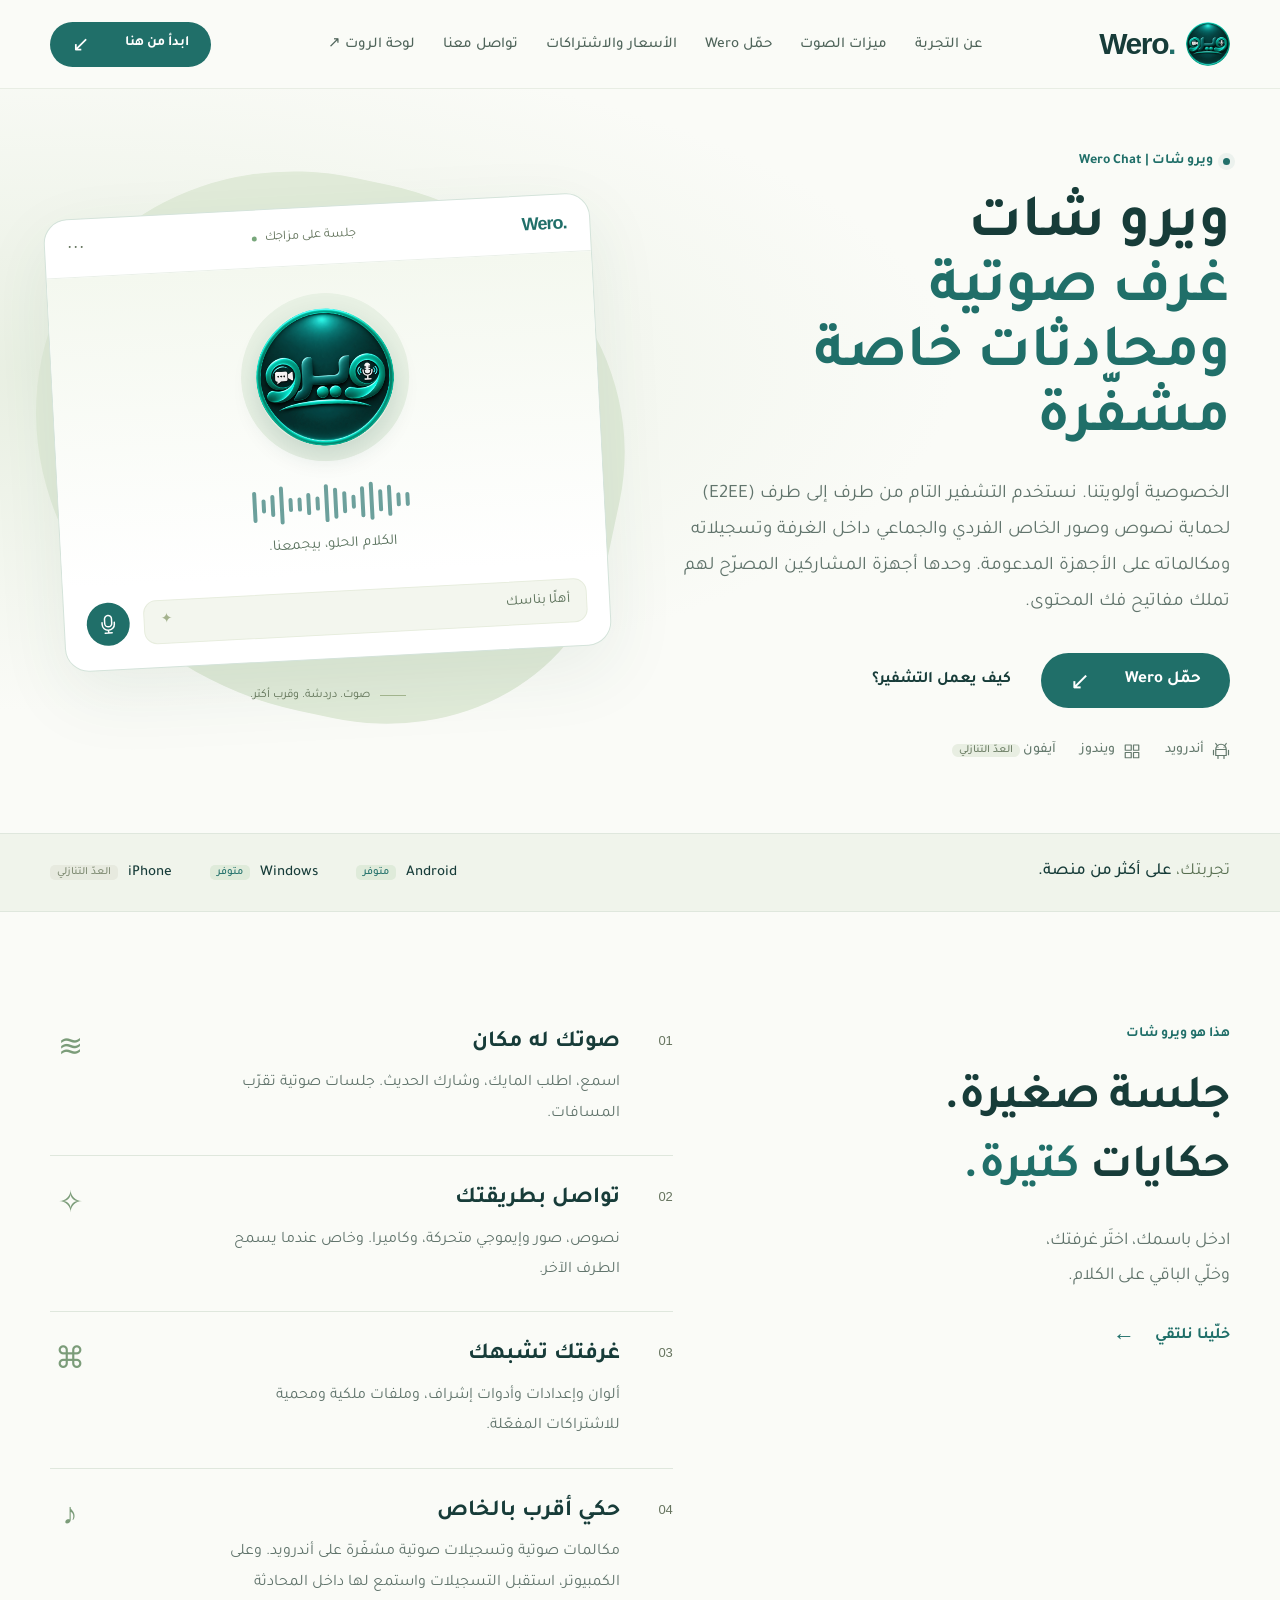
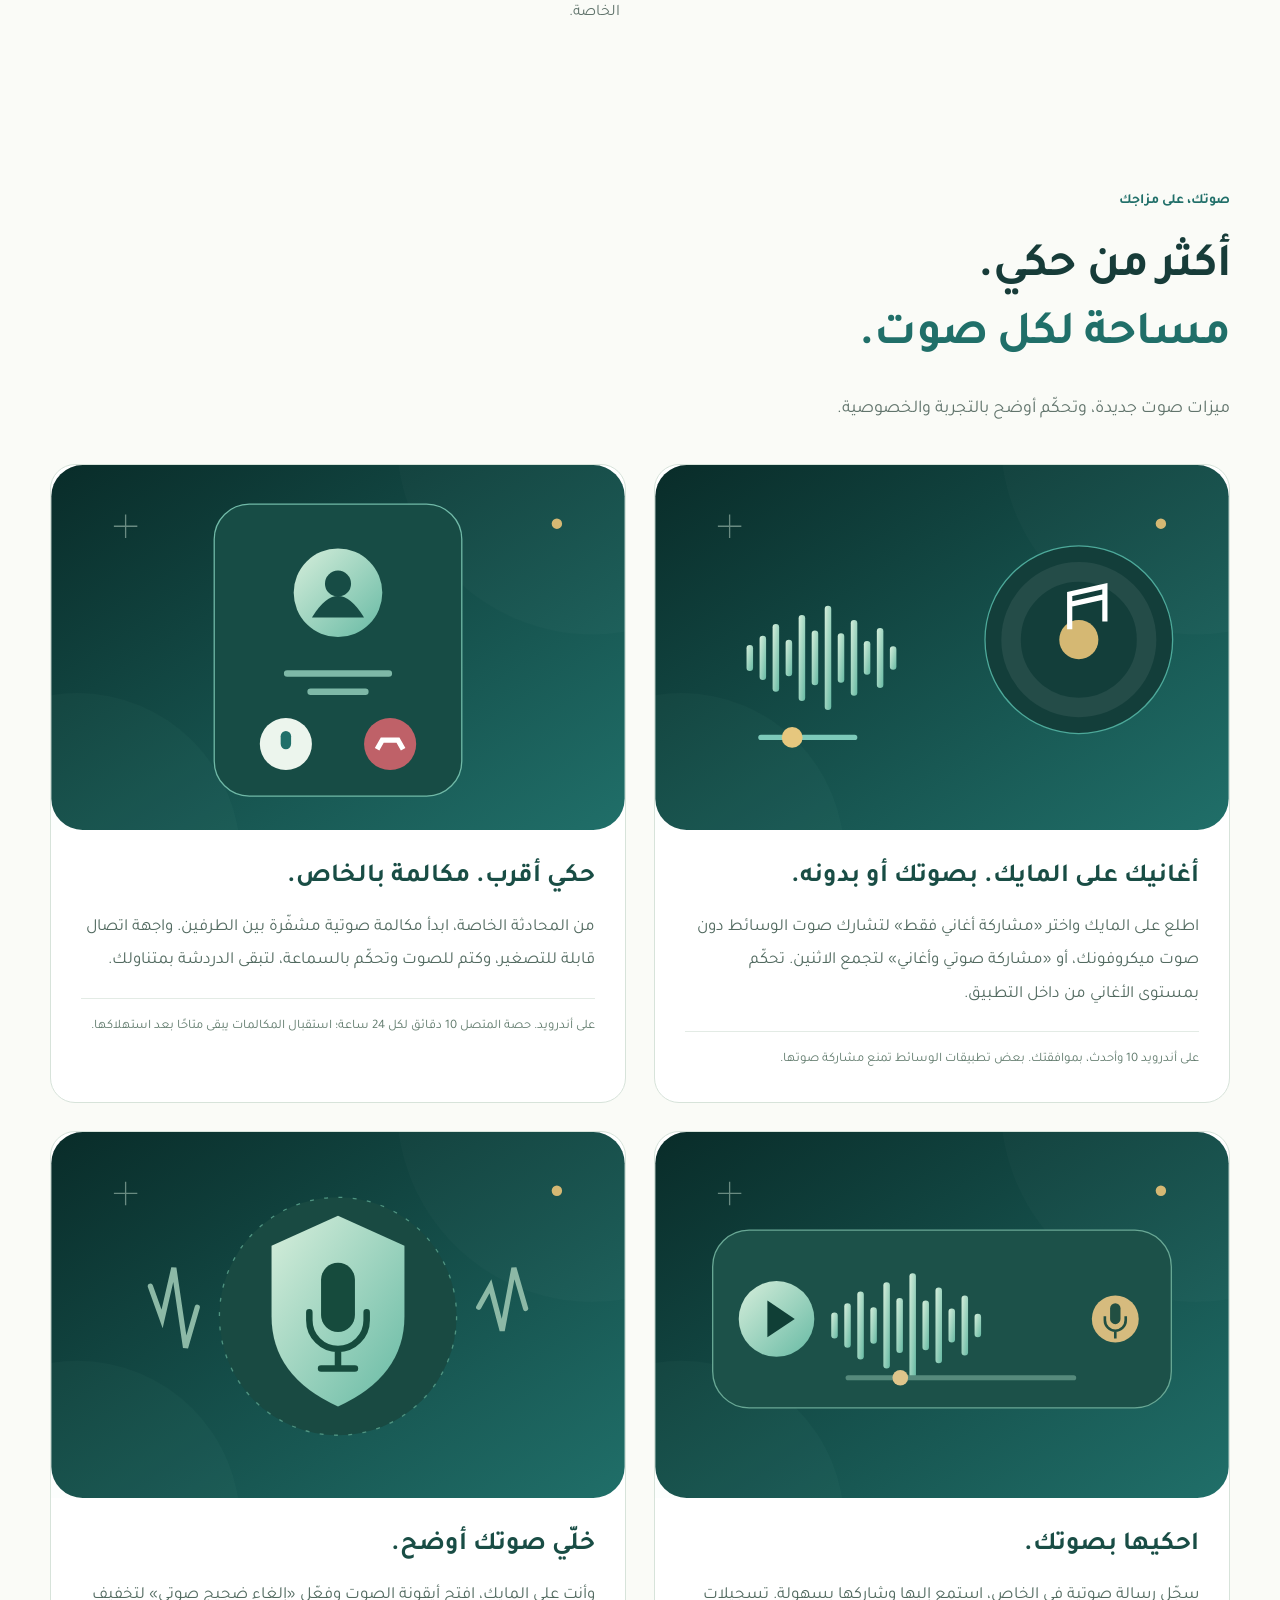
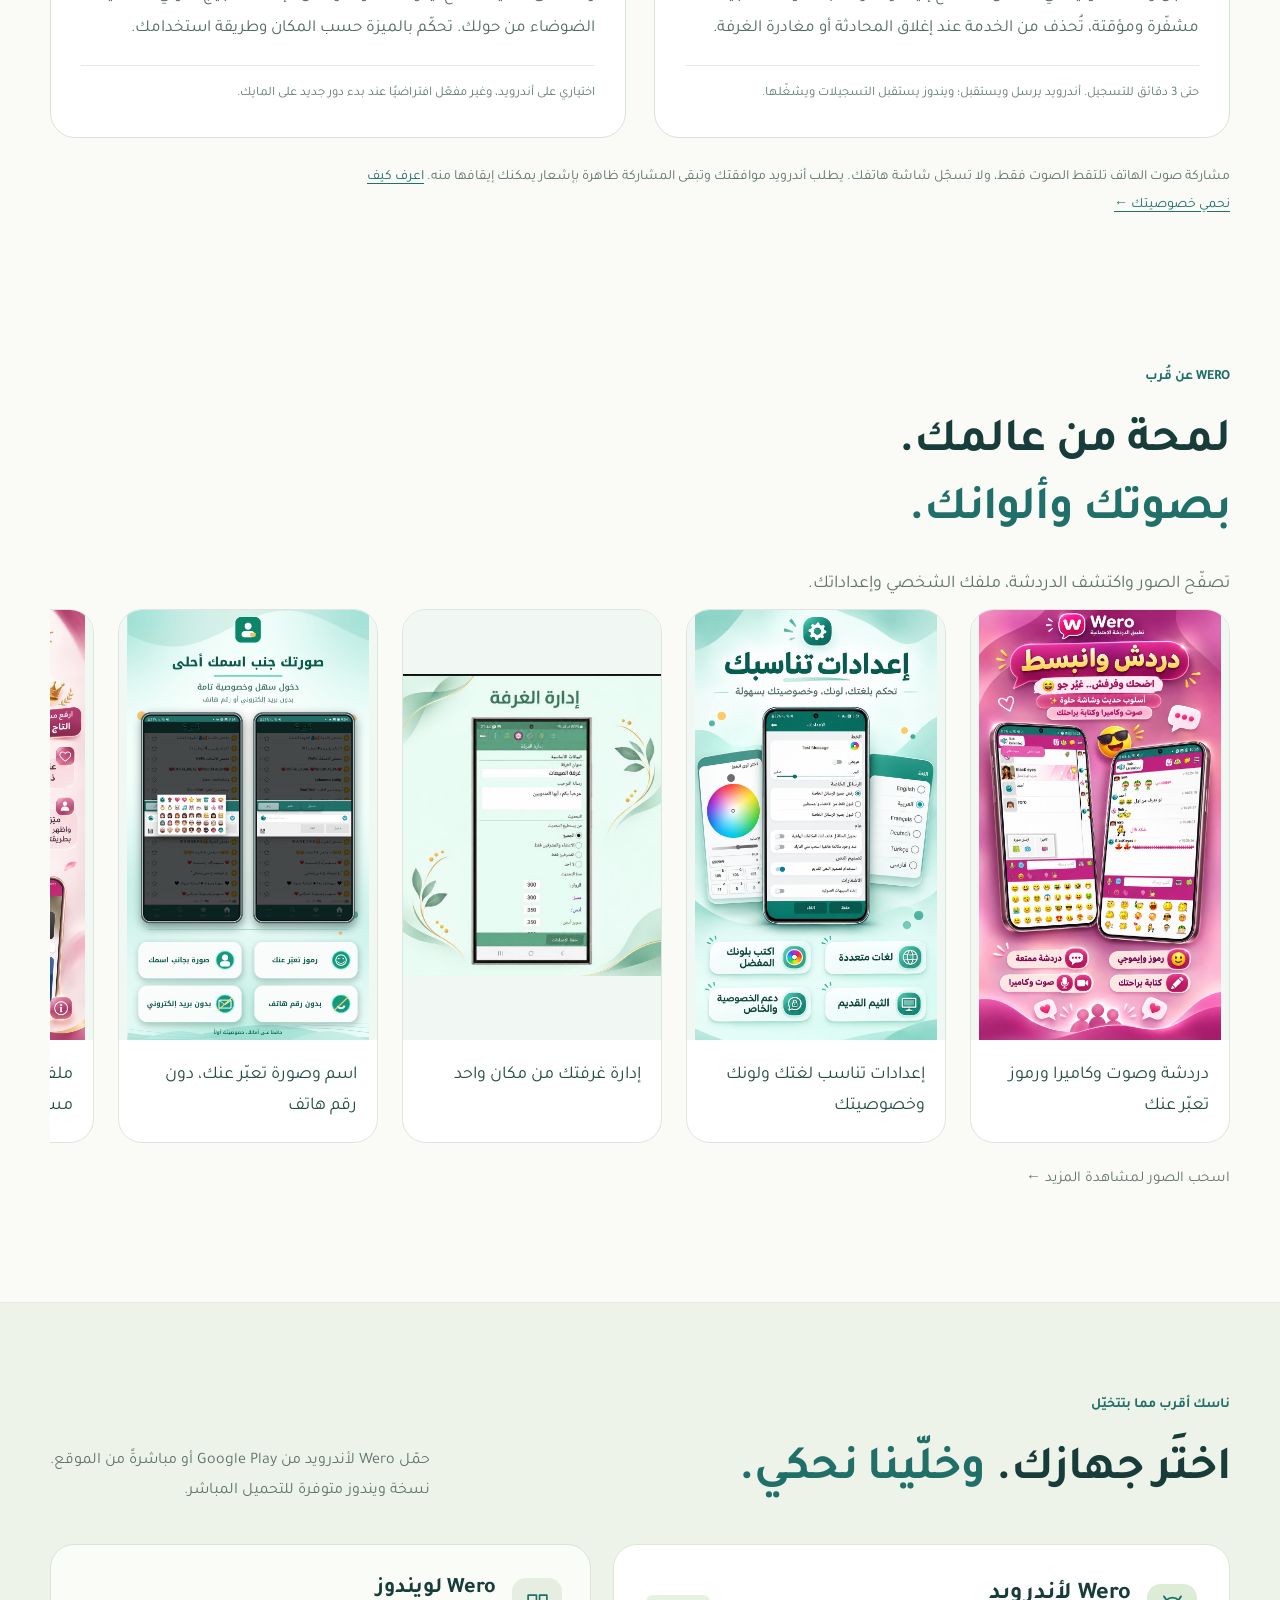
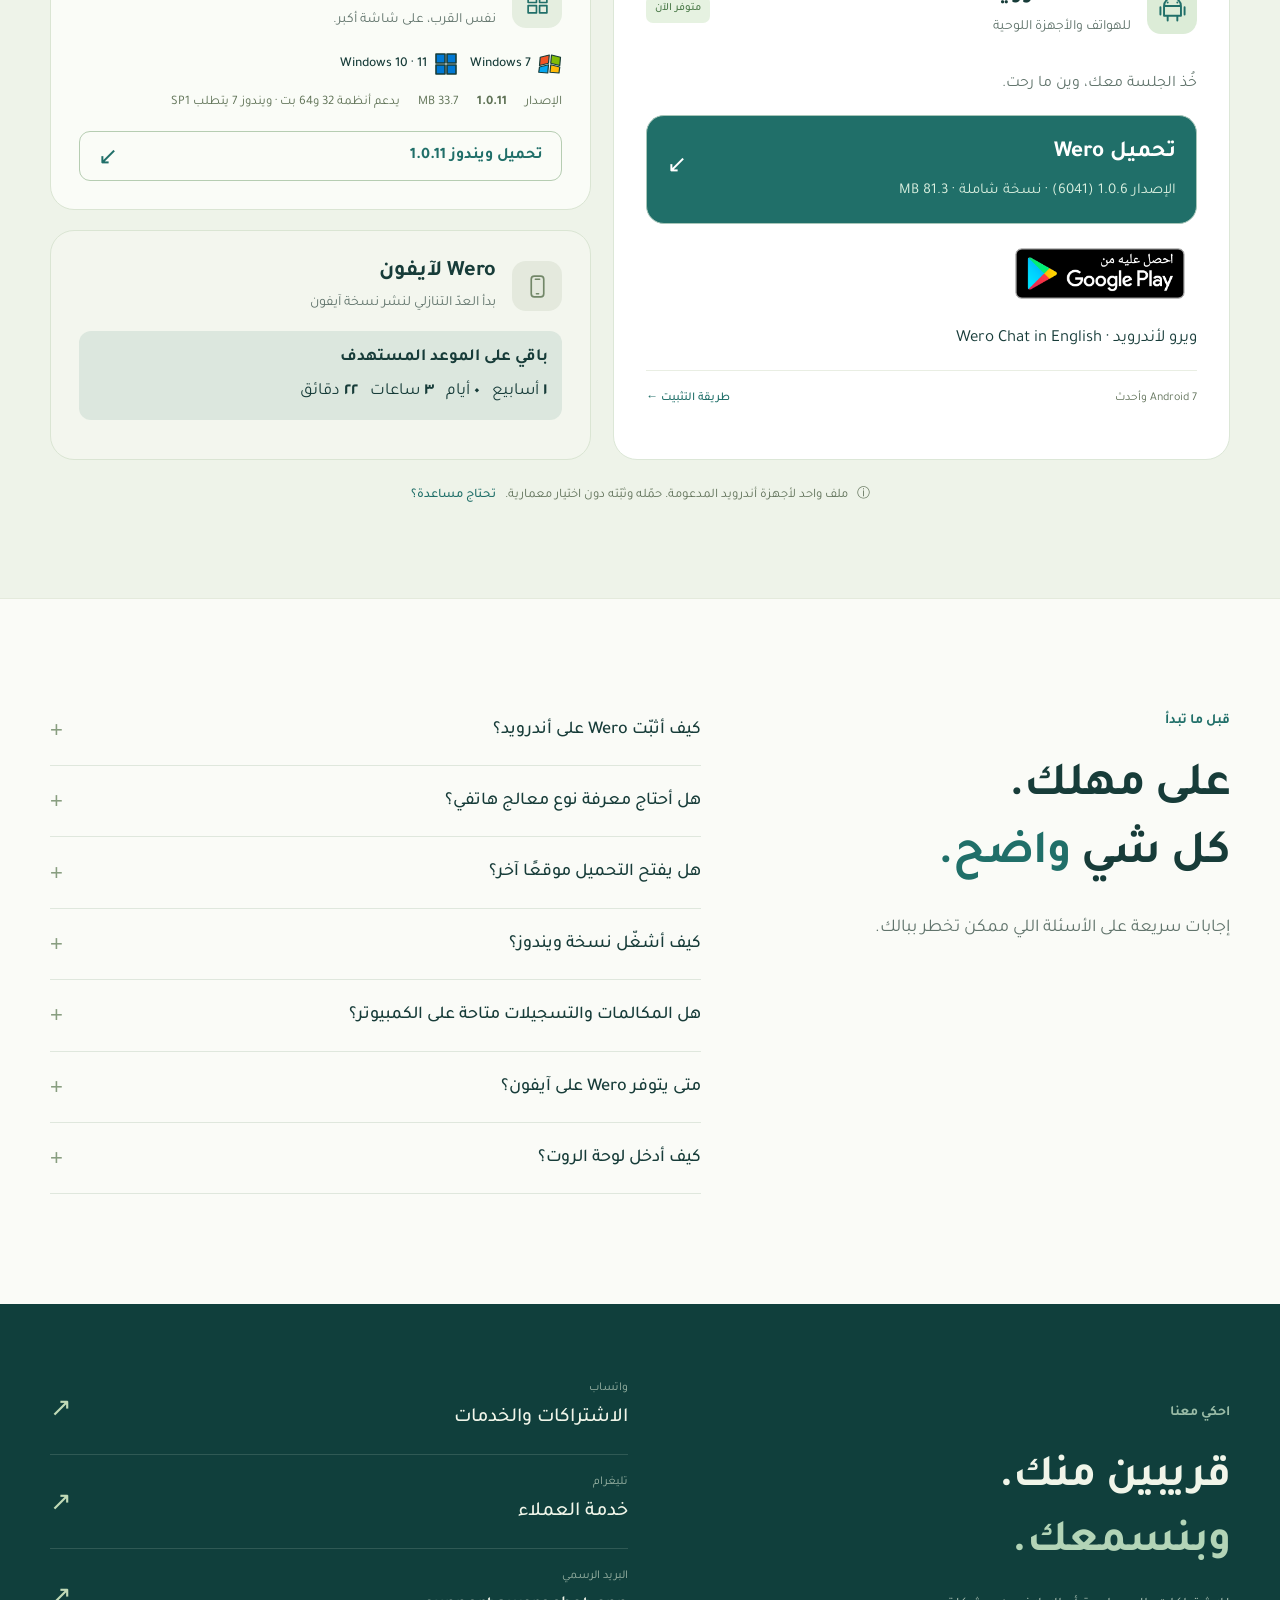
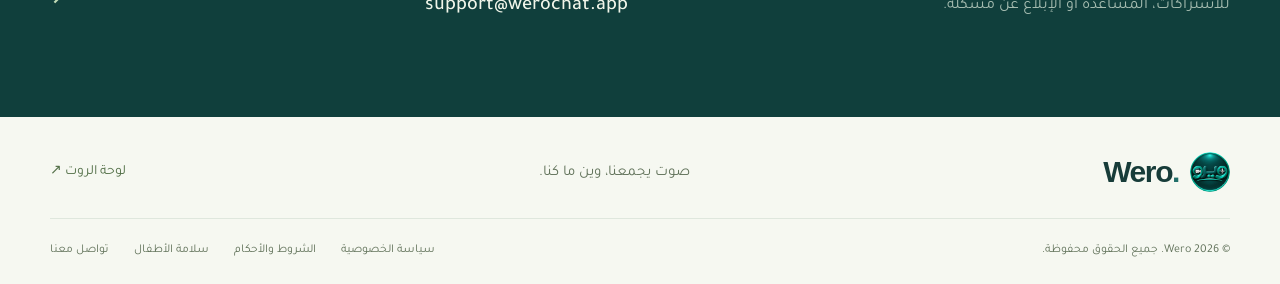
<file: index.html>
<!doctype html>
<html lang="ar" dir="rtl">
<head>
  <meta charset="utf-8">
  <meta name="viewport" content="width=device-width,initial-scale=1">
  <meta name="theme-color" content="#206F69">
  <meta name="description" content="ويرو شات: غرف دردشة صوتية، وخاص فردي وجماعي مشفّر من طرف إلى طرف. تعرف على مزايا أندرويد وويندوز وأسعار الاشتراكات.">
  <meta name="robots" content="index, follow">
  <meta property="og:type" content="website">
  <meta property="og:site_name" content="ويرو شات | Wero Chat">
  <meta property="og:title" content="ويرو شات | دردشة صوتية وتشفير الخاص من طرف إلى طرف">
  <meta property="og:description" content="ويرو شات: غرف دردشة صوتية، وخاص فردي وجماعي مشفّر من طرف إلى طرف. تعرف على مزايا أندرويد وويندوز وأسعار الاشتراكات.">
  <meta property="og:url" content="https://werochat.app/">
  <meta property="og:image" content="https://werochat.app/assets/wero-icon.png">
  <meta property="og:image:alt" content="شعار تطبيق ويرو شات Wero Chat">
  <meta name="twitter:card" content="summary">
  <meta name="twitter:title" content="ويرو شات | دردشة صوتية وتشفير الخاص من طرف إلى طرف">
  <meta name="twitter:description" content="ويرو شات: غرف دردشة صوتية، وخاص فردي وجماعي مشفّر من طرف إلى طرف. تعرف على مزايا أندرويد وويندوز وأسعار الاشتراكات.">
  <meta name="twitter:image" content="https://werochat.app/assets/wero-icon.png">
  <script type="application/ld+json">
{
  "@context": "https://schema.org",
  "@graph": [
    {
      "@type": "WebSite",
      "@id": "https://werochat.app/#website",
      "url": "https://werochat.app/",
      "name": "ويرو شات",
      "alternateName": [
        "Wero Chat",
        "ويرو",
        "Wero"
      ],
      "inLanguage": "ar",
      "publisher": {
        "@id": "https://werochat.app/#organization"
      },
      "description": "ويرو شات: غرف دردشة صوتية، وخاص فردي وجماعي مشفّر من طرف إلى طرف. تعرف على مزايا أندرويد وويندوز وأسعار الاشتراكات."
    },
    {
      "@type": "Organization",
      "@id": "https://werochat.app/#organization",
      "url": "https://werochat.app/",
      "name": "Wero Chat",
      "alternateName": "ويرو شات",
      "logo": {
        "@type": "ImageObject",
        "url": "https://werochat.app/assets/wero-icon.png"
      },
      "email": "support@werochat.app"
    },
    {
      "@type": "MobileApplication",
      "@id": "https://werochat.app/#app-android",
      "name": "Wero Chat for Android",
      "url": "https://werochat.app/android/",
      "applicationCategory": "SocialNetworkingApplication",
      "operatingSystem": "Android 7 and newer",
      "featureList": [
        "غرف صوتية",
        "بث كاميرا",
        "دردشة عامة وخاصة",
        "مكالمات صوتية خاصة",
        "تسجيلات صوتية خاصة",
        "صور وإيموجي"
      ],
      "downloadUrl": "https://werochat.app/download/wero-android.apk",
      "installUrl": "https://play.google.com/store/apps/details?id=com.wero.wero_new",
      "sameAs": "https://play.google.com/store/apps/details?id=com.wero.wero_new",
      "image": "https://werochat.app/assets/wero-icon.png",
      "publisher": {
        "@id": "https://werochat.app/#organization"
      },
      "offers": {
        "@type": "Offer",
        "price": "0",
        "priceCurrency": "USD"
      }
    },
    {
      "@type": "SoftwareApplication",
      "@id": "https://werochat.app/#app-windows",
      "name": "Wero Chat for Windows",
      "url": "https://werochat.app/#download",
      "applicationCategory": "SocialNetworkingApplication",
      "operatingSystem": "Windows 7 SP1, Windows 10, Windows 11 (x86 and x64 through WoW64)",
      "featureList": [
        "غرف صوتية",
        "دردشة عامة وخاصة",
        "بث كاميرا",
        "استقبال التسجيلات الصوتية في الخاص"
      ],
      "downloadUrl": "https://werochat.app/download/wero-windows.exe",
      "image": "https://werochat.app/assets/wero-icon.png",
      "publisher": {
        "@id": "https://werochat.app/#organization"
      },
      "offers": {
        "@type": "Offer",
        "price": "0",
        "priceCurrency": "USD"
      }
    }
  ]
}
</script>
  <link rel="canonical" href="https://werochat.app/">
  <link rel="alternate" hreflang="ar" href="https://werochat.app/">
  <link rel="alternate" hreflang="en" href="https://werochat.app/en/">
  <link rel="alternate" hreflang="x-default" href="https://werochat.app/">
  <link rel="icon" href="/favicon.ico" sizes="any">
  <link rel="icon" type="image/png" href="/favicon.png">
  <link rel="apple-touch-icon" href="/favicon.png">
  <link rel="preload" href="/assets/Tajawal-Bold.ttf" as="font" type="font/ttf" crossorigin>
  <link rel="stylesheet" href="/site.css?v=audio6040-google-play">
  <script defer src="/download.js?v=70cee8c14d38"></script><link rel="stylesheet" href="/prices/wero-public.css"><script defer src="/prices/iphone-countdown.js"></script>
  <title>ويرو شات | دردشة صوتية وتشفير الخاص من طرف إلى طرف</title>
</head>
<body>
<a class="skip" href="#main">انتقل إلى المحتوى</a>
<header>
  <nav class="wrap nav" aria-label="التنقل الرئيسي">
    <a class="brand" href="#home" aria-label="Wero، الرئيسية"><img src="/assets/wero-icon.png" width="44" height="44" alt=""><span dir="ltr">Wero<span class="brand-dot">.</span></span></a>
    <button id="nav-toggle" class="icon-button" aria-label="فتح القائمة" aria-controls="nav-links" aria-expanded="false"><span></span><span></span></button>
    <div id="nav-links"><a href="#experience">عن التجربة</a><a href="#audio">ميزات الصوت</a><a href="#download">حمّل Wero</a><a href="/prices/">الأسعار والاشتراكات</a><a href="#support">تواصل معنا</a><a href="/root_panel/">لوحة الروت <span aria-hidden="true">↗</span></a></div>
    <a class="button nav-download" href="#download">ابدأ من هنا <span aria-hidden="true">↙</span></a>
  </nav>
</header>
<main id="main">
  <section class="hero" id="home">
    <div class="wrap hero-grid">
      <div class="hero-copy">
        <p class="eyebrow"><span class="live-dot" aria-hidden="true"></span> ويرو شات | Wero Chat</p>
        <h1>ويرو شات<br><span>غرف صوتية ومحادثات خاصة مشفّرة</span></h1>
        <p class="hero-description">الخصوصية أولويتنا. نستخدم التشفير التام من طرف إلى طرف (E2EE) لحماية نصوص وصور الخاص الفردي والجماعي داخل الغرفة وتسجيلاته ومكالماته على الأجهزة المدعومة. وحدها أجهزة المشاركين المصرّح لهم تملك مفاتيح فك المحتوى.</p>
        <div class="hero-actions"><a class="button" href="#download">حمّل Wero <span aria-hidden="true">↙</span></a><a class="text-link" href="/security/">كيف يعمل التشفير؟</a></div>
        <div class="hero-platforms" aria-label="المنصات"><span><svg viewBox="0 0 24 24" aria-hidden="true"><path d="m7 5-2-3m12 3 2-3M5 10a7 7 0 0 1 14 0Zm0 0v8h14v-8M8 18v4m8-4v4M2 11v6m20-6v6"/><path d="M8 7h.01M16 7h.01"/></svg>أندرويد</span><span><svg viewBox="0 0 24 24" aria-hidden="true"><path d="M3 4h8v7H3zm11 0h7v7h-7zM3 14h8v7H3zm11 0h7v7h-7z"/></svg>ويندوز</span><span class="soon"><a href="#iphone-launch">آيفون <small>العدّ التنازلي</small></a></span></div>
      </div>
      <div class="hero-visual" aria-label="رسم توضيحي لتجربة الصوت والدردشة في Wero">
        <div class="visual-backdrop" aria-hidden="true"></div>
        <div class="room-preview">
          <div class="preview-bar"><span class="preview-brand" dir="ltr">Wero.</span><span class="preview-room">جلسة على مزاجك <i aria-hidden="true"></i></span><span class="preview-menu" aria-hidden="true">•••</span></div>
          <div class="preview-stage"><div class="logo-halo"><img src="/assets/wero-icon.png" alt="شعار Wero" width="144" height="144"></div><div class="sound-line" aria-hidden="true"><i></i><i></i><i></i><i></i><i></i><i></i><i></i><i></i><i></i><i></i><i></i><i></i><i></i><i></i><i></i><i></i><i></i><i></i></div><p>الكلام الحلو، بيجمعنا.</p></div>
          <div class="preview-bottom"><div class="demo-bubble">أهلًا بناسك <span aria-hidden="true">✦</span></div><span class="mic-circle" aria-hidden="true"><svg viewBox="0 0 24 24"><rect x="8" y="2" width="8" height="13" rx="4"/><path d="M5 10v2a7 7 0 0 0 14 0v-2M12 19v3m-4 0h8"/></svg></span></div>
        </div>
        <div class="visual-caption"><span class="caption-line" aria-hidden="true"></span> صوت. دردشة. وقرب أكتر.</div>
      </div>
    </div>
  </section>
  <section class="platform-ribbon" aria-label="توفر التطبيق"><div class="wrap ribbon-inner"><p>تجربتك، <strong>على أكثر من منصة.</strong></p><div><span>Android <b>متوفر</b></span><span>Windows <b>متوفر</b></span><span>iPhone <b class="muted-badge">العدّ التنازلي</b></span></div></div></section>
  <section class="section wrap experience-grid" id="experience">
    <div class="section-heading"><p class="eyebrow">هذا هو ويرو شات</p><h2>جلسة صغيرة.<br>حكايات <span>كتيرة.</span></h2><p>ادخل باسمك، اختَر غرفتك،<br>وخلّي الباقي على الكلام.</p><a class="text-link" href="#download">خلّينا نلتقي <span aria-hidden="true">←</span></a></div>
    <div class="feature-list"><article><span class="feature-number">01</span><div><h3>صوتك له مكان</h3><p>اسمع، اطلب المايك، وشارك الحديث. جلسات صوتية تقرّب المسافات.</p></div><span class="feature-glyph" aria-hidden="true">≋</span></article><article><span class="feature-number">02</span><div><h3>تواصل بطريقتك</h3><p>نصوص، صور وإيموجي متحركة، وكاميرا. وخاص عندما يسمح الطرف الآخر.</p></div><span class="feature-glyph" aria-hidden="true">✧</span></article><article><span class="feature-number">03</span><div><h3>غرفتك تشبهك</h3><p>ألوان وإعدادات وأدوات إشراف، وملفات ملكية ومحمية للاشتراكات المفعّلة.</p></div><span class="feature-glyph" aria-hidden="true">⌘</span></article><article><span class="feature-number">04</span><div><h3>حكي أقرب بالخاص</h3><p>مكالمات صوتية وتسجيلات صوتية مشفّرة على أندرويد. وعلى الكمبيوتر، استقبل التسجيلات واستمع لها داخل المحادثة الخاصة.</p></div><span class="feature-glyph" aria-hidden="true">♪</span></article></div>
  </section>
<section class="section wrap audio-features" id="audio"><div class="section-heading"><p class="eyebrow">صوتك، على مزاجك</p><h2>أكثر من حكي.<br><span>مساحة لكل صوت.</span></h2><p>ميزات صوت جديدة، وتحكّم أوضح بالتجربة والخصوصية.</p></div><div class="audio-grid"><article class="audio-card"><img src="/assets/features/music.svg" width="440" height="280" loading="lazy" decoding="async" alt="رسم توضيحي: أغانيك على المايك. بصوتك أو بدونه."><div class="audio-copy"><h3>أغانيك على المايك. بصوتك أو بدونه.</h3><p>اطلع على المايك واختر «مشاركة أغاني فقط» لتشارك صوت الوسائط دون صوت ميكروفونك، أو «مشاركة صوتي وأغاني» لتجمع الاثنين. تحكّم بمستوى الأغاني من داخل التطبيق.</p><small>على أندرويد 10 وأحدث، بموافقتك. بعض تطبيقات الوسائط تمنع مشاركة صوتها.</small></div></article><article class="audio-card"><img src="/assets/features/call.svg" width="440" height="280" loading="lazy" decoding="async" alt="رسم توضيحي: حكي أقرب. مكالمة بالخاص."><div class="audio-copy"><h3>حكي أقرب. مكالمة بالخاص.</h3><p>من المحادثة الخاصة، ابدأ مكالمة صوتية مشفّرة بين الطرفين. واجهة اتصال قابلة للتصغير، وكتم للصوت وتحكّم بالسماعة، لتبقى الدردشة بمتناولك.</p><small>على أندرويد. حصة المتصل 10 دقائق لكل 24 ساعة؛ استقبال المكالمات يبقى متاحًا بعد استهلاكها.</small></div></article><article class="audio-card"><img src="/assets/features/voice.svg" width="440" height="280" loading="lazy" decoding="async" alt="رسم توضيحي: احكيها بصوتك."><div class="audio-copy"><h3>احكيها بصوتك.</h3><p>سجّل رسالة صوتية في الخاص، استمع إليها وشاركها بسهولة. تسجيلات مشفّرة ومؤقتة، تُحذف من الخدمة عند إغلاق المحادثة أو مغادرة الغرفة.</p><small>حتى 3 دقائق للتسجيل. أندرويد يرسل ويستقبل؛ ويندوز يستقبل التسجيلات ويشغّلها.</small></div></article><article class="audio-card"><img src="/assets/features/noise.svg" width="440" height="280" loading="lazy" decoding="async" alt="رسم توضيحي: خلّي صوتك أوضح."><div class="audio-copy"><h3>خلّي صوتك أوضح.</h3><p>وأنت على المايك، افتح أيقونة الصوت وفعّل «إلغاء ضجيج صوتي» لتخفيف الضوضاء من حولك. تحكّم بالميزة حسب المكان وطريقة استخدامك.</p><small>اختياري على أندرويد، وغير مفعّل افتراضيًا عند بدء دور جديد على المايك.</small></div></article></div><p class="audio-disclosure">مشاركة صوت الهاتف تلتقط الصوت فقط، ولا تسجّل شاشة هاتفك. يطلب أندرويد موافقتك وتبقى المشاركة ظاهرة بإشعار يمكنك إيقافها منه. <a href="/privacy/">اعرف كيف نحمي خصوصيتك ←</a></p></section>
  <section class="section wrap showcase-section" id="explore"><div class="section-heading"><p class="eyebrow">WERO عن قُرب</p><h2>لمحة من عالمك.<br><span>بصوتك وألوانك.</span></h2><p>تصفّح الصور واكتشف الدردشة، ملفك الشخصي وإعداداتك.</p></div><div class="showcase-strip" tabindex="0" aria-label="صور ميزات Wero — اسحب لمشاهدة المزيد"><figure class="showcase-card"><img src="/assets/wero-chat.jpg" width="941" height="1672" loading="lazy" decoding="async" alt="دردشة وصوت وكاميرا ورموز تعبّر عنك"><figcaption>دردشة وصوت وكاميرا ورموز تعبّر عنك</figcaption></figure><figure class="showcase-card"><img src="/assets/wero-settings.jpg" width="941" height="1672" loading="lazy" decoding="async" alt="إعدادات تناسب لغتك ولونك وخصوصيتك"><figcaption>إعدادات تناسب لغتك ولونك وخصوصيتك</figcaption></figure><figure class="showcase-card"><img src="/assets/wero-room.jpg" width="856" height="1002" loading="lazy" decoding="async" alt="إدارة غرفتك من مكان واحد"><figcaption>إدارة غرفتك من مكان واحد</figcaption></figure><figure class="showcase-card"><img src="/assets/wero-login.jpg" width="941" height="1672" loading="lazy" decoding="async" alt="اسم وصورة تعبّر عنك، دون رقم هاتف"><figcaption>اسم وصورة تعبّر عنك، دون رقم هاتف</figcaption></figure><figure class="showcase-card"><img src="/assets/wero-profile.jpg" width="941" height="1672" loading="lazy" decoding="async" alt="ملفك وصورك واهتماماتك في مساحة خاصة بك"><figcaption>ملفك وصورك واهتماماتك في مساحة خاصة بك</figcaption></figure></div><p class="showcase-hint">اسحب الصور لمشاهدة المزيد ←</p></section>
  <section class="download-section" id="download"><div class="wrap">
    <div class="download-heading"><div><p class="eyebrow">ناسك أقرب مما بتتخيّل</p><h2>اختَر جهازك.<br class="mobile-break"> <span>وخلّينا نحكي.</span></h2></div><p>حمّل Wero لأندرويد من Google Play أو مباشرةً من الموقع.<br>نسخة ويندوز متوفرة للتحميل المباشر.</p></div>
    <div class="download-grid">
      <article class="android-panel"><div class="os-heading"><div class="os-icon android-icon" aria-hidden="true"><svg viewBox="0 0 24 24"><path d="m7 5-2-3m12 3 2-3M5 10a7 7 0 0 1 14 0Zm0 0v8h14v-8M8 18v4m8-4v4M2 11v6m20-6v6"/><path d="M8 7h.01M16 7h.01"/></svg></div><div><h3>Wero لأندرويد</h3><p>للهواتف والأجهزة اللوحية</p></div><span class="available-tag">متوفر الآن</span></div>
        <p class="android-description">خُذ الجلسة معك، وين ما رحت.</p>
        
        <a class="android-choice recommended" href="/download/wero-android.apk" download="Wero.apk"><span><strong>تحميل Wero</strong><small data-release-details="android">نسخة شاملة · أحدث إصدار متوفر</small></span><span aria-hidden="true">↙</span></a>
        <div class="google-play-download"><a href="https://play.google.com/store/apps/details?id=com.wero.wero_new"><img src="/assets/google-play-ar.png" width="194" height="75" alt="تحميل ويرو عبر Google Play"></a><p><a href="/android/">ويرو لأندرويد</a> · <a href="/en/" lang="en" hreflang="en">Wero Chat in English</a></p></div>
        <div class="android-foot"><span>Android 7 وأحدث</span><a href="#install-help">طريقة التثبيت <span aria-hidden="true">←</span></a></div>
      </article>
      <div class="other-platforms" id="coming-soon"><article class="platform-panel"><div class="os-heading"><div class="os-icon" aria-hidden="true"><svg viewBox="0 0 24 24"><path d="M3 4h8v7H3zm11 0h7v7h-7zM3 14h8v7H3zm11 0h7v7h-7z"/></svg></div><div><h3>Wero لويندوز</h3><p>نفس القرب، على شاشة أكبر.</p></div></div><div class="windows-support"><span class="windows-version"><svg viewBox="0 0 32 26" aria-hidden="true"><path fill="#f35325" d="M3 4 15 1 14 12 2 15Z"/><path fill="#81bc06" d="m18 1 12 3-1 11-12-3Z"/><path fill="#05a6f0" d="m2 17 12-3-1 11L1 24Z"/><path fill="#ffba08" d="m17 14 12 3-1 8-12-1Z"/></svg><b>Windows 7</b></span><span class="windows-version"><svg viewBox="0 0 24 24" aria-hidden="true"><path fill="#0078d4" d="M2 2h9v9H2zm11 0h9v9h-9zM2 13h9v9H2zm11 0h9v9h-9z"/></svg><b>Windows 10 · 11</b></span></div><p class="platform-spec">الإصدار <b dir="ltr">أحدث إصدار</b> <span data-release-details="windows"></span><span>يدعم أنظمة 32 و64 بت · ويندوز 7 يتطلب SP1</span></p><a class="platform-download" href="/download/wero-windows.exe" download="Wero-Setup.exe">تحميل ويندوز 1.0.11 <span aria-hidden="true">↙</span></a></article>
      <article class="platform-panel iphone-panel" id="iphone-launch"><div class="os-heading"><div class="os-icon iphone-icon" aria-hidden="true"><svg viewBox="0 0 24 24"><rect x="6" y="2" width="12" height="20" rx="3"/><path d="M10 5h4m-3 14h2"/></svg></div><div><h3>Wero لآيفون</h3><p>بدأ العدّ التنازلي لنشر نسخة آيفون</p></div></div><div class="wero-iphone-countdown" data-iphone-deadline="2026-12-12T07:50:25+03:00"><p>باقي على الموعد المستهدف</p><output hidden aria-live="off"><span><b data-unit="weeks">٣</b> أسابيع</span><span><b data-unit="days">٠</b> أيام</span><span><b data-unit="hours">٠</b> ساعات</span><span><b data-unit="minutes">٠</b> دقائق</span></output><p hidden data-countdown-finished>انتهى العدّ التنازلي. سيظهر رابط التحميل عند توفر النسخة.</p><noscript><p>الموعد المستهدف <time datetime="2026-12-12">12 ديسمبر 2026</time>.</p></noscript></div></article></div>
    </div>
    <p class="download-note"><span aria-hidden="true">ⓘ</span> ملف واحد لأجهزة أندرويد المدعومة. حمّله وثبّته دون اختيار معمارية. <a href="#install-help">تحتاج مساعدة؟</a></p>
  </div></section>
  <section class="section wrap faq-section"><div class="section-heading"><p class="eyebrow">قبل ما تبدأ</p><h2>على مهلك.<br>كل شي <span>واضح.</span></h2><p>إجابات سريعة على الأسئلة اللي ممكن تخطر ببالك.</p></div><div class="faq">
    <details id="install-help"><summary>كيف أثبّت Wero على أندرويد؟</summary><p>حمّل الملف ثم افتحه من التنزيلات واختر «تثبيت». قد يطلب أندرويد إذن التثبيت من المتصفح أو مدير الملفات. إذا ظهرت رسالة الحظر التلقائي في سامسونج، فهي تخص منع التثبيت من خارج المتاجر المعتمدة، ولا يستطيع الموقع تجاوز حماية الهاتف. احفظ بياناتك قبل حذف أي نسخة سابقة.</p></details>
    <details><summary>هل أحتاج معرفة نوع معالج هاتفي؟</summary><p>لا. رابط أندرويد يحمّل نسخة شاملة تضم المعماريات المدعومة؛ يختار الهاتف المكتبات المناسبة أثناء التثبيت.</p></details>
    <details><summary>هل يفتح التحميل موقعًا آخر؟</summary><p>شارة Google Play تفتح صفحة ويرو في المتجر. زر التحميل المباشر يبدأ تنزيل الملف من موقع Wero وقد يطلب المتصفح تأكيد التنزيل.</p></details>
    <details><summary>كيف أشغّل نسخة ويندوز؟</summary><p>افتح ملف Wero-Setup.exe واتبع معالج التثبيت: الشروط، المجلد ثم الاختصارات. يحتاج عرض الدردشة والملف إلى Microsoft WebView2 Runtime المناسب لنظامك. ويندوز 7 يحتاج SP1 ومكوّن WebView2 109 القديم الذي لم يعد يتلقى تحديثات الأمان. يُنصح بنظام مدعوم. <a href="https://developer.microsoft.com/microsoft-edge/webview2/" target="_blank" rel="noopener noreferrer">موقع Microsoft الرسمي</a>.</p></details>
    <details><summary>هل المكالمات والتسجيلات متاحة على الكمبيوتر؟</summary><p>المكالمات الصوتية وإرسال التسجيلات متاحان في المحادثات الخاصة على أندرويد. نسخة ويندوز تستقبل التسجيلات وتشغّلها داخل الخاص، ولا تدعم المكالمات أو إرسال التسجيلات. التسجيل الواحد يصل إلى ثلاث دقائق، وحصة المتصل عشر دقائق خلال كل 24 ساعة؛ يمكنه استقبال مكالمات بعد استهلاك حصته.</p></details>
    <details><summary>متى يتوفر Wero على آيفون؟</summary><p>تابع الموعد المستهدف في <a href="#iphone-launch">العدّ التنازلي لنسخة آيفون</a>. سيظهر رابط التحميل هنا عند توفر النسخة.</p></details>
    <details><summary>كيف أدخل لوحة الروت؟</summary><p>افتح <a href="/root_panel/">لوحة الروت</a> ببيانات حساب اللوحة الخارجية المفعّل لك. اسم الروت العادي لا يمنح دخول اللوحة تلقائيًا.</p></details>
  </div></section>
  <section class="support-section" id="support"><div class="wrap support-inner"><div><p class="eyebrow">احكي معنا</p><h2>قريبين منك.<br><span>وبنسمعك.</span></h2><p>للاشتراكات، المساعدة أو الإبلاغ عن مشكلة.</p></div><div class="support-links"><a href="https://wa.me/905066211531" target="_blank" rel="noopener noreferrer"><span><small>واتساب</small><strong>الاشتراكات والخدمات</strong></span><span aria-hidden="true">↗</span></a><a href="https://t.me/WeroChatSupport" target="_blank" rel="noopener noreferrer"><span><small>تليغرام</small><strong>خدمة العملاء</strong></span><span aria-hidden="true">↗</span></a><a href="mailto:support@werochat.app"><span><small>البريد الرسمي</small><strong dir="ltr">support@werochat.app</strong></span><span aria-hidden="true">↗</span></a></div></div></section>
</main>
<footer><div class="wrap footer-main"><a class="brand" href="#home"><img src="/assets/wero-icon.png" width="40" height="40" alt=""><span dir="ltr">Wero<span class="brand-dot">.</span></span></a><p>صوت يجمعنا، وين ما كنا.</p><a href="/root_panel/">لوحة الروت <span aria-hidden="true">↗</span></a></div><div class="wrap footer-bottom"><span>© <span id="year">2026</span> Wero. جميع الحقوق محفوظة.</span><div><a href="/privacy/">سياسة الخصوصية</a><a href="/conditions/#terms">الشروط والأحكام</a><a href="/conditions/#safety">سلامة الأطفال</a><a href="mailto:support@werochat.app">تواصل معنا</a></div></div></footer>
</body>
</html>
</file>
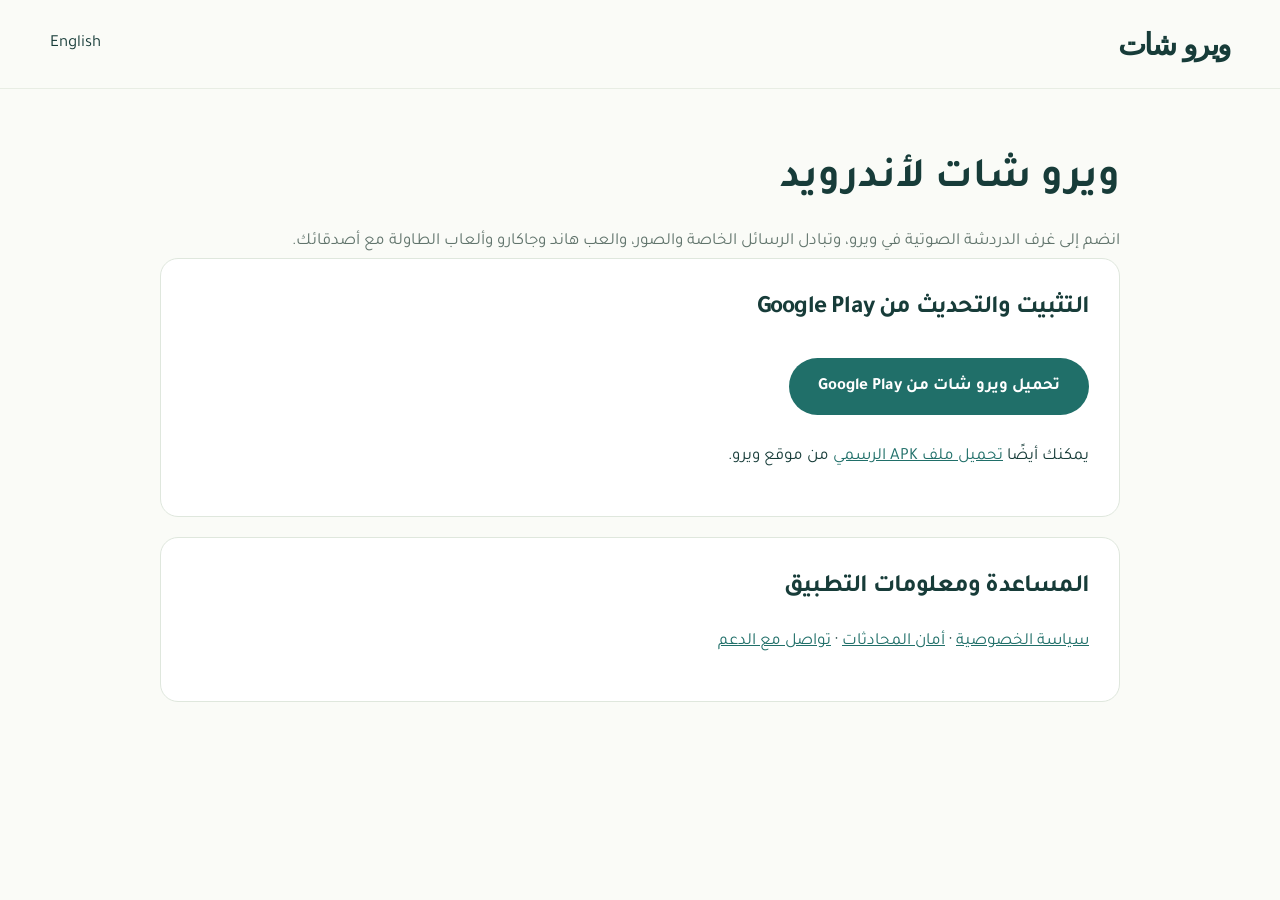
<file: android/index.html>
<!doctype html>
<html lang="ar" dir="rtl">
<head>
  <meta charset="utf-8">
  <meta name="viewport" content="width=device-width, initial-scale=1">
  <meta name="description" content="حمّل تطبيق ويرو شات الرسمي لأندرويد من Google Play أو نزّل ملف APK من موقع ويرو. انضم إلى غرف الدردشة الصوتية والعب مع أصدقائك.">
  <link rel="canonical" href="https://werochat.app/android/">
  <link rel="icon" href="/favicon.ico" sizes="any">
  <link rel="stylesheet" href="/site.css">
  <link rel="stylesheet" href="/legal.css">
  <title>تحميل ويرو شات لأندرويد من Google Play | Wero Chat</title>
</head>
<body>
  <header><nav class="wrap nav" aria-label="التنقل الرئيسي"><a class="brand" href="/">ويرو شات</a><a href="/en/" lang="en">English</a></nav></header>
  <main class="wrap policy-main">
    <h1>ويرو شات لأندرويد</h1>
    <p>انضم إلى غرف الدردشة الصوتية في ويرو، وتبادل الرسائل الخاصة والصور، والعب هاند وجاكارو وألعاب الطاولة مع أصدقائك.</p>
    <section class="policy-card" aria-labelledby="store">
      <h2 id="store">التثبيت والتحديث من Google Play</h2>
      <p><a class="button" href="https://play.google.com/store/apps/details?id=com.wero.wero_new">تحميل ويرو شات من Google Play</a></p>
      <p>يمكنك أيضًا <a href="/download/wero-android.apk">تحميل ملف APK الرسمي</a> من موقع ويرو.</p>
    </section>
    <section class="policy-card" aria-labelledby="support">
      <h2 id="support">المساعدة ومعلومات التطبيق</h2>
      <p><a href="/privacy/">سياسة الخصوصية</a> · <a href="/security/">أمان المحادثات</a> · <a href="/contact/">تواصل مع الدعم</a></p>
    </section>
  </main>
</body>
</html>
</file>
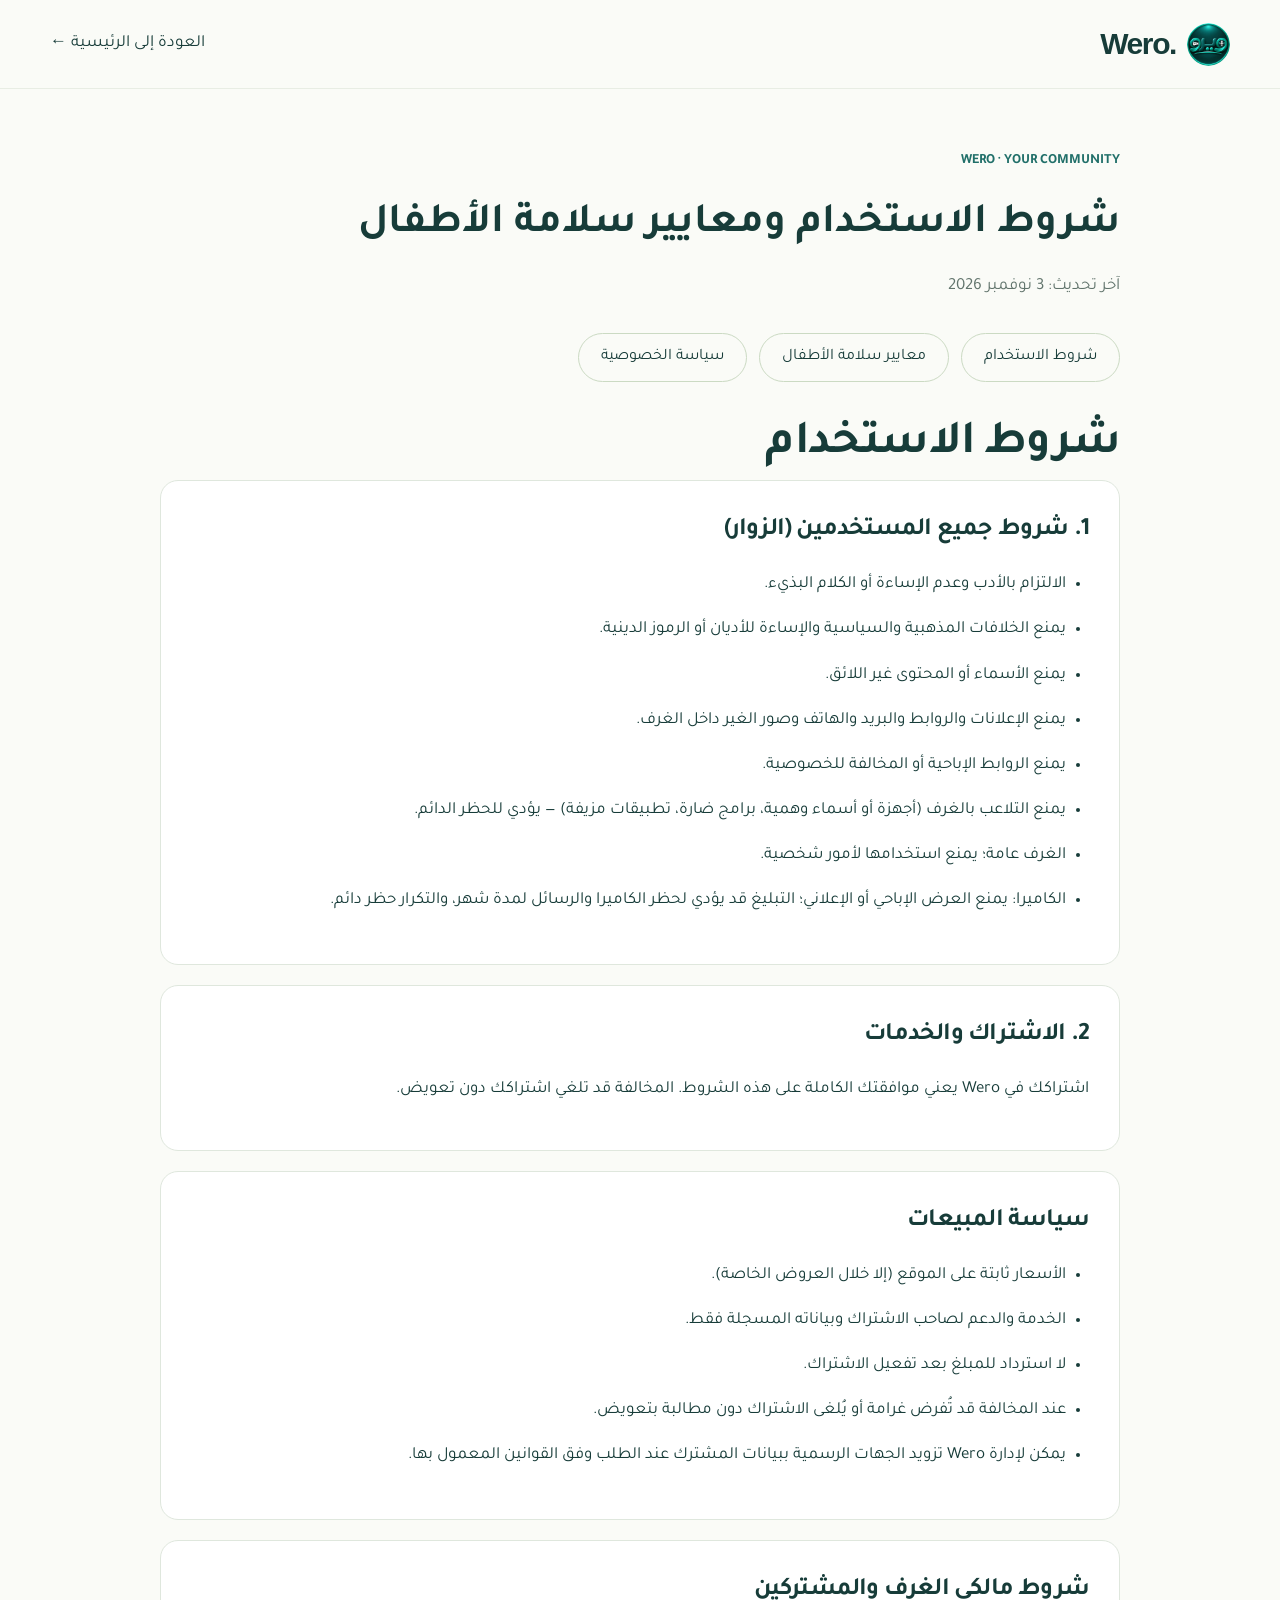
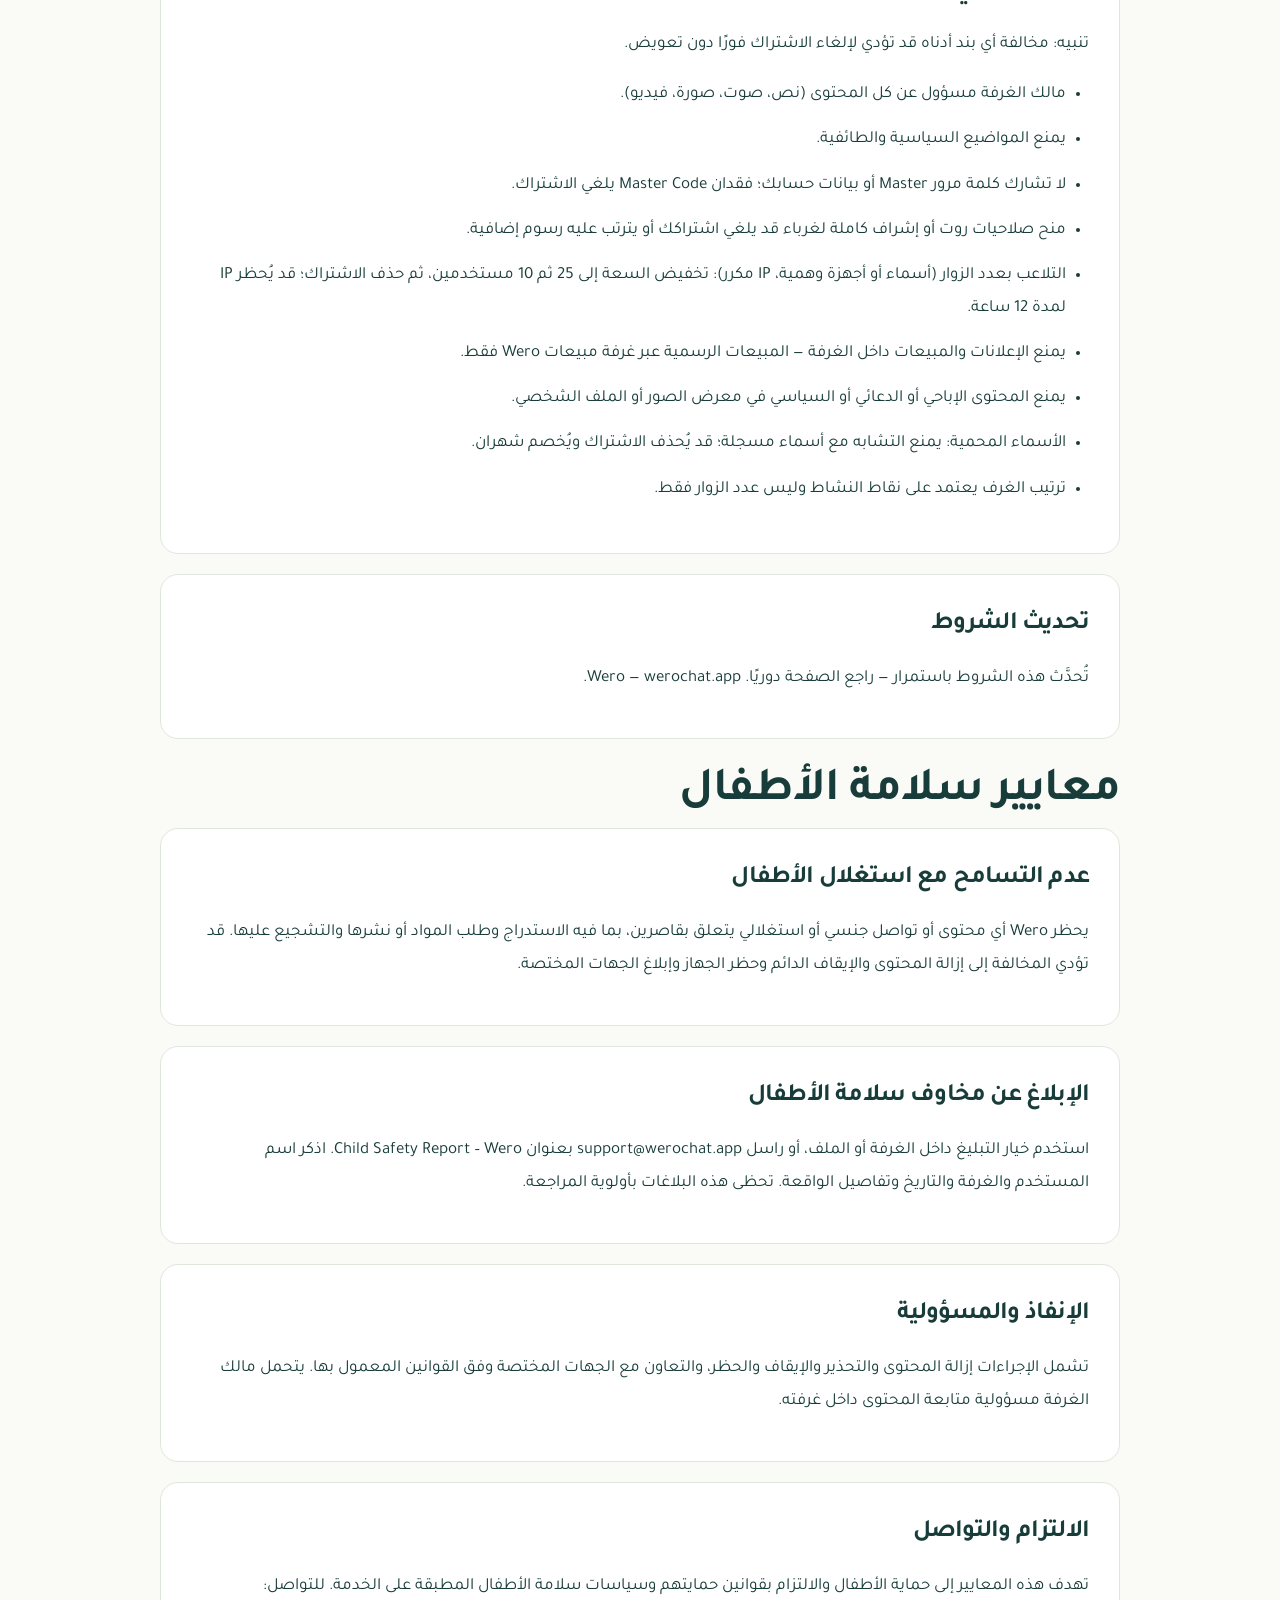
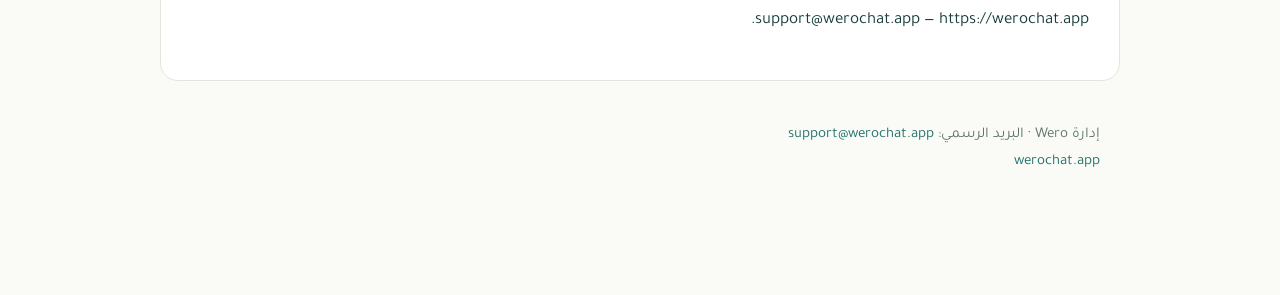
<file: conditions/index.html>
<!doctype html><html lang="ar" dir="rtl"><head><meta charset="utf-8"><meta name="viewport" content="width=device-width,initial-scale=1"><meta name="theme-color" content="#206F69"><title>شروط الاستخدام ومعايير سلامة الأطفال | Wero</title><meta name="description" content="شروط Wero وسلامة الأطفال وخصوصية بيانات مستخدمي الدردشة الصوتية والمرئية."><link rel="canonical" href="https://werochat.app/conditions/"><link rel="icon" href="/assets/wero-icon.png"><link rel="stylesheet" href="/site.css?v=privacy1103"><link rel="stylesheet" href="/legal.css?v=1"></head><body><header><nav class="wrap nav"><a class="brand" href="/"><img src="/assets/wero-icon.png" width="43" height="43" alt=""><span dir="ltr">Wero.</span></a><a href="/">العودة إلى الرئيسية ←</a></nav></header><main class="wrap policy-main"><p class="eyebrow green">WERO · YOUR COMMUNITY</p><h1>شروط الاستخدام ومعايير سلامة الأطفال</h1><p>آخر تحديث: 3 نوفمبر 2026</p><nav class="policy-tabs" aria-label="الصفحات القانونية"><a href="/conditions/#terms">شروط الاستخدام</a><a href="/conditions/#safety">معايير سلامة الأطفال</a><a href="/privacy/">سياسة الخصوصية</a></nav><div id="terms"><h2>شروط الاستخدام</h2><section class="policy-card"><h2>1. شروط جميع المستخدمين (الزوار)</h2><ul><li>الالتزام بالأدب وعدم الإساءة أو الكلام البذيء.</li><li>يمنع الخلافات المذهبية والسياسية والإساءة للأديان أو الرموز الدينية.</li><li>يمنع الأسماء أو المحتوى غير اللائق.</li><li>يمنع الإعلانات والروابط والبريد والهاتف وصور الغير داخل الغرف.</li><li>يمنع الروابط الإباحية أو المخالفة للخصوصية.</li><li>يمنع التلاعب بالغرف (أجهزة أو أسماء وهمية، برامج ضارة، تطبيقات مزيفة) — يؤدي للحظر الدائم.</li><li>الغرف عامة؛ يمنع استخدامها لأمور شخصية.</li><li>الكاميرا: يمنع العرض الإباحي أو الإعلاني؛ التبليغ قد يؤدي لحظر الكاميرا والرسائل لمدة شهر، والتكرار حظر دائم.</li></ul></section><section class="policy-card"><h2>2. الاشتراك والخدمات</h2><p>اشتراكك في Wero يعني موافقتك الكاملة على هذه الشروط. المخالفة قد تلغي اشتراكك دون تعويض.</p></section><section class="policy-card"><h2>سياسة المبيعات</h2><ul><li>الأسعار ثابتة على الموقع (إلا خلال العروض الخاصة).</li><li>الخدمة والدعم لصاحب الاشتراك وبياناته المسجلة فقط.</li><li>لا استرداد للمبلغ بعد تفعيل الاشتراك.</li><li>عند المخالفة قد تُفرض غرامة أو يُلغى الاشتراك دون مطالبة بتعويض.</li><li>يمكن لإدارة Wero تزويد الجهات الرسمية ببيانات المشترك عند الطلب وفق القوانين المعمول بها.</li></ul></section><section class="policy-card"><h2>شروط مالكي الغرف والمشتركين</h2><p>تنبيه: مخالفة أي بند أدناه قد تؤدي لإلغاء الاشتراك فورًا دون تعويض.</p><ul><li>مالك الغرفة مسؤول عن كل المحتوى (نص، صوت، صورة، فيديو).</li><li>يمنع المواضيع السياسية والطائفية.</li><li>لا تشارك كلمة مرور Master أو بيانات حسابك؛ فقدان Master Code يلغي الاشتراك.</li><li>منح صلاحيات روت أو إشراف كاملة لغرباء قد يلغي اشتراكك أو يترتب عليه رسوم إضافية.</li><li>التلاعب بعدد الزوار (أسماء أو أجهزة وهمية، IP مكرر): تخفيض السعة إلى 25 ثم 10 مستخدمين، ثم حذف الاشتراك؛ قد يُحظر IP لمدة 12 ساعة.</li><li>يمنع الإعلانات والمبيعات داخل الغرفة — المبيعات الرسمية عبر غرفة مبيعات Wero فقط.</li><li>يمنع المحتوى الإباحي أو الدعائي أو السياسي في معرض الصور أو الملف الشخصي.</li><li>الأسماء المحمية: يمنع التشابه مع أسماء مسجلة؛ قد يُحذف الاشتراك ويُخصم شهران.</li><li>ترتيب الغرف يعتمد على نقاط النشاط وليس عدد الزوار فقط.</li></ul></section><section class="policy-card"><h2>تحديث الشروط</h2><p>تُحدَّث هذه الشروط باستمرار — راجع الصفحة دوريًا. Wero — werochat.app.</p></section></div><div id="safety"><h2>معايير سلامة الأطفال</h2><section class="policy-card"><h2>عدم التسامح مع استغلال الأطفال</h2><p>يحظر Wero أي محتوى أو تواصل جنسي أو استغلالي يتعلق بقاصرين، بما فيه الاستدراج وطلب المواد أو نشرها والتشجيع عليها. قد تؤدي المخالفة إلى إزالة المحتوى والإيقاف الدائم وحظر الجهاز وإبلاغ الجهات المختصة.</p></section><section class="policy-card"><h2>الإبلاغ عن مخاوف سلامة الأطفال</h2><p>استخدم خيار التبليغ داخل الغرفة أو الملف، أو راسل support@werochat.app بعنوان Child Safety Report – Wero. اذكر اسم المستخدم والغرفة والتاريخ وتفاصيل الواقعة. تحظى هذه البلاغات بأولوية المراجعة.</p></section><section class="policy-card"><h2>الإنفاذ والمسؤولية</h2><p>تشمل الإجراءات إزالة المحتوى والتحذير والإيقاف والحظر، والتعاون مع الجهات المختصة وفق القوانين المعمول بها. يتحمل مالك الغرفة مسؤولية متابعة المحتوى داخل غرفته.</p></section><section class="policy-card"><h2>الالتزام والتواصل</h2><p>تهدف هذه المعايير إلى حماية الأطفال والالتزام بقوانين حمايتهم وسياسات سلامة الأطفال المطبقة على الخدمة. للتواصل: support@werochat.app — https://werochat.app.</p></section></div><div class="policy-contact">إدارة Wero · البريد الرسمي: <a href="mailto:support@werochat.app">support@werochat.app</a><br><a href="/">werochat.app</a></div></main></body></html>
</file>
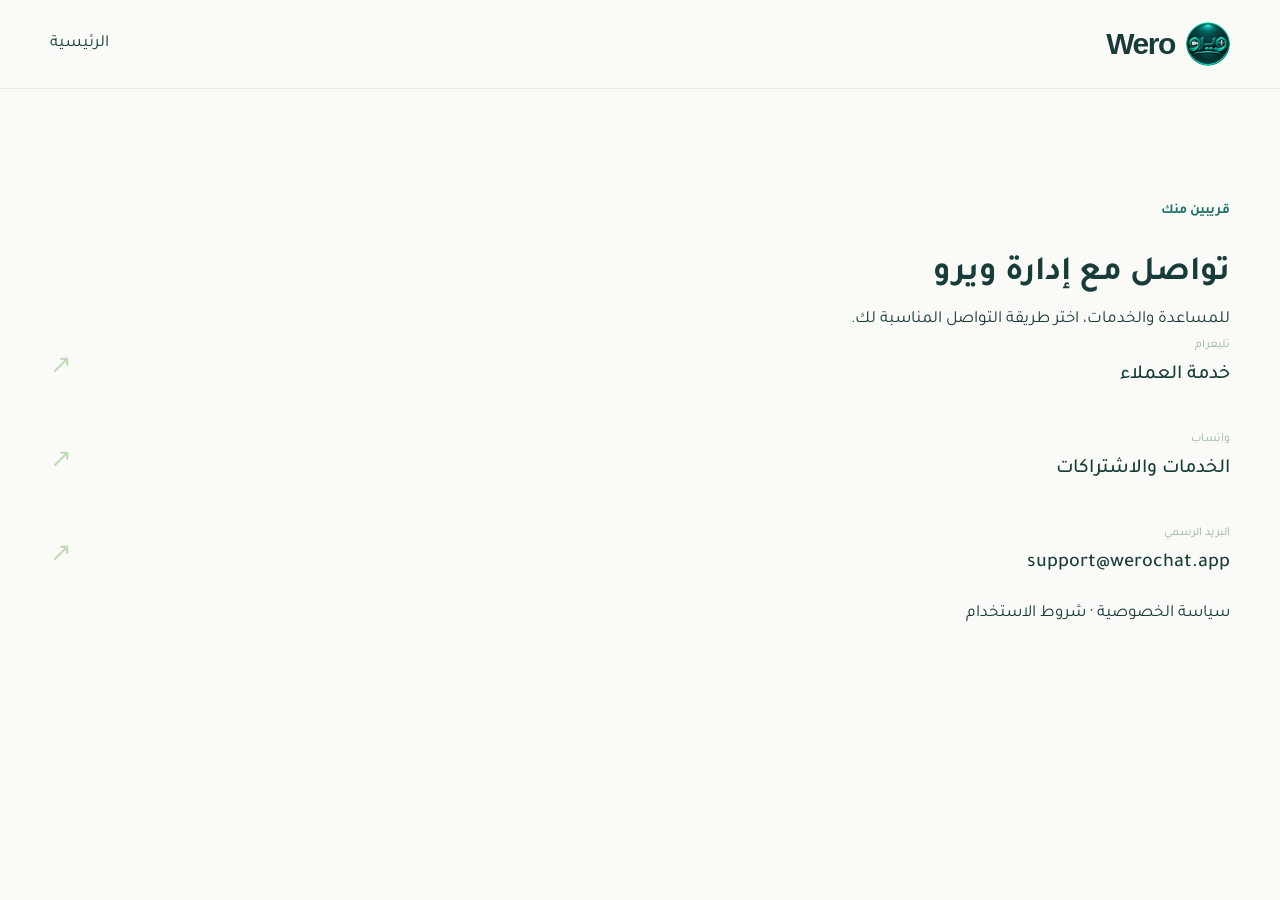
<file: contact/index.html>
<!doctype html><html lang="ar" dir="rtl"><meta charset="utf-8"><meta name="viewport" content="width=device-width,initial-scale=1"><title>تواصل مع Wero | ويرو شات</title><meta name="description" content="تواصل مع فريق ويرو شات للحصول على دعم التطبيق، ومعلومات الخدمات والاشتراكات عبر البريد أو تيليغرام أو واتساب."><link rel="canonical" href="https://werochat.app/contact/"><link rel="icon" href="/favicon.ico"><link rel="stylesheet" href="/site.css"><body><header><nav class="wrap nav"><a class="brand" href="/"><img src="/assets/wero-icon.png" width="44" height="44" alt="شعار ويرو"><span>Wero</span></a><a href="/">الرئيسية</a></nav></header><main class="section wrap"><p class="eyebrow">قريبين منك</p><h1>تواصل مع إدارة ويرو</h1><p>للمساعدة والخدمات، اختر طريقة التواصل المناسبة لك.</p><div class="support-links"><a href="https://t.me/WeroChatSupport" rel="noopener noreferrer"><span><small>تليغرام</small><strong>خدمة العملاء</strong></span><span>↗</span></a><a href="https://wa.me/905066211531" rel="noopener noreferrer"><span><small>واتساب</small><strong>الخدمات والاشتراكات</strong></span><span>↗</span></a><a href="mailto:support@werochat.app"><span><small>البريد الرسمي</small><strong dir="ltr">support@werochat.app</strong></span><span>↗</span></a></div><p><a href="/privacy/">سياسة الخصوصية</a> · <a href="/conditions/">شروط الاستخدام</a></p></main></body></html>
</file>
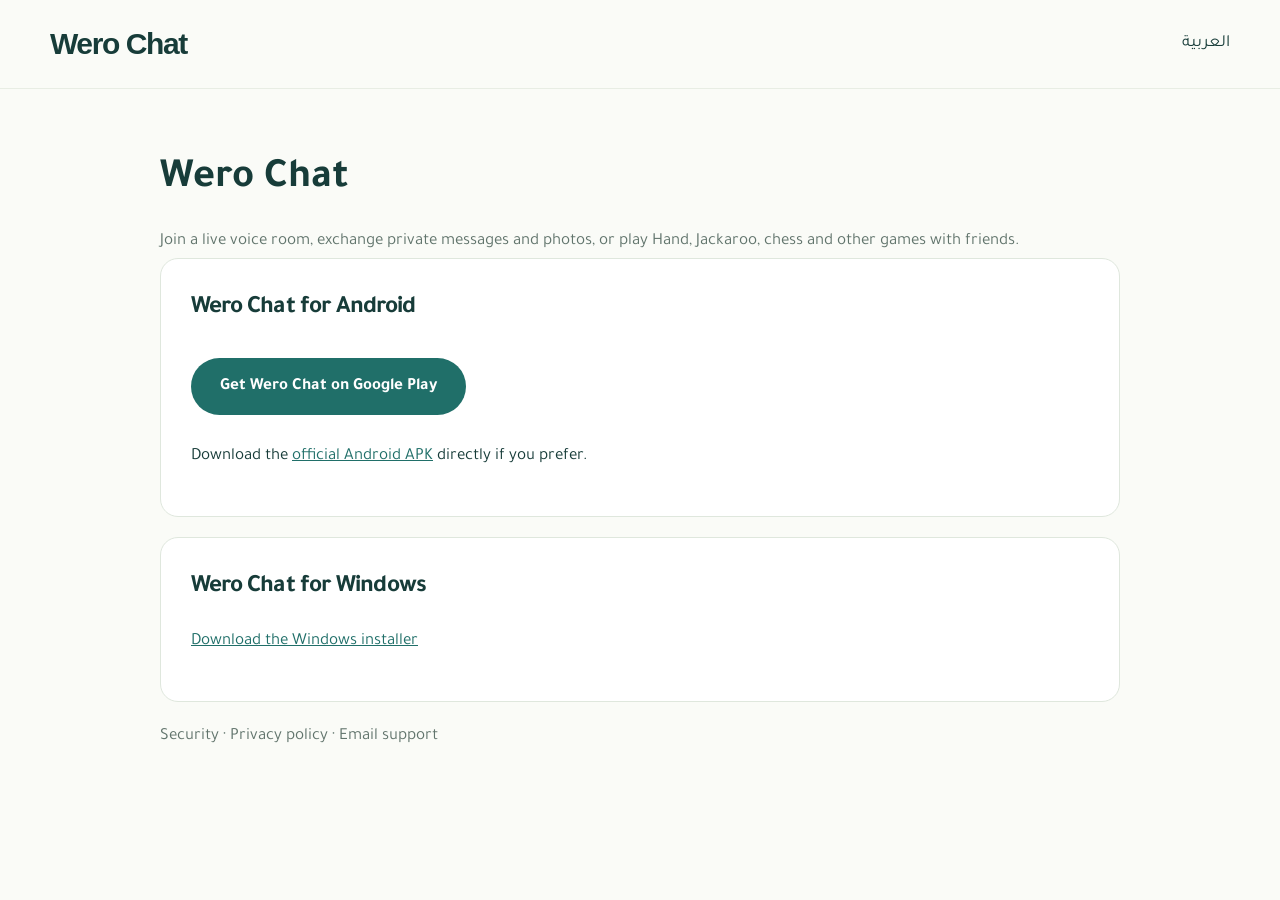
<file: en/index.html>
<!doctype html>
<html lang="en" dir="ltr">
<head>
  <meta charset="utf-8">
  <meta name="viewport" content="width=device-width, initial-scale=1">
  <meta name="description" content="Wero Chat offers live voice rooms, private messaging and multiplayer games. Get Wero for Android from Google Play or download the Windows app.">
  <link rel="canonical" href="https://werochat.app/en/">
  <link rel="alternate" hreflang="ar" href="https://werochat.app/">
  <link rel="alternate" hreflang="en" href="https://werochat.app/en/">
  <link rel="alternate" hreflang="x-default" href="https://werochat.app/">
  <link rel="icon" href="/favicon.ico" sizes="any">
  <link rel="stylesheet" href="/site.css">
  <link rel="stylesheet" href="/legal.css">
  <title>Wero Chat | Voice Rooms, Private Chat and Games</title>
</head>
<body>
  <header><nav class="wrap nav" aria-label="Main navigation"><a class="brand" href="/en/">Wero Chat</a><a href="/" lang="ar" hreflang="ar">العربية</a></nav></header>
  <main class="wrap policy-main">
    <h1>Wero Chat</h1>
    <p>Join a live voice room, exchange private messages and photos, or play Hand, Jackaroo, chess and other games with friends.</p>
    <section class="policy-card" aria-labelledby="android">
      <h2 id="android">Wero Chat for Android</h2>
      <p><a class="button" href="https://play.google.com/store/apps/details?id=com.wero.wero_new">Get Wero Chat on Google Play</a></p>
      <p>Download the <a href="/download/wero-android.apk">official Android APK</a> directly if you prefer.</p>
    </section>
    <section class="policy-card" aria-labelledby="windows">
      <h2 id="windows">Wero Chat for Windows</h2>
      <p><a href="/download/wero-windows.exe">Download the Windows installer</a></p>
    </section>
    <p><a href="/security/">Security</a> · <a href="/privacy/">Privacy policy</a> · <a href="mailto:support@werochat.app">Email support</a></p>
  </main>
</body>
</html>
</file>
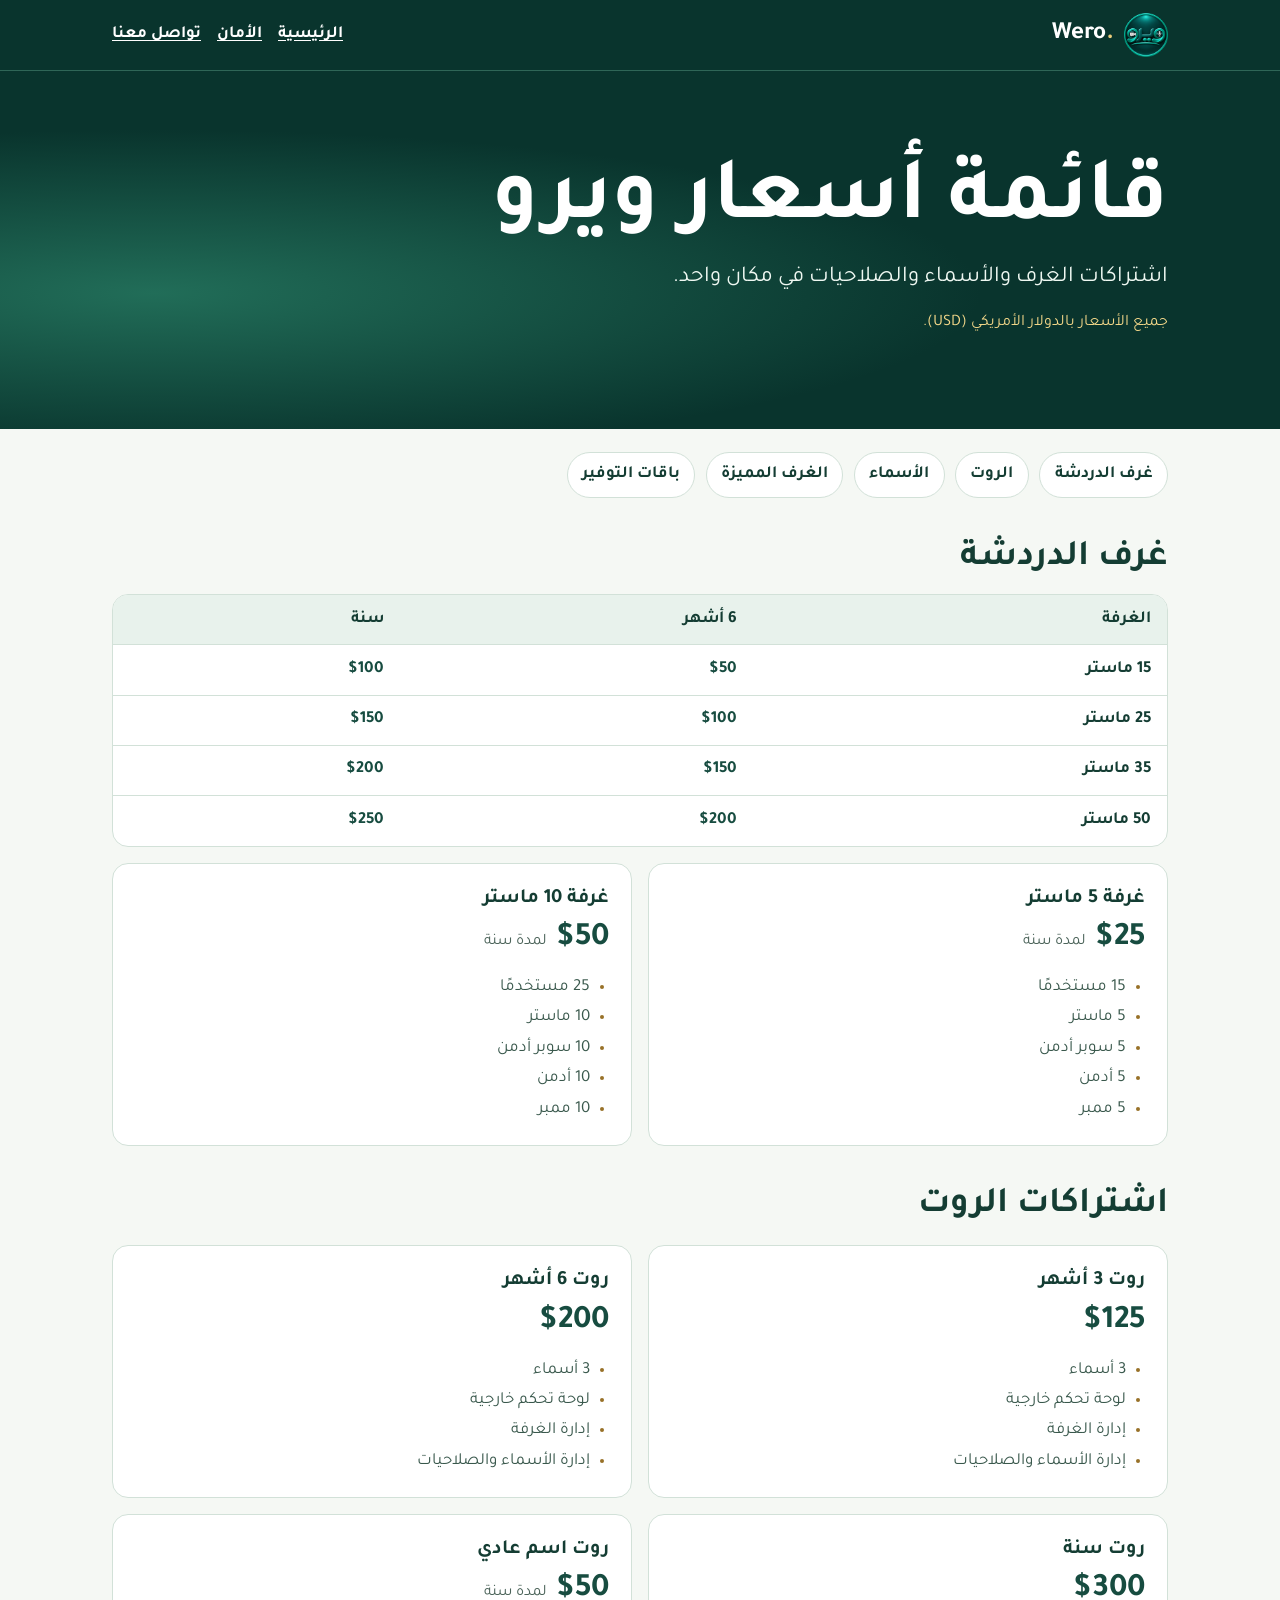
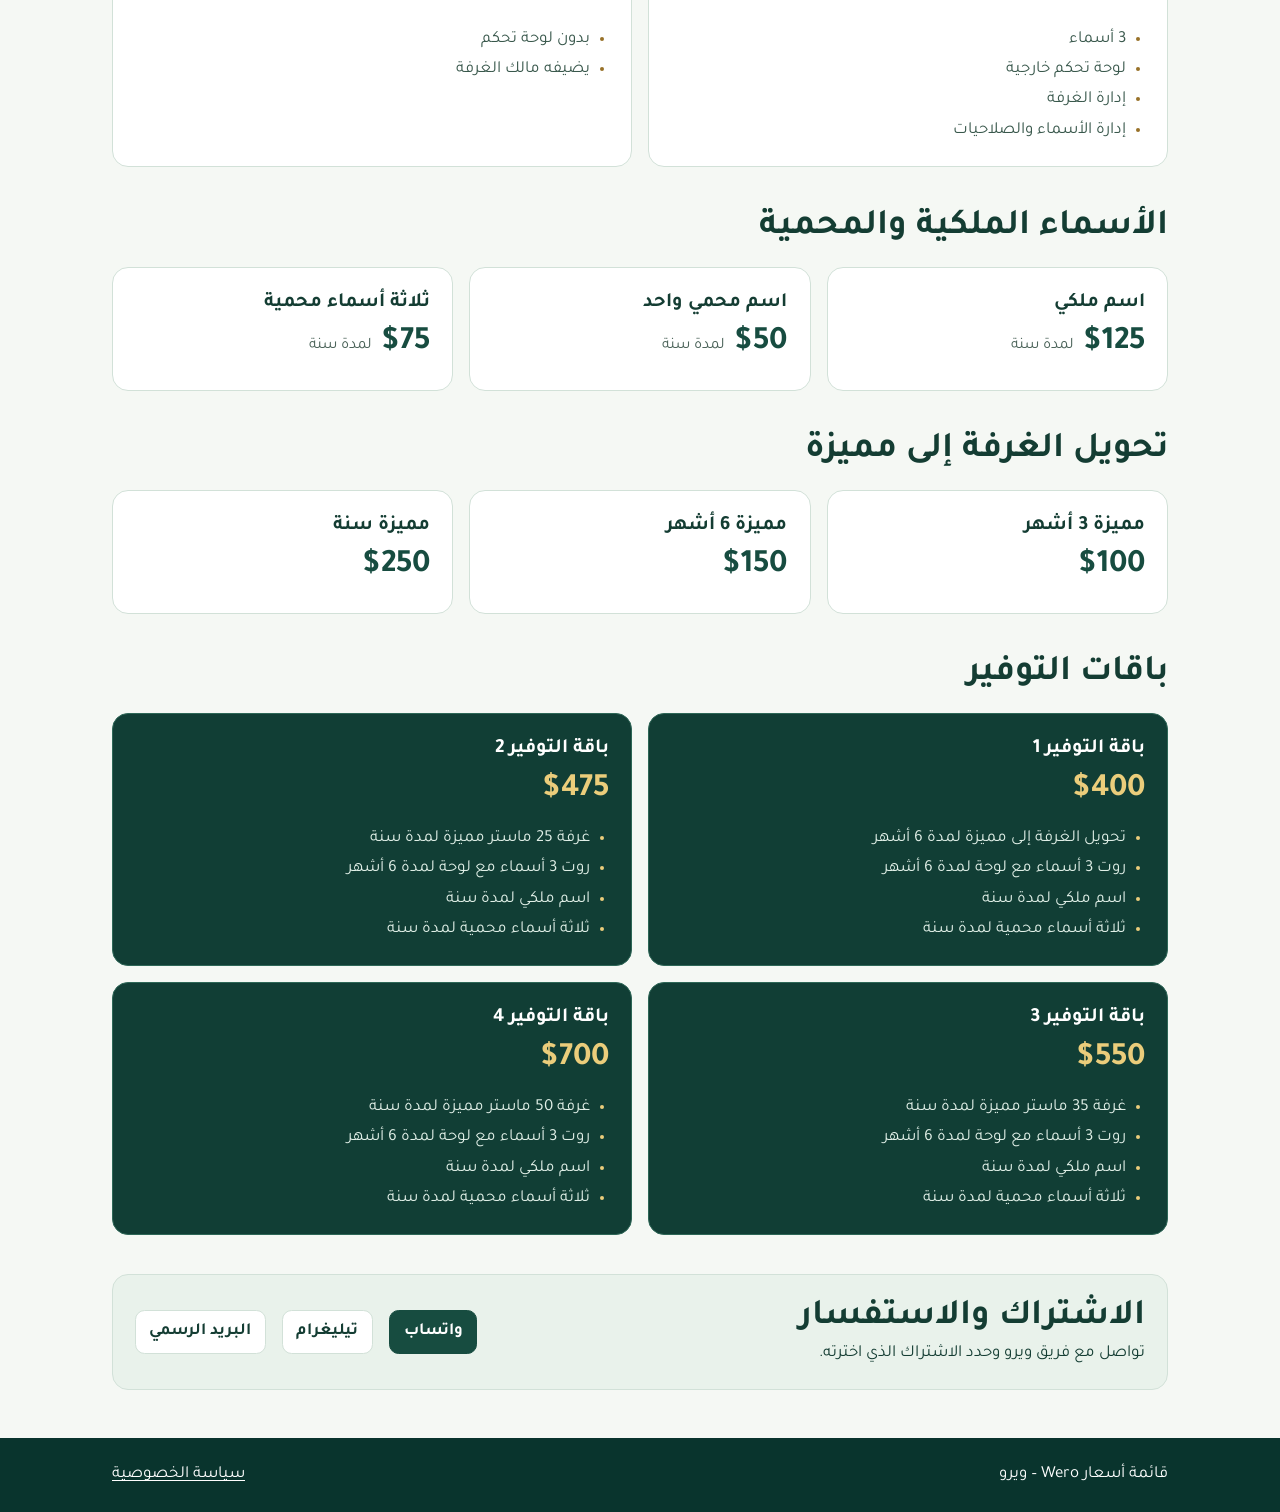
<file: prices/index.html>
<!doctype html>
<html lang="ar" dir="rtl">
<head>
  <meta charset="utf-8">
  <meta name="viewport" content="width=device-width, initial-scale=1">
  <meta name="description" content="أسعار غرف الدردشة واشتراكات الروت والأسماء الملكية والمحمية وباقات التوفير في ويرو شات.">
  <meta name="theme-color" content="#083a34">
  <link rel="canonical" href="https://werochat.app/prices/">
  <link rel="icon" href="/assets/wero-icon.png">
  <link rel="stylesheet" href="/prices/wero-public.css">
  <title>قائمة أسعار واشتراكات Wero | ويرو شات</title>
</head>
<body class="price-page">
  <a class="price-skip" href="#prices">انتقل إلى الأسعار</a>
  <header class="price-masthead">
    <div class="price-wrap price-nav">
      <a class="price-brand" href="/" aria-label="Wero، الصفحة الرئيسية"><img src="/assets/wero-icon.png" width="44" height="44" alt=""><span lang="en" dir="ltr">Wero<span>.</span></span></a>
      <nav aria-label="روابط الموقع"><a href="/">الرئيسية</a><a href="/security/">الأمان</a><a href="#subscription-contact">تواصل معنا</a></nav>
    </div>
  </header>
  <main id="prices">
    <section class="price-hero">
      <div class="price-wrap">
        <h1>قائمة أسعار ويرو</h1>
        <p>اشتراكات الغرف والأسماء والصلاحيات في مكان واحد.</p>
        <p class="price-currency">جميع الأسعار بالدولار الأمريكي (USD).</p>
      </div>
    </section>
    <div class="price-wrap price-content">
      <nav class="price-jumps" aria-label="أنواع الاشتراكات">
        <a href="#rooms">غرف الدردشة</a><a href="#root">الروت</a><a href="#names">الأسماء</a><a href="#premium">الغرف المميزة</a><a href="#bundles">باقات التوفير</a>
      </nav>
      <section id="rooms" class="price-section" aria-labelledby="rooms-heading">
        <h2 id="rooms-heading">غرف الدردشة</h2>
        <div class="price-table-frame">
          <table aria-labelledby="rooms-heading">
            <thead><tr><th scope="col">الغرفة</th><th scope="col">6 أشهر</th><th scope="col">سنة</th></tr></thead>
            <tbody>
              <tr><th scope="row">15 ماستر</th><td><bdi>$50</bdi></td><td><bdi>$100</bdi></td></tr>
              <tr><th scope="row">25 ماستر</th><td><bdi>$100</bdi></td><td><bdi>$150</bdi></td></tr>
              <tr><th scope="row">35 ماستر</th><td><bdi>$150</bdi></td><td><bdi>$200</bdi></td></tr>
              <tr><th scope="row">50 ماستر</th><td><bdi>$200</bdi></td><td><bdi>$250</bdi></td></tr>
            </tbody>
          </table>
        </div>
        <div class="price-grid price-grid-two">
          <article class="price-card"><h3>غرفة 5 ماستر</h3><div class="price-cost"><bdi>$25</bdi> <span>لمدة سنة</span></div><ul><li>15 مستخدمًا</li><li>5 ماستر</li><li>5 سوبر أدمن</li><li>5 أدمن</li><li>5 ممبر</li></ul></article>
          <article class="price-card"><h3>غرفة 10 ماستر</h3><div class="price-cost"><bdi>$50</bdi> <span>لمدة سنة</span></div><ul><li>25 مستخدمًا</li><li>10 ماستر</li><li>10 سوبر أدمن</li><li>10 أدمن</li><li>10 ممبر</li></ul></article>
        </div>
      </section>
      <section id="root" class="price-section" aria-labelledby="root-heading">
        <h2 id="root-heading">اشتراكات الروت</h2>
        <div class="price-grid price-grid-two">
          <article class="price-card"><h3>روت 3 أشهر</h3><div class="price-cost"><bdi>$125</bdi></div><ul><li>3 أسماء</li><li>لوحة تحكم خارجية</li><li>إدارة الغرفة</li><li>إدارة الأسماء والصلاحيات</li></ul></article>
          <article class="price-card"><h3>روت 6 أشهر</h3><div class="price-cost"><bdi>$200</bdi></div><ul><li>3 أسماء</li><li>لوحة تحكم خارجية</li><li>إدارة الغرفة</li><li>إدارة الأسماء والصلاحيات</li></ul></article>
          <article class="price-card"><h3>روت سنة</h3><div class="price-cost"><bdi>$300</bdi></div><ul><li>3 أسماء</li><li>لوحة تحكم خارجية</li><li>إدارة الغرفة</li><li>إدارة الأسماء والصلاحيات</li></ul></article>
          <article class="price-card"><h3>روت اسم عادي</h3><div class="price-cost"><bdi>$50</bdi> <span>لمدة سنة</span></div><ul><li>بدون لوحة تحكم</li><li>يضيفه مالك الغرفة</li></ul></article>
        </div>
      </section>
      <section id="names" class="price-section" aria-labelledby="names-heading">
        <h2 id="names-heading">الأسماء الملكية والمحمية</h2>
        <div class="price-grid price-grid-three">
          <article class="price-card"><h3>اسم ملكي</h3><div class="price-cost"><bdi>$125</bdi> <span>لمدة سنة</span></div></article>
          <article class="price-card"><h3>اسم محمي واحد</h3><div class="price-cost"><bdi>$50</bdi> <span>لمدة سنة</span></div></article>
          <article class="price-card"><h3>ثلاثة أسماء محمية</h3><div class="price-cost"><bdi>$75</bdi> <span>لمدة سنة</span></div></article>
        </div>
      </section>
      <section id="premium" class="price-section" aria-labelledby="premium-heading">
        <h2 id="premium-heading">تحويل الغرفة إلى مميزة</h2>
        <div class="price-grid price-grid-three">
          <article class="price-card"><h3>مميزة 3 أشهر</h3><div class="price-cost"><bdi>$100</bdi></div></article>
          <article class="price-card"><h3>مميزة 6 أشهر</h3><div class="price-cost"><bdi>$150</bdi></div></article>
          <article class="price-card"><h3>مميزة سنة</h3><div class="price-cost"><bdi>$250</bdi></div></article>
        </div>
      </section>
      <section id="bundles" class="price-section price-bundles" aria-labelledby="bundles-heading">
        <h2 id="bundles-heading">باقات التوفير</h2>
        <div class="price-grid price-grid-two">
          <article class="price-card"><h3>باقة التوفير 1</h3><div class="price-cost"><bdi>$400</bdi></div><ul><li>تحويل الغرفة إلى مميزة لمدة 6 أشهر</li><li>روت 3 أسماء مع لوحة لمدة 6 أشهر</li><li>اسم ملكي لمدة سنة</li><li>ثلاثة أسماء محمية لمدة سنة</li></ul></article>
          <article class="price-card"><h3>باقة التوفير 2</h3><div class="price-cost"><bdi>$475</bdi></div><ul><li>غرفة 25 ماستر مميزة لمدة سنة</li><li>روت 3 أسماء مع لوحة لمدة 6 أشهر</li><li>اسم ملكي لمدة سنة</li><li>ثلاثة أسماء محمية لمدة سنة</li></ul></article>
          <article class="price-card"><h3>باقة التوفير 3</h3><div class="price-cost"><bdi>$550</bdi></div><ul><li>غرفة 35 ماستر مميزة لمدة سنة</li><li>روت 3 أسماء مع لوحة لمدة 6 أشهر</li><li>اسم ملكي لمدة سنة</li><li>ثلاثة أسماء محمية لمدة سنة</li></ul></article>
          <article class="price-card"><h3>باقة التوفير 4</h3><div class="price-cost"><bdi>$700</bdi></div><ul><li>غرفة 50 ماستر مميزة لمدة سنة</li><li>روت 3 أسماء مع لوحة لمدة 6 أشهر</li><li>اسم ملكي لمدة سنة</li><li>ثلاثة أسماء محمية لمدة سنة</li></ul></article>
        </div>
      </section>
      <section id="subscription-contact" class="price-contact" aria-labelledby="contact-heading">
        <div><h2 id="contact-heading">الاشتراك والاستفسار</h2><p>تواصل مع فريق ويرو وحدد الاشتراك الذي اخترته.</p></div>
        <div class="price-contact-links"><a href="https://wa.me/905066211531">واتساب</a><a href="https://t.me/WeroChatSupport">تيليغرام</a><a href="mailto:support@werochat.app">البريد الرسمي</a></div>
      </section>
    </div>
  </main>
  <footer class="price-footer"><div class="price-wrap"><span>قائمة أسعار Wero – ويرو</span><a href="/privacy/">سياسة الخصوصية</a></div></footer>
</body>
</html>
</file>
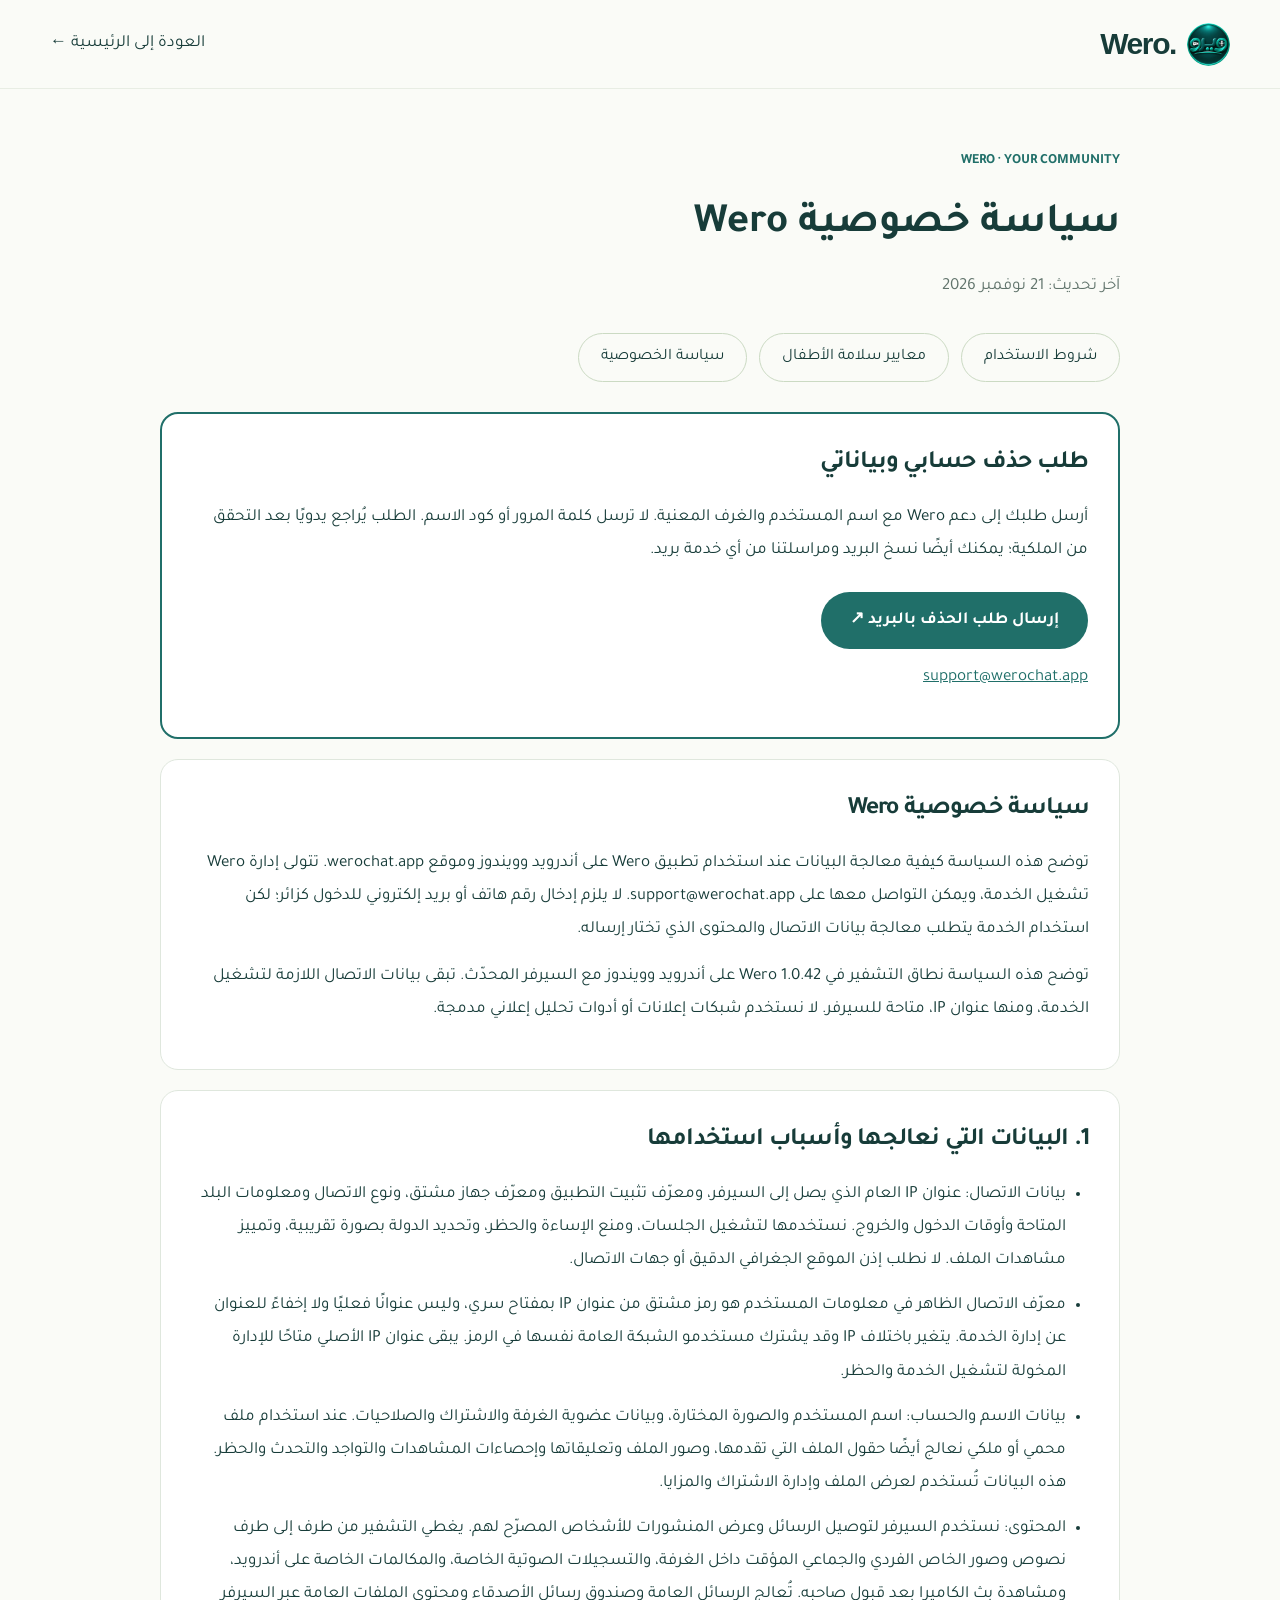
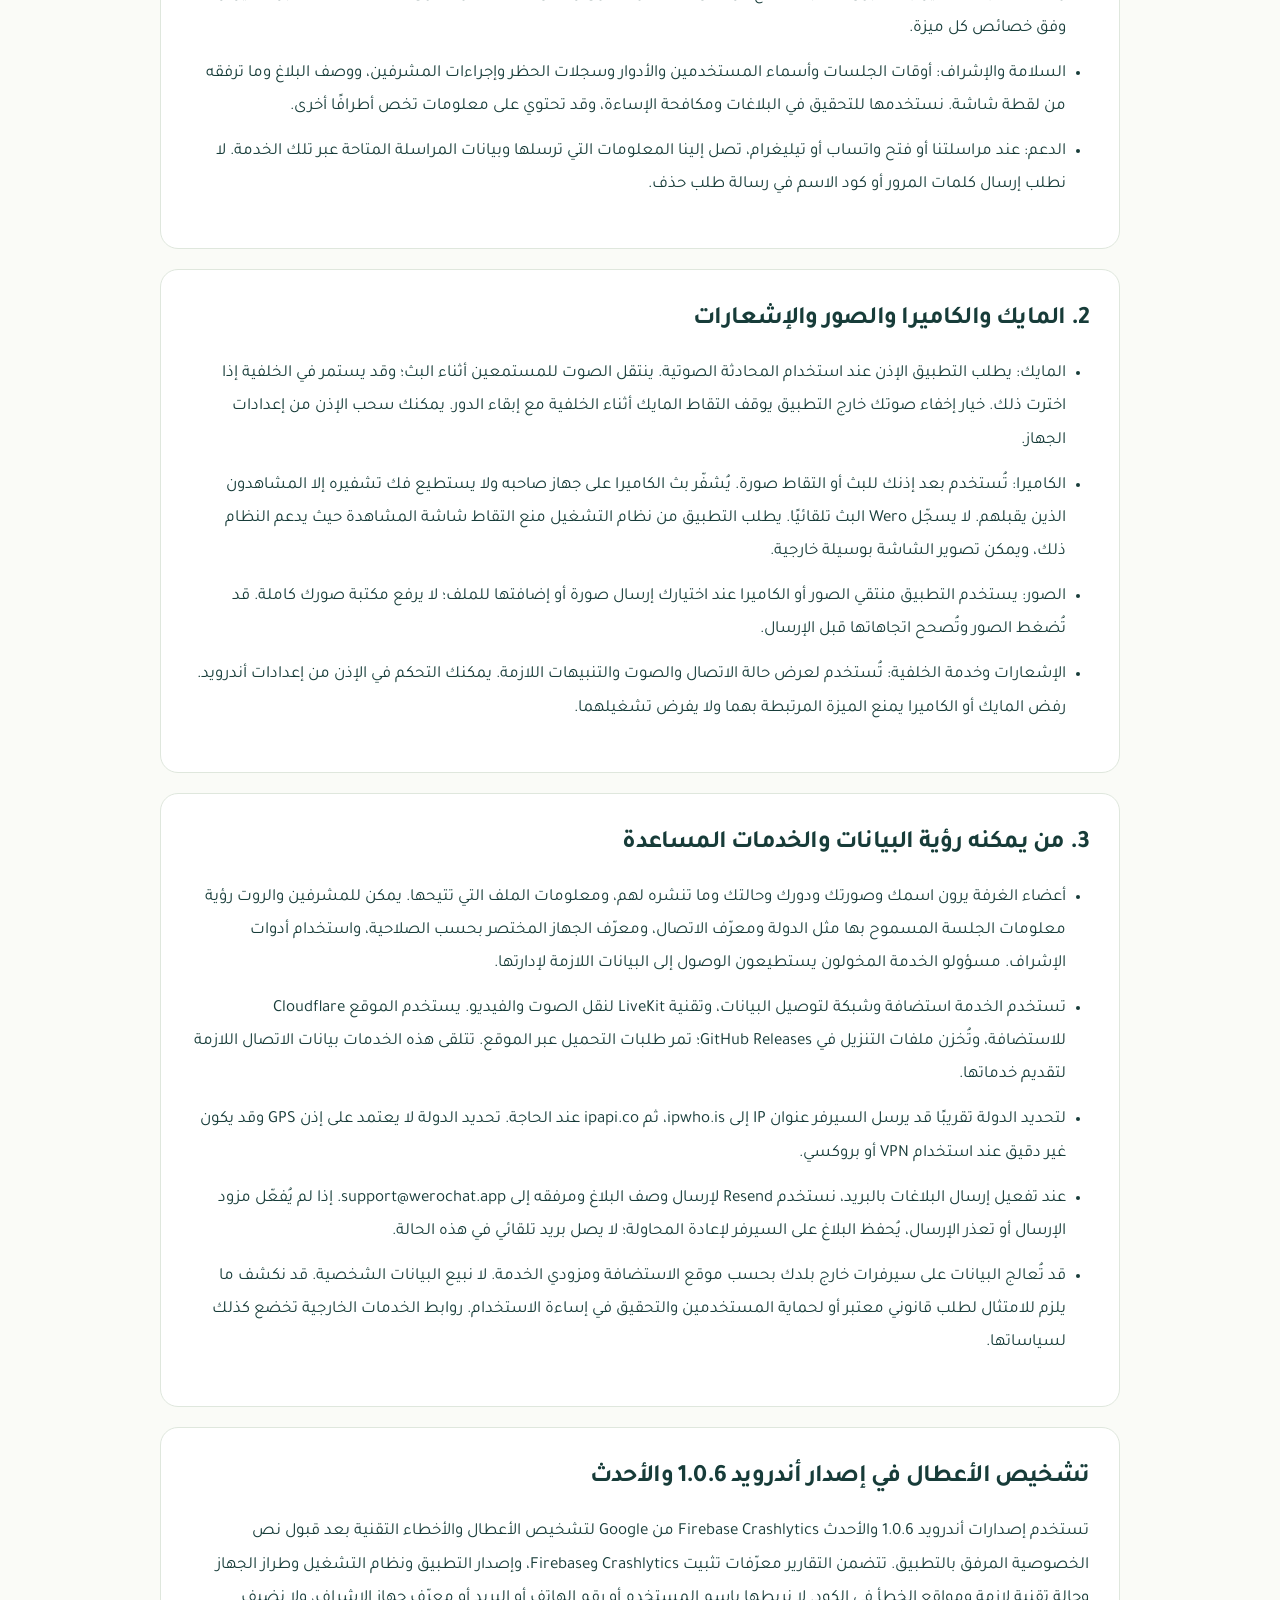
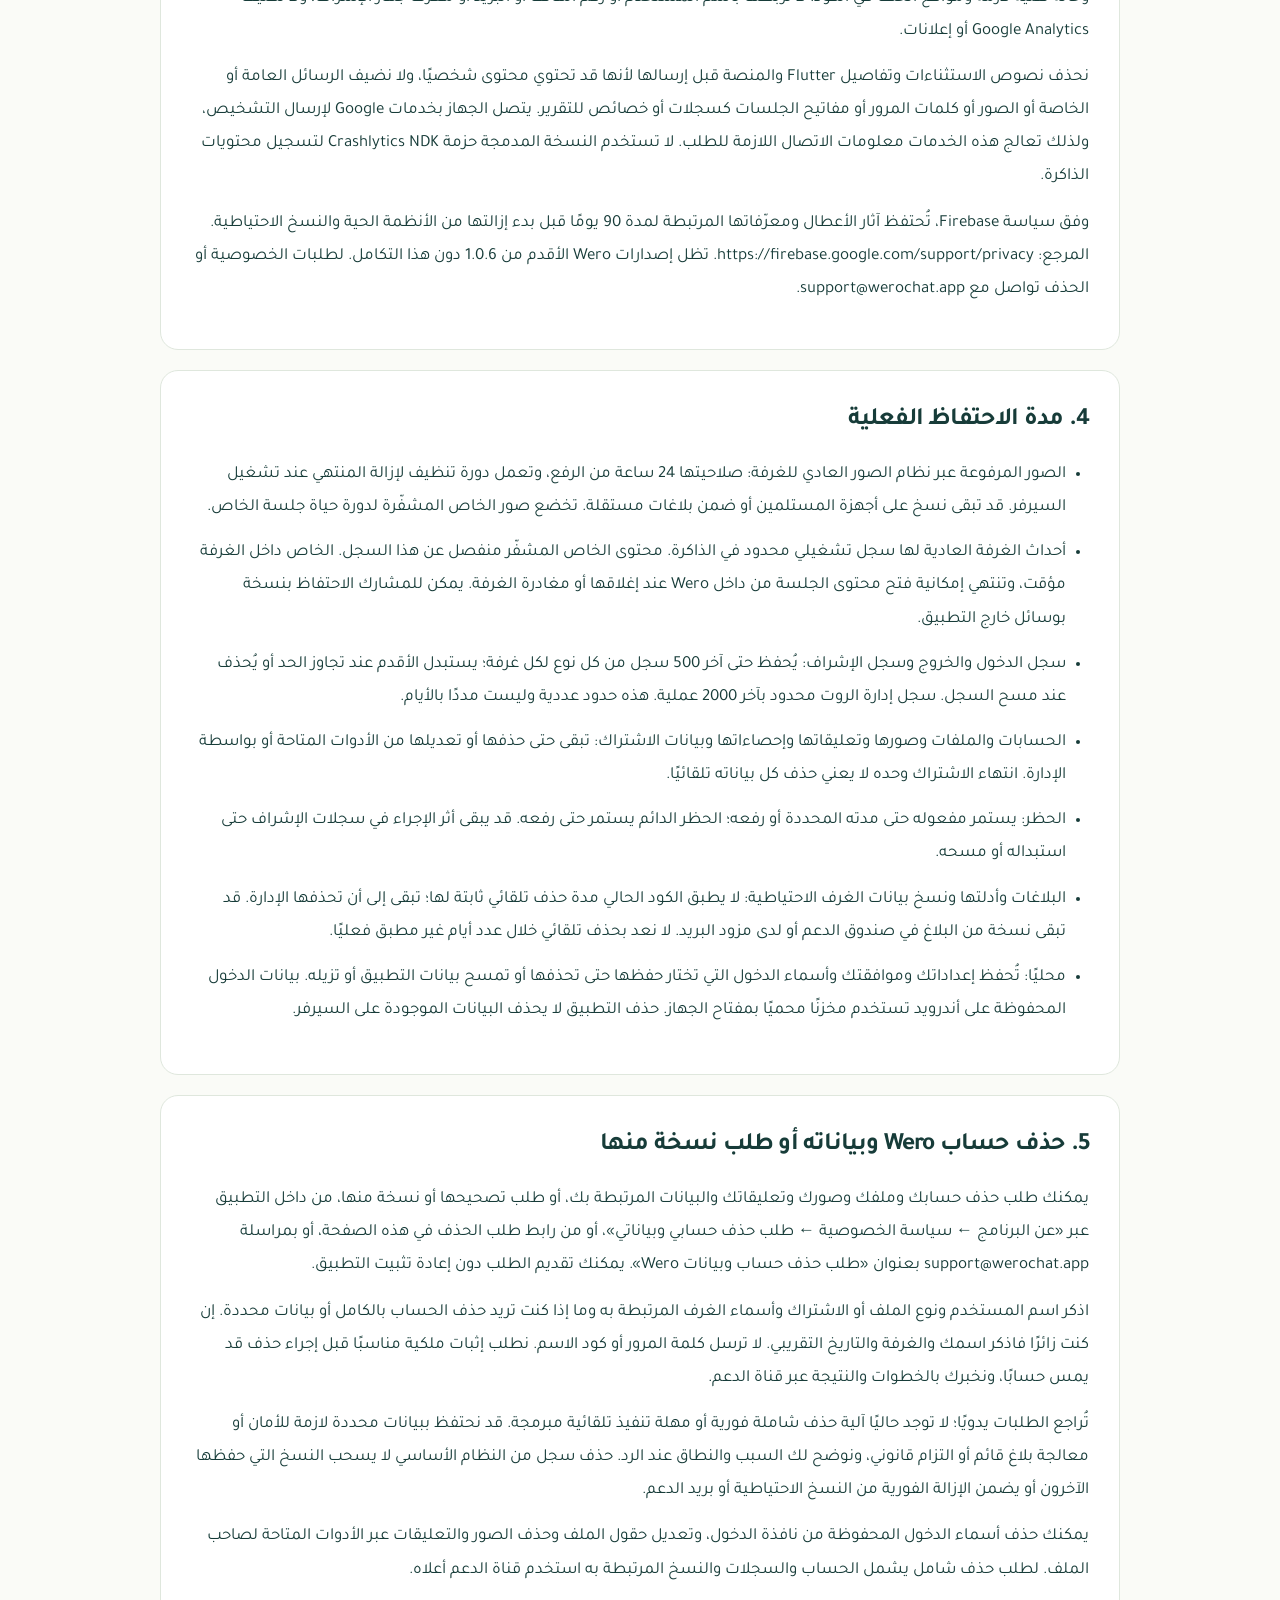
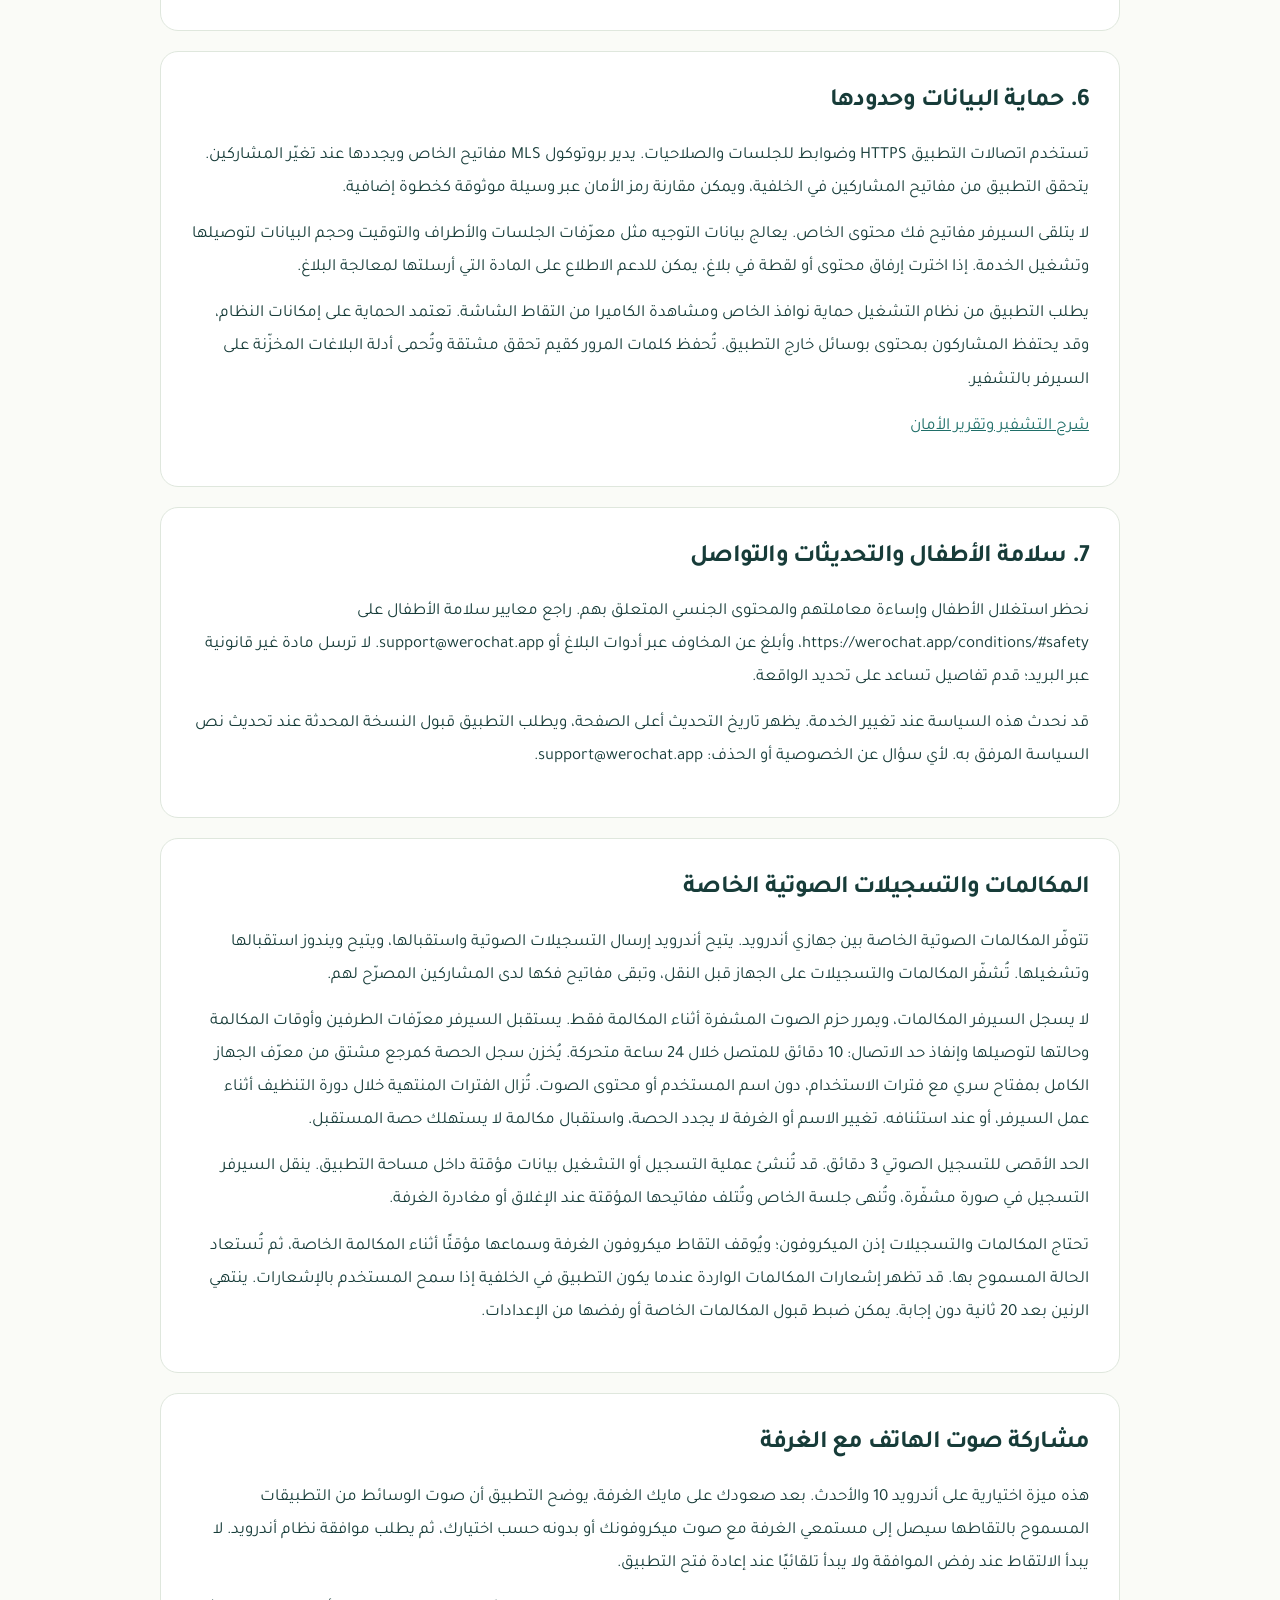
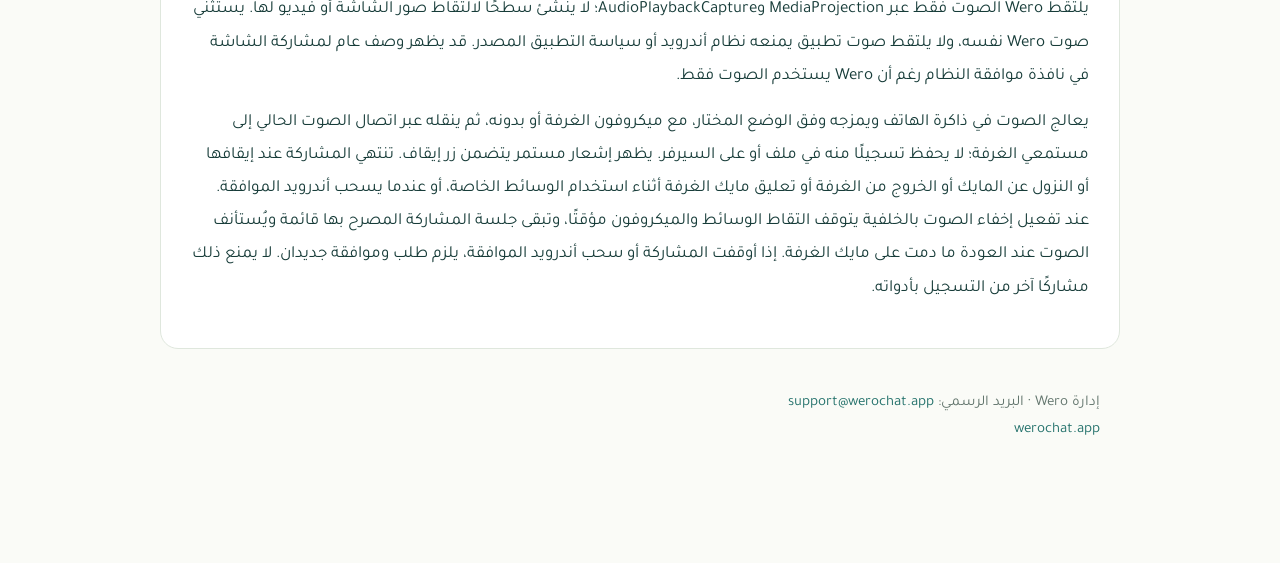
<file: privacy/index.html>
<!doctype html><html lang="ar" dir="rtl"><head><meta charset="utf-8"><meta name="viewport" content="width=device-width,initial-scale=1"><meta name="theme-color" content="#206F69"><title>سياسة خصوصية Wero | Wero</title><meta name="description" content="شروط Wero وسلامة الأطفال وخصوصية بيانات مستخدمي الدردشة الصوتية والمرئية."><link rel="canonical" href="https://werochat.app/privacy/"><link rel="icon" href="/assets/wero-icon.png"><link rel="stylesheet" href="/site.css?v=privacy1103"><link rel="stylesheet" href="/legal.css?v=1"></head><body><header><nav class="wrap nav"><a class="brand" href="/"><img src="/assets/wero-icon.png" width="43" height="43" alt=""><span dir="ltr">Wero.</span></a><a href="/">العودة إلى الرئيسية ←</a></nav></header><main class="wrap policy-main"><p class="eyebrow green">WERO · YOUR COMMUNITY</p><h1>سياسة خصوصية Wero</h1><p>آخر تحديث: 21 نوفمبر 2026</p><nav class="policy-tabs" aria-label="الصفحات القانونية"><a href="/conditions/#terms">شروط الاستخدام</a><a href="/conditions/#safety">معايير سلامة الأطفال</a><a href="/privacy/">سياسة الخصوصية</a></nav><section id="delete-account" class="policy-card deletion"><h2>طلب حذف حسابي وبياناتي</h2><p>أرسل طلبك إلى دعم Wero مع اسم المستخدم والغرف المعنية. لا ترسل كلمة المرور أو كود الاسم. الطلب يُراجع يدويًا بعد التحقق من الملكية؛ يمكنك أيضًا نسخ البريد ومراسلتنا من أي خدمة بريد.</p><a class="button" href="mailto:support@werochat.app?subject=Wero%20account%20and%20data%20deletion">إرسال طلب الحذف بالبريد ↗</a><p><a href="mailto:support@werochat.app">support@werochat.app</a></p></section><section class="policy-card"><h2>سياسة خصوصية Wero</h2><p>توضح هذه السياسة كيفية معالجة البيانات عند استخدام تطبيق Wero على أندرويد وويندوز وموقع werochat.app. تتولى إدارة Wero تشغيل الخدمة، ويمكن التواصل معها على support@werochat.app. لا يلزم إدخال رقم هاتف أو بريد إلكتروني للدخول كزائر؛ لكن استخدام الخدمة يتطلب معالجة بيانات الاتصال والمحتوى الذي تختار إرساله.</p><p>توضح هذه السياسة نطاق التشفير في Wero 1.0.42 على أندرويد وويندوز مع السيرفر المحدّث. تبقى بيانات الاتصال اللازمة لتشغيل الخدمة، ومنها عنوان IP، متاحة للسيرفر. لا نستخدم شبكات إعلانات أو أدوات تحليل إعلاني مدمجة.</p></section><section class="policy-card"><h2>1. البيانات التي نعالجها وأسباب استخدامها</h2><ul><li>بيانات الاتصال: عنوان IP العام الذي يصل إلى السيرفر، ومعرّف تثبيت التطبيق ومعرّف جهاز مشتق، ونوع الاتصال ومعلومات البلد المتاحة وأوقات الدخول والخروج. نستخدمها لتشغيل الجلسات، ومنع الإساءة والحظر، وتحديد الدولة بصورة تقريبية، وتمييز مشاهدات الملف. لا نطلب إذن الموقع الجغرافي الدقيق أو جهات الاتصال.</li><li>معرّف الاتصال الظاهر في معلومات المستخدم هو رمز مشتق من عنوان IP بمفتاح سري، وليس عنوانًا فعليًا ولا إخفاءً للعنوان عن إدارة الخدمة. يتغير باختلاف IP وقد يشترك مستخدمو الشبكة العامة نفسها في الرمز. يبقى عنوان IP الأصلي متاحًا للإدارة المخولة لتشغيل الخدمة والحظر.</li><li>بيانات الاسم والحساب: اسم المستخدم والصورة المختارة، وبيانات عضوية الغرفة والاشتراك والصلاحيات. عند استخدام ملف محمي أو ملكي نعالج أيضًا حقول الملف التي تقدمها، وصور الملف وتعليقاتها وإحصاءات المشاهدات والتواجد والتحدث والحظر. هذه البيانات تُستخدم لعرض الملف وإدارة الاشتراك والمزايا.</li><li>المحتوى: نستخدم السيرفر لتوصيل الرسائل وعرض المنشورات للأشخاص المصرّح لهم. يغطي التشفير من طرف إلى طرف نصوص وصور الخاص الفردي والجماعي المؤقت داخل الغرفة، والتسجيلات الصوتية الخاصة، والمكالمات الخاصة على أندرويد، ومشاهدة بث الكاميرا بعد قبول صاحبه. تُعالج الرسائل العامة وصندوق رسائل الأصدقاء ومحتوى الملفات العامة عبر السيرفر وفق خصائص كل ميزة.</li><li>السلامة والإشراف: أوقات الجلسات وأسماء المستخدمين والأدوار وسجلات الحظر وإجراءات المشرفين، ووصف البلاغ وما ترفقه من لقطة شاشة. نستخدمها للتحقيق في البلاغات ومكافحة الإساءة، وقد تحتوي على معلومات تخص أطرافًا أخرى.</li><li>الدعم: عند مراسلتنا أو فتح واتساب أو تيليغرام، تصل إلينا المعلومات التي ترسلها وبيانات المراسلة المتاحة عبر تلك الخدمة. لا نطلب إرسال كلمات المرور أو كود الاسم في رسالة طلب حذف.</li></ul></section><section class="policy-card"><h2>2. المايك والكاميرا والصور والإشعارات</h2><ul><li>المايك: يطلب التطبيق الإذن عند استخدام المحادثة الصوتية. ينتقل الصوت للمستمعين أثناء البث؛ وقد يستمر في الخلفية إذا اخترت ذلك. خيار إخفاء صوتك خارج التطبيق يوقف التقاط المايك أثناء الخلفية مع إبقاء الدور. يمكنك سحب الإذن من إعدادات الجهاز.</li><li>الكاميرا: تُستخدم بعد إذنك للبث أو التقاط صورة. يُشفّر بث الكاميرا على جهاز صاحبه ولا يستطيع فك تشفيره إلا المشاهدون الذين يقبلهم. لا يسجّل Wero البث تلقائيًا. يطلب التطبيق من نظام التشغيل منع التقاط شاشة المشاهدة حيث يدعم النظام ذلك، ويمكن تصوير الشاشة بوسيلة خارجية.</li><li>الصور: يستخدم التطبيق منتقي الصور أو الكاميرا عند اختيارك إرسال صورة أو إضافتها للملف؛ لا يرفع مكتبة صورك كاملة. قد تُضغط الصور وتُصحح اتجاهاتها قبل الإرسال.</li><li>الإشعارات وخدمة الخلفية: تُستخدم لعرض حالة الاتصال والصوت والتنبيهات اللازمة. يمكنك التحكم في الإذن من إعدادات أندرويد. رفض المايك أو الكاميرا يمنع الميزة المرتبطة بهما ولا يفرض تشغيلهما.</li></ul></section><section class="policy-card"><h2>3. من يمكنه رؤية البيانات والخدمات المساعدة</h2><ul><li>أعضاء الغرفة يرون اسمك وصورتك ودورك وحالتك وما تنشره لهم، ومعلومات الملف التي تتيحها. يمكن للمشرفين والروت رؤية معلومات الجلسة المسموح بها مثل الدولة ومعرّف الاتصال، ومعرّف الجهاز المختصر بحسب الصلاحية، واستخدام أدوات الإشراف. مسؤولو الخدمة المخولون يستطيعون الوصول إلى البيانات اللازمة لإدارتها.</li><li>تستخدم الخدمة استضافة وشبكة لتوصيل البيانات، وتقنية LiveKit لنقل الصوت والفيديو. يستخدم الموقع Cloudflare للاستضافة، وتُخزن ملفات التنزيل في GitHub Releases؛ تمر طلبات التحميل عبر الموقع. تتلقى هذه الخدمات بيانات الاتصال اللازمة لتقديم خدماتها.</li><li>لتحديد الدولة تقريبًا قد يرسل السيرفر عنوان IP إلى ipwho.is، ثم ipapi.co عند الحاجة. تحديد الدولة لا يعتمد على إذن GPS وقد يكون غير دقيق عند استخدام VPN أو بروكسي.</li><li>عند تفعيل إرسال البلاغات بالبريد، نستخدم Resend لإرسال وصف البلاغ ومرفقه إلى support@werochat.app. إذا لم يُفعّل مزود الإرسال أو تعذر الإرسال، يُحفظ البلاغ على السيرفر لإعادة المحاولة؛ لا يصل بريد تلقائي في هذه الحالة.</li><li>قد تُعالج البيانات على سيرفرات خارج بلدك بحسب موقع الاستضافة ومزودي الخدمة. لا نبيع البيانات الشخصية. قد نكشف ما يلزم للامتثال لطلب قانوني معتبر أو لحماية المستخدمين والتحقيق في إساءة الاستخدام. روابط الخدمات الخارجية تخضع كذلك لسياساتها.</li></ul></section><section class="policy-card"><h2>تشخيص الأعطال في إصدار أندرويد 1.0.6 والأحدث</h2><p>تستخدم إصدارات أندرويد 1.0.6 والأحدث Firebase Crashlytics من Google لتشخيص الأعطال والأخطاء التقنية بعد قبول نص الخصوصية المرفق بالتطبيق. تتضمن التقارير معرّفات تثبيت Crashlytics وFirebase، وإصدار التطبيق ونظام التشغيل وطراز الجهاز وحالة تقنية لازمة ومواقع الخطأ في الكود. لا نربطها باسم المستخدم أو رقم الهاتف أو البريد أو معرّف جهاز الإشراف، ولا نضيف Google Analytics أو إعلانات.</p><p>نحذف نصوص الاستثناءات وتفاصيل Flutter والمنصة قبل إرسالها لأنها قد تحتوي محتوى شخصيًا، ولا نضيف الرسائل العامة أو الخاصة أو الصور أو كلمات المرور أو مفاتيح الجلسات كسجلات أو خصائص للتقرير. يتصل الجهاز بخدمات Google لإرسال التشخيص، ولذلك تعالج هذه الخدمات معلومات الاتصال اللازمة للطلب. لا تستخدم النسخة المدمجة حزمة Crashlytics NDK لتسجيل محتويات الذاكرة.</p><p>وفق سياسة Firebase، تُحتفظ آثار الأعطال ومعرّفاتها المرتبطة لمدة 90 يومًا قبل بدء إزالتها من الأنظمة الحية والنسخ الاحتياطية. المرجع: https://firebase.google.com/support/privacy. تظل إصدارات Wero الأقدم من 1.0.6 دون هذا التكامل. لطلبات الخصوصية أو الحذف تواصل مع support@werochat.app.</p></section><section class="policy-card"><h2>4. مدة الاحتفاظ الفعلية</h2><ul><li>الصور المرفوعة عبر نظام الصور العادي للغرفة: صلاحيتها 24 ساعة من الرفع، وتعمل دورة تنظيف لإزالة المنتهي عند تشغيل السيرفر. قد تبقى نسخ على أجهزة المستلمين أو ضمن بلاغات مستقلة. تخضع صور الخاص المشفّرة لدورة حياة جلسة الخاص.</li><li>أحداث الغرفة العادية لها سجل تشغيلي محدود في الذاكرة. محتوى الخاص المشفّر منفصل عن هذا السجل. الخاص داخل الغرفة مؤقت، وتنتهي إمكانية فتح محتوى الجلسة من داخل Wero عند إغلاقها أو مغادرة الغرفة. يمكن للمشارك الاحتفاظ بنسخة بوسائل خارج التطبيق.</li><li>سجل الدخول والخروج وسجل الإشراف: يُحفظ حتى آخر 500 سجل من كل نوع لكل غرفة؛ يستبدل الأقدم عند تجاوز الحد أو يُحذف عند مسح السجل. سجل إدارة الروت محدود بآخر 2000 عملية. هذه حدود عددية وليست مددًا بالأيام.</li><li>الحسابات والملفات وصورها وتعليقاتها وإحصاءاتها وبيانات الاشتراك: تبقى حتى حذفها أو تعديلها من الأدوات المتاحة أو بواسطة الإدارة. انتهاء الاشتراك وحده لا يعني حذف كل بياناته تلقائيًا.</li><li>الحظر: يستمر مفعوله حتى مدته المحددة أو رفعه؛ الحظر الدائم يستمر حتى رفعه. قد يبقى أثر الإجراء في سجلات الإشراف حتى استبداله أو مسحه.</li><li>البلاغات وأدلتها ونسخ بيانات الغرف الاحتياطية: لا يطبق الكود الحالي مدة حذف تلقائي ثابتة لها؛ تبقى إلى أن تحذفها الإدارة. قد تبقى نسخة من البلاغ في صندوق الدعم أو لدى مزود البريد. لا نعد بحذف تلقائي خلال عدد أيام غير مطبق فعليًا.</li><li>محليًا: تُحفظ إعداداتك وموافقتك وأسماء الدخول التي تختار حفظها حتى تحذفها أو تمسح بيانات التطبيق أو تزيله. بيانات الدخول المحفوظة على أندرويد تستخدم مخزنًا محميًا بمفتاح الجهاز. حذف التطبيق لا يحذف البيانات الموجودة على السيرفر.</li></ul></section><section class="policy-card"><h2>5. حذف حساب Wero وبياناته أو طلب نسخة منها</h2><p>يمكنك طلب حذف حسابك وملفك وصورك وتعليقاتك والبيانات المرتبطة بك، أو طلب تصحيحها أو نسخة منها، من داخل التطبيق عبر «عن البرنامج ← سياسة الخصوصية ← طلب حذف حسابي وبياناتي»، أو من رابط طلب الحذف في هذه الصفحة، أو بمراسلة support@werochat.app بعنوان «طلب حذف حساب وبيانات Wero». يمكنك تقديم الطلب دون إعادة تثبيت التطبيق.</p><p>اذكر اسم المستخدم ونوع الملف أو الاشتراك وأسماء الغرف المرتبطة به وما إذا كنت تريد حذف الحساب بالكامل أو بيانات محددة. إن كنت زائرًا فاذكر اسمك والغرفة والتاريخ التقريبي. لا ترسل كلمة المرور أو كود الاسم. نطلب إثبات ملكية مناسبًا قبل إجراء حذف قد يمس حسابًا، ونخبرك بالخطوات والنتيجة عبر قناة الدعم.</p><p>تُراجع الطلبات يدويًا؛ لا توجد حاليًا آلية حذف شاملة فورية أو مهلة تنفيذ تلقائية مبرمجة. قد نحتفظ ببيانات محددة لازمة للأمان أو معالجة بلاغ قائم أو التزام قانوني، ونوضح لك السبب والنطاق عند الرد. حذف سجل من النظام الأساسي لا يسحب النسخ التي حفظها الآخرون أو يضمن الإزالة الفورية من النسخ الاحتياطية أو بريد الدعم.</p><p>يمكنك حذف أسماء الدخول المحفوظة من نافذة الدخول، وتعديل حقول الملف وحذف الصور والتعليقات عبر الأدوات المتاحة لصاحب الملف. لطلب حذف شامل يشمل الحساب والسجلات والنسخ المرتبطة به استخدم قناة الدعم أعلاه.</p></section><section class="policy-card"><h2>6. حماية البيانات وحدودها</h2><p>تستخدم اتصالات التطبيق HTTPS وضوابط للجلسات والصلاحيات. يدير بروتوكول MLS مفاتيح الخاص ويجددها عند تغيّر المشاركين. يتحقق التطبيق من مفاتيح المشاركين في الخلفية، ويمكن مقارنة رمز الأمان عبر وسيلة موثوقة كخطوة إضافية.</p><p>لا يتلقى السيرفر مفاتيح فك محتوى الخاص. يعالج بيانات التوجيه مثل معرّفات الجلسات والأطراف والتوقيت وحجم البيانات لتوصيلها وتشغيل الخدمة. إذا اخترت إرفاق محتوى أو لقطة في بلاغ، يمكن للدعم الاطلاع على المادة التي أرسلتها لمعالجة البلاغ.</p><p>يطلب التطبيق من نظام التشغيل حماية نوافذ الخاص ومشاهدة الكاميرا من التقاط الشاشة. تعتمد الحماية على إمكانات النظام، وقد يحتفظ المشاركون بمحتوى بوسائل خارج التطبيق. تُحفظ كلمات المرور كقيم تحقق مشتقة وتُحمى أدلة البلاغات المخزّنة على السيرفر بالتشفير.</p><p><a href="/security/">شرح التشفير وتقرير الأمان</a></p></section><section class="policy-card"><h2>7. سلامة الأطفال والتحديثات والتواصل</h2><p>نحظر استغلال الأطفال وإساءة معاملتهم والمحتوى الجنسي المتعلق بهم. راجع معايير سلامة الأطفال على https://werochat.app/conditions/#safety، وأبلغ عن المخاوف عبر أدوات البلاغ أو support@werochat.app. لا ترسل مادة غير قانونية عبر البريد؛ قدم تفاصيل تساعد على تحديد الواقعة.</p><p>قد نحدث هذه السياسة عند تغيير الخدمة. يظهر تاريخ التحديث أعلى الصفحة، ويطلب التطبيق قبول النسخة المحدثة عند تحديث نص السياسة المرفق به. لأي سؤال عن الخصوصية أو الحذف: support@werochat.app.</p></section><section class="policy-card"><h2>المكالمات والتسجيلات الصوتية الخاصة</h2><p>تتوفّر المكالمات الصوتية الخاصة بين جهازي أندرويد. يتيح أندرويد إرسال التسجيلات الصوتية واستقبالها، ويتيح ويندوز استقبالها وتشغيلها. تُشفّر المكالمات والتسجيلات على الجهاز قبل النقل، وتبقى مفاتيح فكها لدى المشاركين المصرّح لهم.</p><p>لا يسجل السيرفر المكالمات، ويمرر حزم الصوت المشفرة أثناء المكالمة فقط. يستقبل السيرفر معرّفات الطرفين وأوقات المكالمة وحالتها لتوصيلها وإنفاذ حد الاتصال: 10 دقائق للمتصل خلال 24 ساعة متحركة. يُخزن سجل الحصة كمرجع مشتق من معرّف الجهاز الكامل بمفتاح سري مع فترات الاستخدام، دون اسم المستخدم أو محتوى الصوت. تُزال الفترات المنتهية خلال دورة التنظيف أثناء عمل السيرفر، أو عند استئنافه. تغيير الاسم أو الغرفة لا يجدد الحصة، واستقبال مكالمة لا يستهلك حصة المستقبل.</p><p>الحد الأقصى للتسجيل الصوتي 3 دقائق. قد تُنشئ عملية التسجيل أو التشغيل بيانات مؤقتة داخل مساحة التطبيق. ينقل السيرفر التسجيل في صورة مشفّرة، وتُنهى جلسة الخاص وتُتلف مفاتيحها المؤقتة عند الإغلاق أو مغادرة الغرفة.</p><p>تحتاج المكالمات والتسجيلات إذن الميكروفون؛ ويُوقف التقاط ميكروفون الغرفة وسماعها مؤقتًا أثناء المكالمة الخاصة، ثم تُستعاد الحالة المسموح بها. قد تظهر إشعارات المكالمات الواردة عندما يكون التطبيق في الخلفية إذا سمح المستخدم بالإشعارات. ينتهي الرنين بعد 20 ثانية دون إجابة. يمكن ضبط قبول المكالمات الخاصة أو رفضها من الإعدادات.</p></section><section class="policy-card"><h2>مشاركة صوت الهاتف مع الغرفة</h2><p>هذه ميزة اختيارية على أندرويد 10 والأحدث. بعد صعودك على مايك الغرفة، يوضح التطبيق أن صوت الوسائط من التطبيقات المسموح بالتقاطها سيصل إلى مستمعي الغرفة مع صوت ميكروفونك أو بدونه حسب اختيارك، ثم يطلب موافقة نظام أندرويد. لا يبدأ الالتقاط عند رفض الموافقة ولا يبدأ تلقائيًا عند إعادة فتح التطبيق.</p><p>يلتقط Wero الصوت فقط عبر MediaProjection وAudioPlaybackCapture؛ لا ينشئ سطحًا لالتقاط صور الشاشة أو فيديو لها. يستثني صوت Wero نفسه، ولا يلتقط صوت تطبيق يمنعه نظام أندرويد أو سياسة التطبيق المصدر. قد يظهر وصف عام لمشاركة الشاشة في نافذة موافقة النظام رغم أن Wero يستخدم الصوت فقط.</p><p>يعالج الصوت في ذاكرة الهاتف ويمزجه وفق الوضع المختار، مع ميكروفون الغرفة أو بدونه، ثم ينقله عبر اتصال الصوت الحالي إلى مستمعي الغرفة؛ لا يحفظ تسجيلًا منه في ملف أو على السيرفر. يظهر إشعار مستمر يتضمن زر إيقاف. تنتهي المشاركة عند إيقافها أو النزول عن المايك أو الخروج من الغرفة أو تعليق مايك الغرفة أثناء استخدام الوسائط الخاصة، أو عندما يسحب أندرويد الموافقة. عند تفعيل إخفاء الصوت بالخلفية يتوقف التقاط الوسائط والميكروفون مؤقتًا، وتبقى جلسة المشاركة المصرح بها قائمة ويُستأنف الصوت عند العودة ما دمت على مايك الغرفة. إذا أوقفت المشاركة أو سحب أندرويد الموافقة، يلزم طلب وموافقة جديدان. لا يمنع ذلك مشاركًا آخر من التسجيل بأدواته.</p></section><div class="policy-contact">إدارة Wero · البريد الرسمي: <a href="mailto:support@werochat.app">support@werochat.app</a><br><a href="/">werochat.app</a></div></main></body></html>
</file>
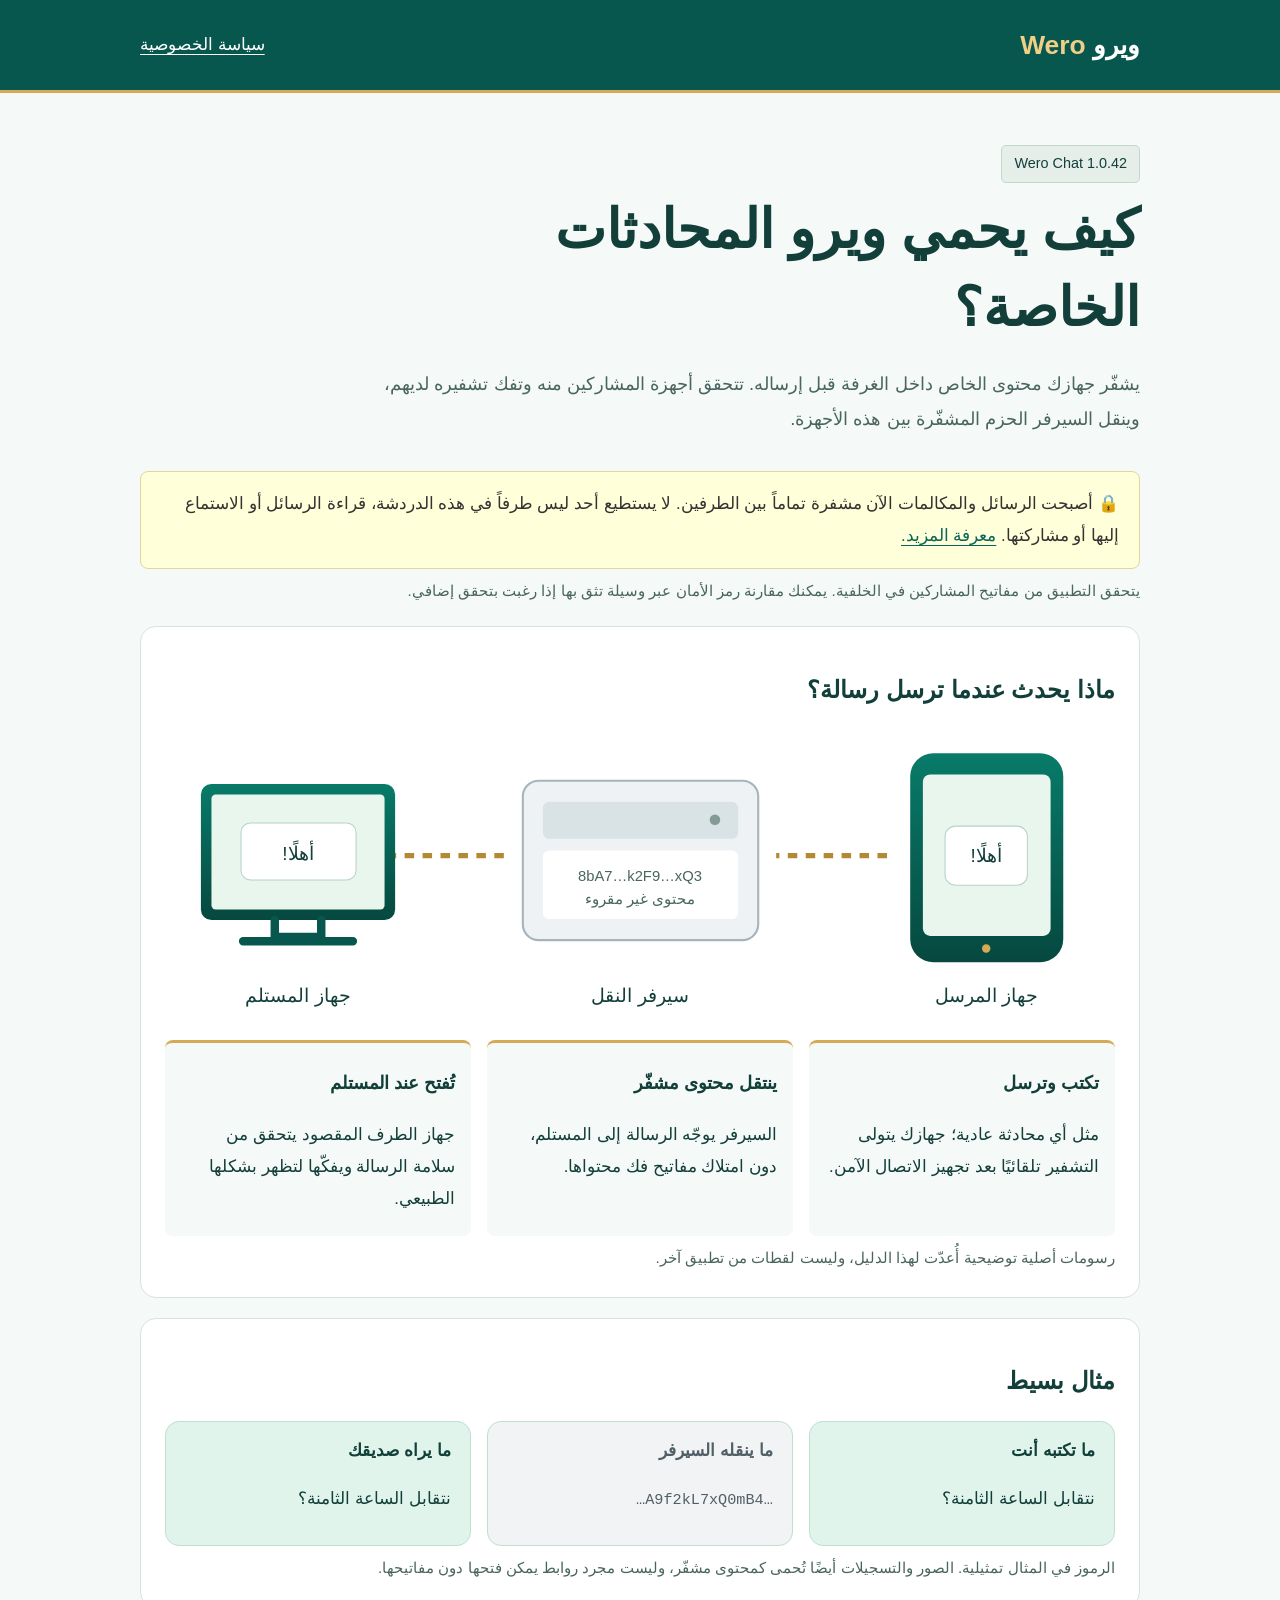
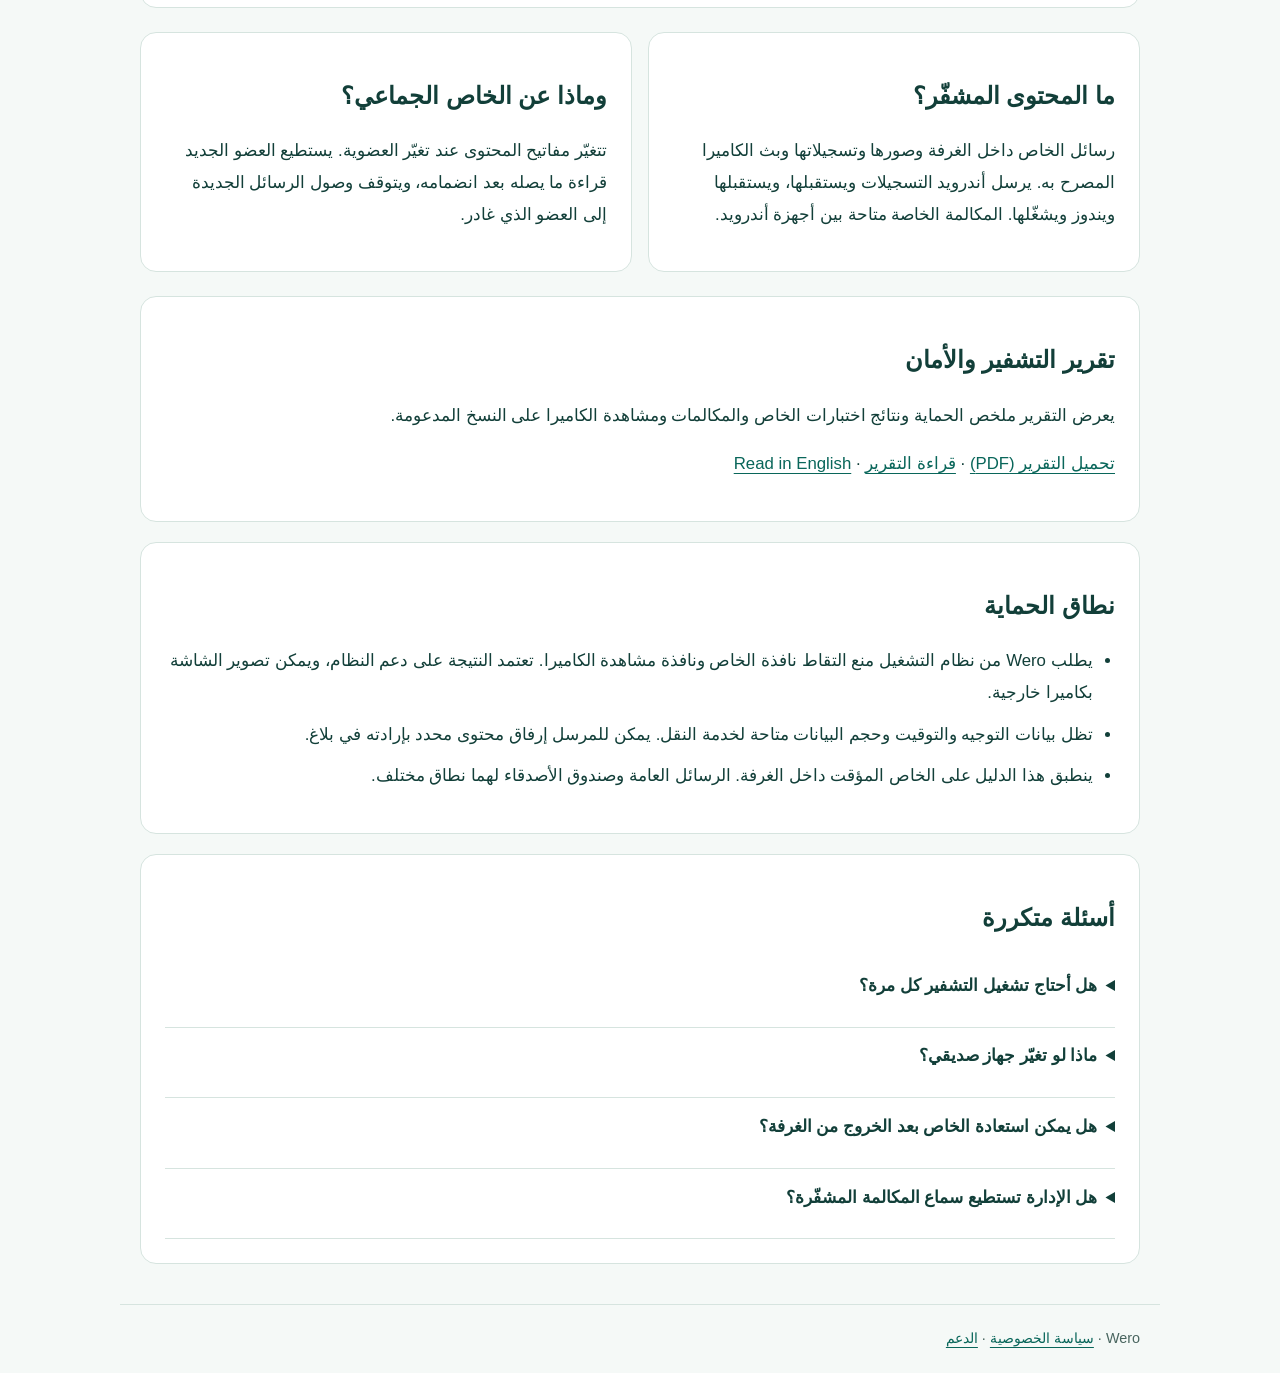
<file: security/index.html>
<!doctype html>
<html lang="ar" dir="rtl">
<head>
<meta charset="utf-8"><meta name="viewport" content="width=device-width, initial-scale=1">
<meta name="theme-color" content="#07574e">
<meta name="description" content="شرح مبسط للتشفير من طرف إلى طرف في Wero، بالرسومات والأمثلة، وحدود الحماية والتحقق من المشاركين.">
<meta http-equiv="Content-Security-Policy" content="default-src 'none'; style-src 'unsafe-inline'; img-src 'self' data:; base-uri 'none'; form-action 'none'">
<link rel="canonical" href="https://werochat.app/security/">
<title>أمان وخصوصية Wero Chat | التشفير وحماية المحادثات</title>
<style>
:root{color-scheme:light;--ink:#123f39;--green:#07574e;--gold:#d4ab54;--muted:#49655f;--line:#d6e4df}*{box-sizing:border-box}body{margin:0;background:#f5f9f7;color:var(--ink);font:1.05rem/1.9 Tahoma,Arial,sans-serif}a{color:#09665a;text-underline-offset:.25em}header{background:var(--green);color:white;border-bottom:3px solid var(--gold)}nav,main,footer{max-width:1040px;margin:auto;padding:1.25rem}nav{display:flex;align-items:center;justify-content:space-between;gap:1rem}nav a{color:white}.brand{font-size:1.65rem;font-weight:bold;text-decoration:none}.brand span{color:#f0cf87}h1{font-size:clamp(2rem,5vw,3.4rem);line-height:1.45;margin:.5rem 0 1rem}h2{font-size:1.5rem;line-height:1.6}h3{font-size:1.15rem}.intro{padding:2rem 0 1rem;max-width:760px}.intro>p{font-size:1.15rem;color:var(--muted)}.eyebrow{font-size:.9rem;font-weight:bold;color:#876519}.notice{background:#ffffd9;border:1px solid #dfd6a4;border-radius:8px;color:#333;padding:1rem 1.25rem;line-height:1.9}.notice p{margin:0}.status{display:inline-block;font-size:.9rem;background:#e6eee9;border:1px solid #c5d8cd;border-radius:5px;padding:.25rem .75rem}.card{background:white;border:1px solid var(--line);border-radius:16px;padding:1.5rem;margin:1.25rem 0}.diagram{display:block;width:100%;height:auto;max-height:320px;margin:1rem auto}.diagram text{font-family:Tahoma,Arial,sans-serif}.steps{display:grid;grid-template-columns:repeat(3,1fr);gap:1rem}.step{border-top:3px solid var(--gold);padding:.25rem 1rem;background:#f5f9f7;border-radius:8px}.muted{color:var(--muted)}.grid{display:grid;grid-template-columns:1fr 1fr;gap:1rem}.grid>.card{margin:.25rem 0}ul{padding-inline-start:1.4rem}li{margin:.6rem 0}details{border-bottom:1px solid var(--line);padding:.8rem 0}summary{cursor:pointer;font-weight:bold;min-height:44px}summary:focus-visible,a:focus-visible{outline:3px solid var(--gold);outline-offset:4px}code{font-size:.95rem;overflow-wrap:anywhere;direction:ltr;unicode-bidi:isolate}footer{font-size:.9rem;color:var(--muted);border-top:1px solid var(--line)}.sample{display:flex;gap:1rem;align-items:center;flex-wrap:wrap}.bubble{background:#e0f4ec;border:1px solid #c0dfd0;padding:.8rem 1.2rem;border-radius:14px;flex:1;min-width:180px}.cipher{background:#f1f3f5;color:#516066}.caption{font-size:.95rem;color:var(--muted);margin:.5rem 0 0}.chip{display:inline-block;background:#edf5f0;color:#245b4c;padding:.2rem .6rem;border-radius:20px;margin:.15rem}svg .label{font-size:18px;fill:#123f39}svg .small{font-size:14px;fill:#49655f}.mobile-flow{display:none}.mobile-flow figure{margin:.75rem 0;padding:1rem;background:#edf5f0;border:1px solid #d6e4df;border-radius:10px;text-align:center}.mobile-flow svg{display:block;margin:auto auto .5rem;width:64px;height:64px}.mobile-flow figcaption{font-size:1rem}.mobile-flow code{display:block;margin:.5rem 0}@media(max-width:640px){.diagram{display:none}.mobile-flow{display:block}.steps,.grid{grid-template-columns:1fr}.card{padding:1rem}.intro{padding-top:1rem}nav,main,footer{padding:1rem}svg .label{font-size:20px}}@media(prefers-reduced-motion:reduce){*{scroll-behavior:auto}}
</style><meta name="robots" content="index,follow,max-image-preview:large">
<meta property="og:title" content="أمان وخصوصية Wero Chat">
<meta property="og:url" content="https://werochat.app/security/">
<meta property="og:type" content="website">
</head>
<body>
<header><nav aria-label="التنقل"><a class="brand" href="/">ويرو <span lang="en">Wero</span></a><a href="/privacy/">سياسة الخصوصية</a></nav></header>
<main>
<section class="intro"><span class="status">Wero Chat 1.0.42</span><h1>كيف يحمي ويرو المحادثات الخاصة؟</h1><p>يشفّر جهازك محتوى الخاص داخل الغرفة قبل إرساله. تتحقق أجهزة المشاركين منه وتفك تشفيره لديهم، وينقل السيرفر الحزم المشفّرة بين هذه الأجهزة.</p></section>
<aside class="notice" aria-label="مثال تنبيه التشفير داخل المحادثة"><p>🔒 أصبحت الرسائل والمكالمات الآن مشفرة تماماً بين الطرفين. لا يستطيع أحد ليس طرفاً في هذه الدردشة، قراءة الرسائل أو الاستماع إليها أو مشاركتها. <a href="#how">معرفة المزيد.</a></p></aside>
<p class="caption">يتحقق التطبيق من مفاتيح المشاركين في الخلفية. يمكنك مقارنة رمز الأمان عبر وسيلة تثق بها إذا رغبت بتحقق إضافي.</p>
<section class="card" id="how"><h2>ماذا يحدث عندما ترسل رسالة؟</h2>
<svg class="diagram" viewBox="0 0 900 280" role="img" aria-labelledby="flow-title flow-desc"><title id="flow-title">رحلة الرسالة المشفرة من هاتف إلى كمبيوتر</title><desc id="flow-desc">المرسل يكتب الرسالة، جهازه يشفرها، السيرفر ينقل بيانات لا يقرأ محتواها، وجهاز المستلم يفك الرسالة.</desc>
<defs><linearGradient id="green" x2="0" y2="1"><stop stop-color="#087b69"/><stop offset="1" stop-color="#06483f"/></linearGradient></defs>
<rect x="706" y="23" width="145" height="198" rx="22" fill="url(#green)"/><rect x="718" y="43" width="121" height="153" rx="7" fill="#e8f6ee"/><rect x="739" y="92" width="78" height="56" rx="10" fill="white" stroke="#b6d4c7"/><text x="778" y="126" text-anchor="middle" class="label">أهلًا!</text><circle cx="778" cy="208" r="4" fill="#d4ab54"/>
<path d="M684 120H579M321 120H216" fill="none" stroke="#b28a35" stroke-width="5" stroke-dasharray="9 8"/>
<rect x="339" y="49" width="223" height="151" rx="15" fill="#eef2f4" stroke="#a7b5bb" stroke-width="2"/><rect x="358" y="69" width="185" height="35" rx="6" fill="#d9e3e6"/><circle cx="521" cy="86" r="5" fill="#839b94"/><rect x="358" y="115" width="185" height="65" rx="6" fill="white"/><text x="450" y="144" text-anchor="middle" class="small" direction="ltr">8bA7…k2F9…xQ3</text><text x="450" y="166" text-anchor="middle" class="small">محتوى غير مقروء</text>
<rect x="34" y="52" width="184" height="129" rx="10" fill="url(#green)"/><rect x="44" y="62" width="164" height="109" rx="4" fill="#e8f6ee"/><rect x="72" y="89" width="109" height="54" rx="9" fill="white" stroke="#b6d4c7"/><text x="126" y="124" text-anchor="middle" class="label">أهلًا!</text><path d="M104 181V197H148V181M74 201H178" fill="none" stroke="#07574e" stroke-width="8" stroke-linecap="round"/>
<text x="778" y="259" text-anchor="middle" class="label">جهاز المرسل</text><text x="450" y="259" text-anchor="middle" class="label">سيرفر النقل</text><text x="126" y="259" text-anchor="middle" class="label">جهاز المستلم</text>
</svg>
<div class="mobile-flow" aria-label="رحلة الرسالة على الهاتف"><figure><svg viewBox="0 0 64 64" role="img" aria-label="هاتف المرسل"><rect x="15" y="3" width="34" height="58" rx="8" fill="#07574e"/><rect x="19" y="10" width="26" height="40" rx="3" fill="#e8f6ee"/><circle cx="32" cy="55" r="2" fill="#d4ab54"/></svg><figcaption><strong>جهاز المرسل</strong><br>تكتب رسالتك، فيُشفّرها جهازك قبل إرسالها.</figcaption></figure><figure><svg viewBox="0 0 64 64" role="img" aria-label="سيرفر ينقل محتوى مشفر"><rect x="7" y="8" width="50" height="48" rx="8" fill="#d9e3e6"/><path d="M17 24h30M17 40h30" stroke="#49655f" stroke-width="3"/><circle cx="48" cy="24" r="3" fill="#d4ab54"/><circle cx="48" cy="40" r="3" fill="#d4ab54"/></svg><figcaption><strong>سيرفر النقل</strong><code>8bA7…k2F9…xQ3</code>ينقل بيانات مشفرة دون مفاتيح قراءتها.</figcaption></figure><figure><svg viewBox="0 0 64 64" role="img" aria-label="كمبيوتر المستلم"><rect x="4" y="7" width="56" height="39" rx="5" fill="#07574e"/><rect x="9" y="12" width="46" height="29" rx="2" fill="#e8f6ee"/><path d="M32 46v10M18 57h28" stroke="#07574e" stroke-width="5" stroke-linecap="round"/></svg><figcaption><strong>جهاز المستلم</strong><br>يفك الرسالة، فتظهر كما أرسلتها.</figcaption></figure></div><div class="steps"><div class="step"><h3>تكتب وترسل</h3><p>مثل أي محادثة عادية؛ جهازك يتولى التشفير تلقائيًا بعد تجهيز الاتصال الآمن.</p></div><div class="step"><h3>ينتقل محتوى مشفّر</h3><p>السيرفر يوجّه الرسالة إلى المستلم، دون امتلاك مفاتيح فك محتواها.</p></div><div class="step"><h3>تُفتح عند المستلم</h3><p>جهاز الطرف المقصود يتحقق من سلامة الرسالة ويفكّها لتظهر بشكلها الطبيعي.</p></div></div>
<p class="caption">رسومات أصلية توضيحية أُعدّت لهذا الدليل، وليست لقطات من تطبيق آخر.</p></section>
<section class="card"><h2>مثال بسيط</h2><div class="sample"><div class="bubble"><strong>ما تكتبه أنت</strong><p>نتقابل الساعة الثامنة؟</p></div><div class="bubble cipher"><strong>ما ينقله السيرفر</strong><p><code>…A9f2kL7xQ0mB4…</code></p></div><div class="bubble"><strong>ما يراه صديقك</strong><p>نتقابل الساعة الثامنة؟</p></div></div><p class="caption">الرموز في المثال تمثيلية. الصور والتسجيلات أيضًا تُحمى كمحتوى مشفّر، وليست مجرد روابط يمكن فتحها دون مفاتيحها.</p></section>
<div class="grid"><section class="card"><h2>ما المحتوى المشفّر؟</h2><p>رسائل الخاص داخل الغرفة وصورها وتسجيلاتها وبث الكاميرا المصرح به. يرسل أندرويد التسجيلات ويستقبلها، ويستقبلها ويندوز ويشغّلها. المكالمة الخاصة متاحة بين أجهزة أندرويد.</p></section><section class="card"><h2>وماذا عن الخاص الجماعي؟</h2><p>تتغيّر مفاتيح المحتوى عند تغيّر العضوية. يستطيع العضو الجديد قراءة ما يصله بعد انضمامه، ويتوقف وصول الرسائل الجديدة إلى العضو الذي غادر.</p></section></div>
<section class="card" id="audit"><h2>تقرير التشفير والأمان</h2><p>يعرض التقرير ملخص الحماية ونتائج اختبارات الخاص والمكالمات ومشاهدة الكاميرا على النسخ المدعومة.</p><p><a href="wero-chat-encryption-audit.pdf" download>تحميل التقرير (PDF)</a> · <a href="/security/audit">قراءة التقرير</a> · <a href="/security/audit#english" lang="en">Read in English</a></p></section>
<section class="card"><h2>نطاق الحماية</h2><ul><li>يطلب Wero من نظام التشغيل منع التقاط نافذة الخاص ونافذة مشاهدة الكاميرا. تعتمد النتيجة على دعم النظام، ويمكن تصوير الشاشة بكاميرا خارجية.</li><li>تظل بيانات التوجيه والتوقيت وحجم البيانات متاحة لخدمة النقل. يمكن للمرسل إرفاق محتوى محدد بإرادته في بلاغ.</li><li>ينطبق هذا الدليل على الخاص المؤقت داخل الغرفة. الرسائل العامة وصندوق الأصدقاء لهما نطاق مختلف.</li></ul></section>
<section class="card"><h2>أسئلة متكررة</h2><details><summary>هل أحتاج تشغيل التشفير كل مرة؟</summary><p>في المحادثة التي تدعم الوضع المشفّر، يتولى التطبيق تجهيز المفاتيح. إذا لم يكتمل ذلك، يجب ألا يعرض تنبيه نجاح أو يرسل المحتوى مكشوفًا على أنه مشفّر.</p></details><details><summary>ماذا لو تغيّر جهاز صديقي؟</summary><p>قد تتغيّر هويته التشفيرية. يلزم تنبيه واضح وإعادة التحقق عند الحاجة، بدل الوثوق بالتغيير بصمت. يمكن مقارنة رمز التحقق عبر وسيلة أخرى تعرفانها.</p></details><details><summary>هل يمكن استعادة الخاص بعد الخروج من الغرفة؟</summary><p>الخاص داخل الغرفة مؤقت وينتهي عند مغادرتها. لا يوجد خيار لاستعادته أو رمز استرداد له. الدخول من جديد يبدأ محادثة بمفاتيح جديدة. انقطاع الشبكة القصير أثناء بقاء الجلسة نفسها لا يُعامل تلقائيًا كمغادرة.</p></details><details><summary>هل الإدارة تستطيع سماع المكالمة المشفّرة؟</summary><p>في مكالمة مشفّرة من طرف إلى طرف، تكون مفاتيح المحتوى عند المشاركين. لا يملك سيرفر النقل مفتاح سماع الصوت أو مشاهدة الفيديو.</p></details></section>
</main><footer>Wero · <a href="/privacy/">سياسة الخصوصية</a> · <a href="mailto:support@werochat.app">الدعم</a></footer>
</body></html>
</file>
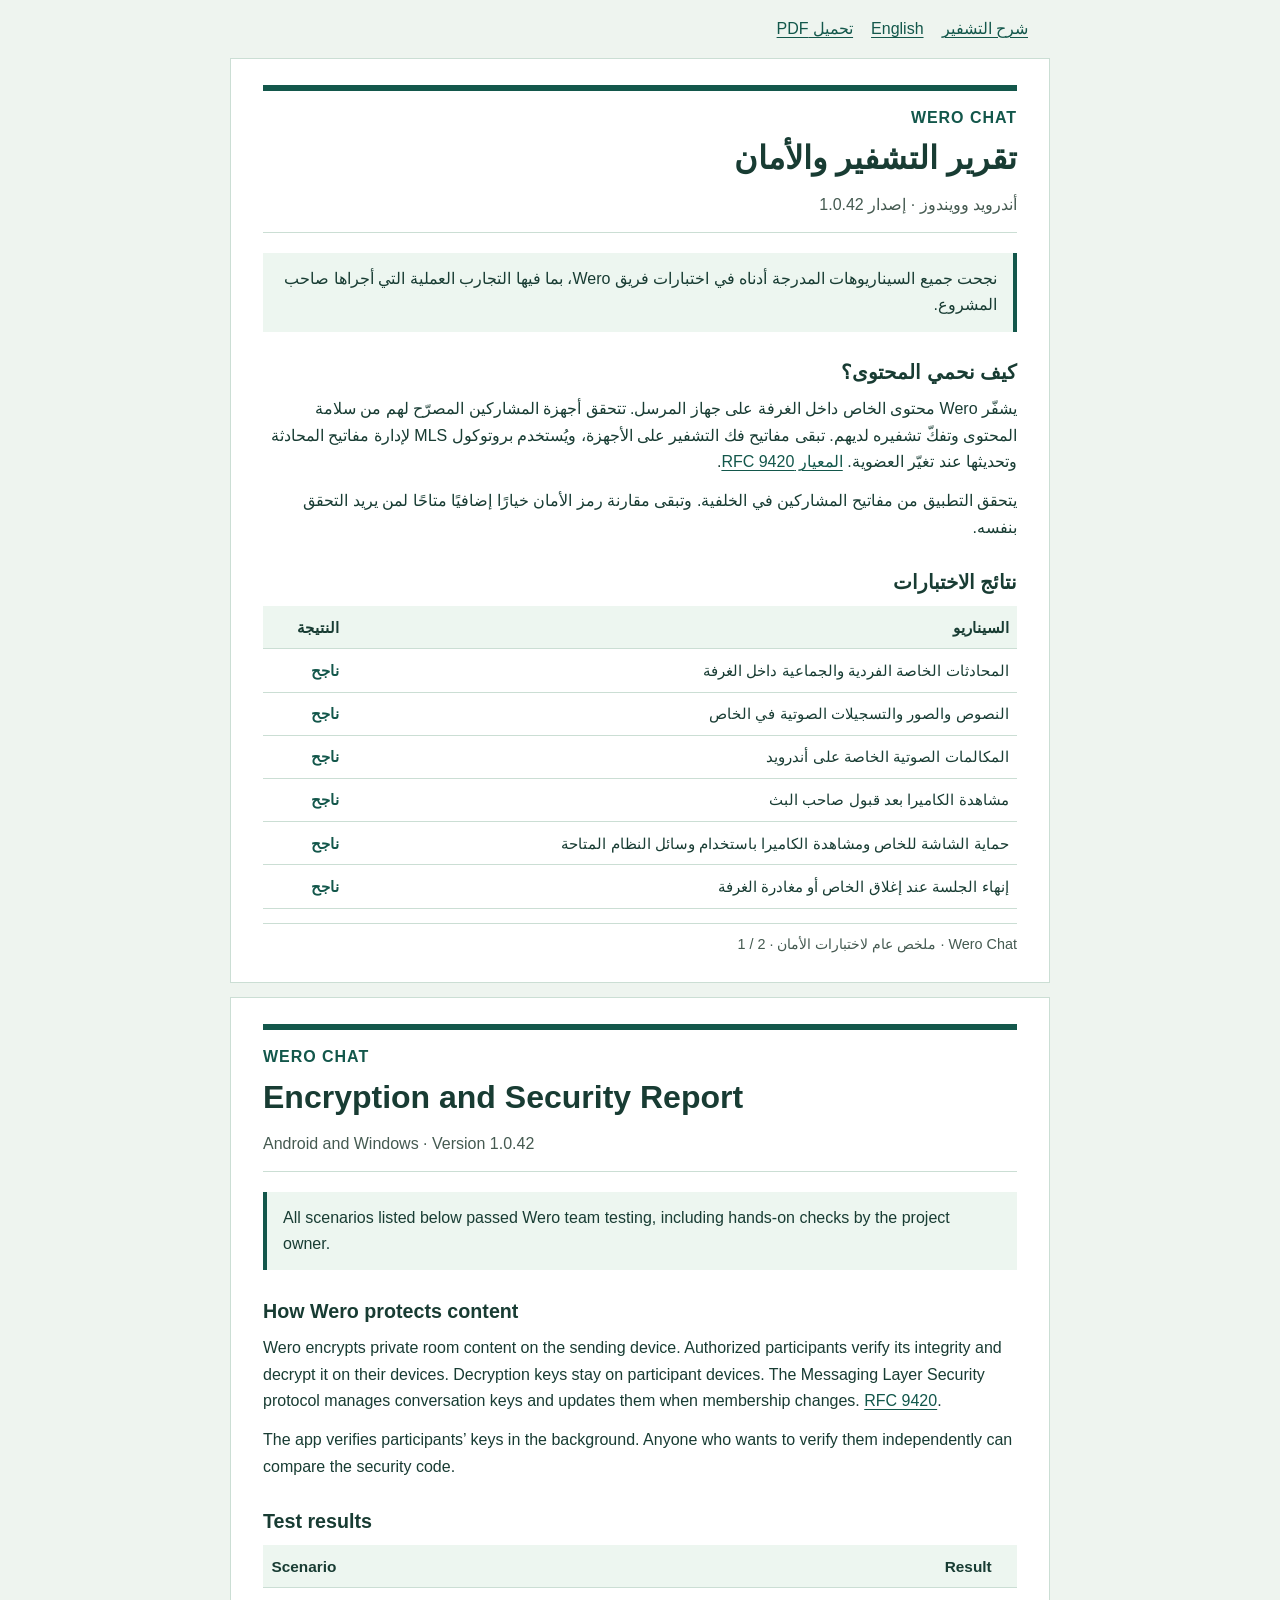
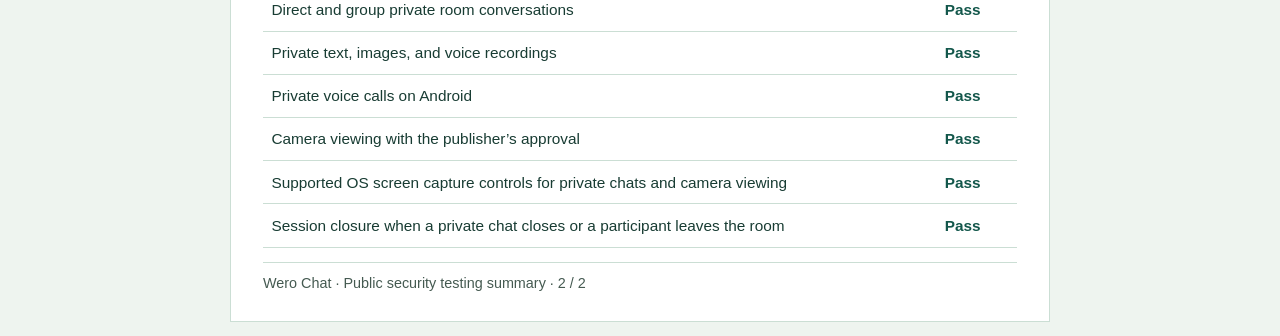
<file: security/audit.html>
<!doctype html>
<html lang="ar" dir="rtl">
<head>
<meta charset="utf-8">
<meta name="viewport" content="width=device-width, initial-scale=1">
<meta name="description" content="ملخص التشفير من طرف إلى طرف ونتائج اختبارات الأمان في Wero Chat.">
<link rel="canonical" href="https://werochat.app/security/audit">
<title>تقرير التشفير والأمان | Wero Chat</title>
<style>
:root{color-scheme:light;--green:#13574b;--dark:#183c33;--line:#cbded4;--soft:#edf6f0;--muted:#455a51}
*{box-sizing:border-box}body{margin:0;background:#eef4ef;color:var(--dark);font:16px/1.65 Tahoma,Arial,sans-serif}
main{max-width:820px;margin:auto}nav{padding:16px 22px;display:flex;gap:18px;flex-wrap:wrap}
a{color:#13574b;text-underline-offset:.18em}a:focus-visible{outline:2px solid #9b721e;outline-offset:3px}
article{background:white;padding:26px 32px;margin:0 0 14px;border:1px solid var(--line)}
header{border-top:6px solid var(--green);border-bottom:1px solid var(--line);padding:.85em 0;margin-bottom:1.25em}
.brand{color:var(--green);font-weight:700;letter-spacing:.06em}h1{font-size:2em;line-height:1.25;margin:.2em 0 .45em}
h2{font-size:1.23em;margin:1.25em 0 .4em}p{margin:.4em 0 .8em}.sub{color:var(--muted);margin:0}
.summary{padding:.8em 1em;border-inline-start:4px solid var(--green);background:var(--soft)}
table{border-collapse:collapse;width:100%;font-size:.96em}td,th{text-align:start;padding:.55em;border-bottom:1px solid var(--line)}
thead{background:var(--soft)}td:last-child{color:var(--green);font-weight:700;white-space:nowrap}
footer{border-top:1px solid var(--line);padding-top:.6em;margin-top:1em;color:var(--muted);font-size:.9em}
@media(max-width:500px){article{padding:19px 15px}h1{font-size:1.6em}td,th{padding:.46em .35em}}
@page{size:A4;margin:16mm}
@media print{body{background:white;font-size:11pt;line-height:1.55;print-color-adjust:exact;-webkit-print-color-adjust:exact}main{max-width:none}nav{display:none}article{padding:0;margin:0;border:0;break-after:page}article:last-child{break-after:auto}tr,.summary{break-inside:avoid}}
</style>
</head>
<body>
<main>
<nav aria-label="التنقل"><a href="./">شرح التشفير</a><a href="#english" lang="en">English</a><a href="wero-chat-encryption-audit.pdf">تحميل PDF</a></nav>
<article>
<header>
  <div class="brand" lang="en">WERO CHAT</div>
  <h1>تقرير التشفير والأمان</h1>
  <p class="sub">أندرويد وويندوز · إصدار <bdi>1.0.42</bdi></p>
</header>
<p class="summary">نجحت جميع السيناريوهات المدرجة أدناه في اختبارات فريق Wero، بما فيها التجارب العملية التي أجراها صاحب المشروع.</p>
<h2>كيف نحمي المحتوى؟</h2>
<p>يشفّر Wero محتوى الخاص داخل الغرفة على جهاز المرسل. تتحقق أجهزة المشاركين المصرّح لهم من سلامة المحتوى وتفكّ تشفيره لديهم. تبقى مفاتيح فك التشفير على الأجهزة، ويُستخدم بروتوكول <bdi>MLS</bdi> لإدارة مفاتيح المحادثة وتحديثها عند تغيّر العضوية. <a href="https://www.rfc-editor.org/rfc/rfc9420.html">المعيار RFC 9420</a>.</p>
<p>يتحقق التطبيق من مفاتيح المشاركين في الخلفية. وتبقى مقارنة رمز الأمان خيارًا إضافيًا متاحًا لمن يريد التحقق بنفسه.</p>
<h2>نتائج الاختبارات</h2>
<table><thead><tr><th scope="col">السيناريو</th><th scope="col">النتيجة</th></tr></thead><tbody>
<tr><td>المحادثات الخاصة الفردية والجماعية داخل الغرفة</td><td>ناجح</td></tr>
<tr><td>النصوص والصور والتسجيلات الصوتية في الخاص</td><td>ناجح</td></tr>
<tr><td>المكالمات الصوتية الخاصة على أندرويد</td><td>ناجح</td></tr>
<tr><td>مشاهدة الكاميرا بعد قبول صاحب البث</td><td>ناجح</td></tr>
<tr><td>حماية الشاشة للخاص ومشاهدة الكاميرا باستخدام وسائل النظام المتاحة</td><td>ناجح</td></tr>
<tr><td>إنهاء الجلسة عند إغلاق الخاص أو مغادرة الغرفة</td><td>ناجح</td></tr>
</tbody></table>
<footer>Wero Chat · ملخص عام لاختبارات الأمان · <bdi dir="ltr">1 / 2</bdi></footer>
</article>
<article lang="en" dir="ltr" id="english">
<header>
  <div class="brand">WERO CHAT</div>
  <h1>Encryption and Security Report</h1>
  <p class="sub">Android and Windows · Version 1.0.42</p>
</header>
<p class="summary">All scenarios listed below passed Wero team testing, including hands-on checks by the project owner.</p>
<h2>How Wero protects content</h2>
<p>Wero encrypts private room content on the sending device. Authorized participants verify its integrity and decrypt it on their devices. Decryption keys stay on participant devices. The Messaging Layer Security protocol manages conversation keys and updates them when membership changes. <a href="https://www.rfc-editor.org/rfc/rfc9420.html">RFC 9420</a>.</p>
<p>The app verifies participants’ keys in the background. Anyone who wants to verify them independently can compare the security code.</p>
<h2>Test results</h2>
<table><thead><tr><th scope="col">Scenario</th><th scope="col">Result</th></tr></thead><tbody>
<tr><td>Direct and group private room conversations</td><td>Pass</td></tr>
<tr><td>Private text, images, and voice recordings</td><td>Pass</td></tr>
<tr><td>Private voice calls on Android</td><td>Pass</td></tr>
<tr><td>Camera viewing with the publisher’s approval</td><td>Pass</td></tr>
<tr><td>Supported OS screen capture controls for private chats and camera viewing</td><td>Pass</td></tr>
<tr><td>Session closure when a private chat closes or a participant leaves the room</td><td>Pass</td></tr>
</tbody></table>
<footer>Wero Chat · Public security testing summary · 2 / 2</footer>
</article>
</main>
</body>
</html>
</file>
<file: site.css>
@charset "UTF-8";
@font-face{font-family:Tajawal;src:url('/assets/Tajawal-Regular.ttf') format('truetype');font-style:normal;font-weight:400;font-display:swap}
@font-face{font-family:Tajawal;src:url('/assets/Tajawal-Medium.ttf') format('truetype');font-style:normal;font-weight:500;font-display:swap}
@font-face{font-family:Tajawal;src:url('/assets/Tajawal-Bold.ttf') format('truetype');font-style:normal;font-weight:700 900;font-display:swap}
:root{--green:#206f69;--deep:#103f3c;--ink:#173c39;--muted:#61746c;--paper:#fafbf7;--sage:#edf3ea;--line:#dfe7dd;--mint:#cce9d6;--gold:#c6a773;color-scheme:light;font-family:Tajawal,"Segoe UI",Arial,sans-serif;color:var(--ink);background:var(--paper)}
*{box-sizing:border-box}html{scroll-behavior:smooth;scroll-padding-top:100px}body{margin:0;font-size:17px;line-height:1.8}h1,h2,h3,p{margin:0}a{color:inherit;text-decoration:none}button,input,select{font:inherit}button{cursor:pointer}img{display:block;max-width:100%}svg{fill:none;stroke:currentColor;stroke-width:1.6;stroke-linecap:round;stroke-linejoin:round}button:disabled{cursor:default}a,button{-webkit-tap-highlight-color:transparent}:focus-visible{outline:3px solid #7bac9e;outline-offset:5px}.wrap{width:min(1180px,calc(100% - 96px));margin-inline:auto}.skip{position:fixed;top:-120px;right:20px;padding:12px 20px;background:white;z-index:100}.skip:focus{top:12px}.section{padding-block:110px}.eyebrow{display:flex;align-items:center;gap:10px;font-size:14px;font-weight:700;color:var(--green);margin-bottom:20px}.live-dot{width:7px;height:7px;display:inline-block;border-radius:50%;background:var(--green);box-shadow:0 0 0 5px #206f6910}h2{font-size:clamp(32px,3.7vw,48px);line-height:1.45;letter-spacing:-.8px}h2 span{color:var(--green)}h3{font-size:23px;line-height:1.5}.button{white-space:nowrap;flex-shrink:0;display:inline-flex;align-items:center;justify-content:space-between;gap:35px;background:var(--green);color:white;border:1px solid transparent;border-radius:100px;min-height:54px;padding:11px 28px;font-size:17px;font-weight:700;transition:background .2s,transform .2s}.button:hover{background:#185952;transform:translateY(-2px)}.button>span{font:24px "Segoe UI",sans-serif}.text-link{display:inline-flex;align-items:center;gap:20px;font-weight:700;font-size:16px}.text-link span{font:22px "Segoe UI",sans-serif}
header{position:sticky;top:0;z-index:20;background:#fafbf7f2;backdrop-filter:blur(16px);border-bottom:1px solid #e8ede4}.nav{display:flex;align-items:center;justify-content:space-between;gap:26px;min-height:88px}.brand{display:inline-flex;align-items:center;gap:11px;font:700 30px "Segoe UI",Arial,sans-serif;letter-spacing:-1.4px;flex-shrink:0}.brand img{border-radius:50%;object-fit:cover}.brand-dot{color:var(--green)}#nav-links{display:flex;align-items:center;gap:28px;font-size:15px;font-weight:500;color:#4f645a}#nav-links a:hover{color:var(--green)}.nav-download{min-height:45px;padding:8px 21px;font-size:14px;white-space:nowrap}.nav-download>span{font-size:21px}#nav-toggle{display:none;border:0;background:none;width:44px;height:44px;flex-direction:column;align-items:center;justify-content:center;gap:6px}#nav-toggle span{width:21px;height:2px;border-radius:3px;background:var(--ink)}
.hero{position:relative;overflow:hidden;background:radial-gradient(ellipse at 4% 38%,#e9f0e3 0,transparent 52%)}.hero-grid{display:grid;grid-template-columns:1fr 1fr;gap:70px;align-items:center;min-height:660px;padding-block:60px 70px}.hero h1{font-size:clamp(44px,5.1vw,67px);line-height:1.38;letter-spacing:-1.8px;font-weight:700}.hero h1 span{color:var(--green)}.hero-description{color:var(--muted);font-size:19px;line-height:1.9;margin-top:23px}.hero-actions{display:flex;align-items:center;flex-wrap:wrap;gap:30px;margin-top:32px}.hero-platforms{display:flex;align-items:center;gap:24px;margin-top:30px;font-size:14px;font-weight:500;color:#64796d}.hero-platforms>span{display:flex;gap:8px;align-items:center}.hero-platforms svg{width:18px;height:18px}.hero-platforms small{font-size:11px;background:#e8eee2;color:#6c7e65;padding:1px 7px;border-radius:6px;white-space:nowrap}.hero-visual{position:relative;min-width:0;padding:38px 4px}.visual-backdrop{position:absolute;inset:10px -20px 34px;border-radius:48% 52% 42% 58%;background:#e1ebd9;transform:rotate(12deg)}.room-preview{position:relative;border:1px solid #d4e3da;border-radius:24px;background:white;box-shadow:0 24px 70px #2c544514;transform:rotate(-3deg);overflow:hidden}.preview-bar{display:flex;align-items:center;justify-content:space-between;gap:12px;padding:17px 23px;border-bottom:1px solid #eaf0e9;font-size:13px;color:#61725a}.preview-brand{font:700 18px "Segoe UI",sans-serif;color:var(--green);letter-spacing:-1px}.preview-room{display:flex;align-items:center;gap:8px}.preview-room i{width:5px;height:5px;background:#78a77b;border-radius:50%}.preview-menu{letter-spacing:2px}.preview-stage{text-align:center;padding:28px 20px 17px;background:linear-gradient(#f4f8ef,#fff)}.logo-halo{width:168px;height:168px;margin:auto;display:grid;place-items:center;background:#e8f1e4;border-radius:50%}.logo-halo img{width:138px;height:138px;border-radius:50%;box-shadow:0 10px 24px #103f3c25}.sound-line{height:40px;display:flex;align-items:center;justify-content:center;gap:5px;margin:22px auto 8px;color:var(--green)}.sound-line i{display:block;width:4px;height:14px;border-radius:5px;background:currentColor;opacity:.65;animation:breathe 2.6s ease-in-out infinite alternate}.sound-line i:nth-child(3n){height:31px;animation-delay:-.7s}.sound-line i:nth-child(4n){height:22px;animation-delay:-1.8s}.sound-line i:nth-child(5n){height:38px;animation-delay:-1.1s}.preview-stage p{font-size:15px;color:#5b735f}.preview-bottom{display:flex;gap:14px;align-items:center;padding:16px 22px 23px}.demo-bubble{display:flex;justify-content:space-between;align-items:center;flex:1;background:#f3f6ee;border:1px solid #e7edde;border-radius:13px;padding:8px 16px;color:#586e56;font-size:14px}.demo-bubble span{color:#a4b28d}.mic-circle{width:43px;height:43px;border-radius:50%;background:var(--green);color:white;display:grid;place-items:center}.mic-circle svg{width:21px;height:21px;stroke-width:1.7}.visual-caption{position:relative;display:flex;justify-content:center;align-items:center;gap:10px;font-size:12px;color:#5f7256;margin-top:27px}.caption-line{width:26px;height:1px;background:#a1b48d}.platform-ribbon{border-block:1px solid var(--line);background:#f0f4eb}.ribbon-inner{display:flex;justify-content:space-between;align-items:center;gap:30px;padding-block:23px}.ribbon-inner p{font-size:17px;color:#576e50}.ribbon-inner strong{color:var(--ink);font-weight:500}.ribbon-inner>div{display:flex;gap:38px;align-items:center;font:500 15px "Segoe UI",Tajawal,sans-serif}.ribbon-inner>div>span{display:flex;align-items:center;gap:10px}.ribbon-inner b{font:500 11px Tajawal,sans-serif;color:var(--green);padding:1px 7px;border-radius:5px;background:#dfebda}.ribbon-inner b.muted-badge{background:#e7eadf;color:#7f8b73}
.experience-grid{display:grid;grid-template-columns:.9fr 1.2fr;gap:90px;align-items:start}.section-heading>p:not(.eyebrow){color:var(--muted);font-size:18px;line-height:1.9;margin-top:20px}.section-heading .text-link{margin-top:29px;color:var(--green)}.feature-list article{display:grid;grid-template-columns:32px 1fr 40px;gap:21px;padding:26px 0;border-bottom:1px solid var(--line);align-items:start}.feature-list article:first-child{padding-top:4px}.feature-list article:last-child{border-bottom:0}.feature-number{font:13px "Segoe UI",sans-serif;color:#66745f;padding-top:7px}.feature-list p{font-size:16px;color:var(--muted);line-height:1.9;margin-top:8px;max-width:390px}.feature-glyph{font:30px "Segoe UI",sans-serif;color:#7b9c79;text-align:center;padding-top:2px}
.download-section{background:#eef3e9;border-block:1px solid #e4eadc;padding:90px 0}.download-heading{display:flex;align-items:flex-end;justify-content:space-between;gap:40px;margin-bottom:38px}.download-heading>p{color:var(--muted);font-size:16px;line-height:1.9}.mobile-break{display:none}.download-grid{display:grid;grid-template-columns:1.14fr 1fr;gap:22px;align-items:stretch}.android-panel{background:#fff;border:1px solid #dce7d7;border-radius:24px;padding:32px;min-width:0}.os-heading{display:flex;gap:16px;align-items:center;position:relative}.os-heading>div:not(.os-icon){min-width:0}.os-heading h3{font-size:24px}.os-heading p{font-size:14px;color:var(--muted);margin-top:2px}.os-icon{width:50px;height:50px;flex-shrink:0;display:grid;place-items:center;border-radius:14px;background:#e5eee0;color:var(--green)}.os-icon svg{width:25px;height:25px;stroke-width:1.6}.android-icon{background:#dcecd7}.android-icon svg{width:29px;height:29px}.available-tag,.coming-tag{margin-inline-start:auto;white-space:nowrap;font-size:11px;font-weight:500;padding:4px 9px;border-radius:7px;background:#e6f2e1;color:#4c7b4a}.coming-tag{background:#e7ebe2;color:#7a8770}.android-description{font-size:16px;margin:29px 0 17px;color:var(--muted)}.apk-download{display:flex;justify-content:space-between;align-items:center;gap:16px;font-weight:500;font-size:17px}.apk-download>span:first-child{min-width:0}.apk-download small{display:block;font-size:12px;font-weight:400;color:#61725a;margin-top:2px;line-height:1.7}.apk-download>span:last-child{font:24px "Segoe UI",sans-serif}.apk-download.main-download{background:var(--green);color:#fff;border-radius:14px;padding:15px 21px;min-height:84px;font-size:20px;font-weight:700;transition:background .2s}.main-download small{color:#bfd8c9;font-size:12px;margin-top:3px}.main-download:hover{background:#195b55}.download-arrow{width:36px;height:36px;display:grid;place-items:center;background:#ffffff15;border-radius:50%}.alternative-downloads{margin-top:13px}.alternative-downloads .apk-download{padding:15px 4px;border-bottom:1px solid #e9eee3;font-size:15px}.alternative-downloads .apk-download:last-child{border-bottom:0}.alternative-downloads b{font-weight:700;color:var(--green);margin-inline-start:4px}.alternative-downloads .apk-download:hover{color:var(--green)}.android-foot{display:flex;justify-content:space-between;align-items:center;gap:10px;margin-top:15px;padding-top:17px;border-top:1px solid #e9eee3;font-size:12px;color:#61725a}.android-foot a{color:var(--green);font-weight:500}.other-platforms{display:grid;gap:20px;min-width:0}.platform-panel{background:#fafcf7;border:1px solid #dae5d3;border-radius:24px;padding:28px}.platform-panel .os-heading h3{font-size:22px}.platform-spec{font:13px "Segoe UI",Tajawal,sans-serif;color:#5f7256;display:flex;flex-wrap:wrap;gap:9px 18px;margin:19px 0 20px}.platform-spec span{font:13px Tajawal,sans-serif}.platform-download{display:flex;justify-content:space-between;align-items:center;gap:20px;min-height:50px;border:1px solid #b6cdb2;border-radius:11px;padding:8px 18px;color:var(--green);font-weight:700;font-size:16px;transition:background .2s}.platform-download:hover{background:#e5efdf}.platform-download>span{font:24px "Segoe UI",sans-serif}.iphone-panel{padding-block:25px;background:#f3f6ee}.iphone-icon{background:#e4e9dd;color:#728768}.iphone-panel button{margin-top:24px;display:flex;justify-content:space-between;align-items:center;gap:15px;width:100%;min-height:47px;border:1px dashed #c4d0bb;background:#edf1e6;border-radius:10px;padding:8px 17px;color:#8a9780;font-weight:500;font-size:15px}.iphone-panel button>span{font-size:11px}.download-note{display:flex;justify-content:center;align-items:center;gap:9px;flex-wrap:wrap;text-align:center;font-size:13px;line-height:1.8;margin-top:24px;color:#61725a}.download-note a{color:var(--green);font-weight:500}
.faq-section{display:grid;grid-template-columns:.8fr 1.2fr;gap:95px}.faq details{border-bottom:1px solid var(--line);padding:19px 0}.faq details:first-child{padding-top:5px}.faq summary{cursor:pointer;list-style:none;display:flex;align-items:center;justify-content:space-between;gap:20px;font-size:18px;font-weight:500}.faq summary::-webkit-details-marker{display:none}.faq summary::after{content:'+';font:22px "Segoe UI",sans-serif;color:#889e80}.faq details[open] summary::after{content:'−'}.faq details p{color:var(--muted);font-size:15px;line-height:2;margin-top:15px;padding-inline-end:20px}.faq a{color:var(--green);text-decoration:underline;text-underline-offset:4px}.support-section{padding:75px 0;background:var(--deep);color:#f0f5e9}.support-inner{display:grid;grid-template-columns:1fr 1.15fr;align-items:center;gap:100px}.support-section .eyebrow{color:#9abca7}.support-section h2{font-size:45px}.support-section h2 span{color:#b3d4b7}.support-section p:not(.eyebrow){font-size:16px;color:#a5bcb0;margin-top:16px}.support-links{display:grid}.support-links a{display:flex;align-items:center;justify-content:space-between;gap:25px;border-bottom:1px solid #eaf4e324;padding:18px 0}.support-links a:first-child{padding-top:0}.support-links a:last-child{border-bottom:0}.support-links small{display:block;font-size:12px;color:#9ab4a5;line-height:1.5;margin-bottom:3px}.support-links strong{font-size:20px;font-weight:500}.support-links a>span:last-child{font:26px "Segoe UI",sans-serif;color:#c1dab7}.support-links a:hover strong{color:#c1dab7}footer{padding:35px 0 22px;background:#f6f8f1}.footer-main{display:flex;align-items:center;justify-content:space-between;gap:25px;padding-bottom:26px}.footer-main p{font-size:15px;color:#61725a}.footer-main>a:last-child{font-size:14px;color:#526f47}.footer-bottom{border-top:1px solid var(--line);padding-top:21px;display:flex;align-items:center;justify-content:space-between;gap:25px;font-size:12px;color:#61725a}.footer-bottom>div{display:flex;gap:25px;flex-wrap:wrap}.footer-bottom a:hover{color:var(--green)}
.policy-main{padding-block:60px 100px;max-width:960px}.policy-main h1{font-size:42px;line-height:1.5}.policy-main>p:not(.eyebrow){color:var(--muted);margin-top:15px}.policy-tabs{display:flex;gap:12px;flex-wrap:wrap;margin:30px 0}.policy-tabs a{border:1px solid #cbdac3;border-radius:100px;padding:9px 22px;font-size:16px}.policy-tabs a[aria-current=true]{background:var(--green);border-color:var(--green);color:white}.policy-card{border:1px solid var(--line);border-radius:18px;background:white;padding:30px;margin-bottom:20px}.policy-card h2{font-size:25px;line-height:1.6;margin-bottom:17px}.policy-card p{margin-bottom:13px}.policy-card li{margin-bottom:12px}.policy-card ul{padding-inline-start:23px}.policy-contact{padding:20px;color:var(--muted);font-size:15px}.policy-contact a{color:var(--green);overflow-wrap:anywhere}@keyframes breathe{to{transform:scaleY(.6);opacity:.35}}
@media(min-width:1500px){.hero-grid{min-height:710px}.hero-description{font-size:20px}}
@media(max-width:1050px){.wrap{width:calc(100% - 64px)}#nav-links{gap:20px;font-size:14px}.nav{gap:20px}.hero-grid{gap:40px;min-height:600px}.hero h1{font-size:51px}.hero-description{font-size:17px}.hero-visual{padding-inline:0}.preview-bar{padding-inline:17px}.experience-grid,.faq-section{gap:60px}.support-inner{gap:60px}.android-panel{padding:26px}.platform-panel{padding:24px}.available-tag{display:none}.ribbon-inner>div{gap:25px}}
@media(max-width:760px){.wrap{width:calc(100% - 40px)}.nav{min-height:74px;gap:16px}.brand{font-size:27px;gap:9px}.brand img{width:38px;height:38px}.nav-download{margin-inline-start:auto;font-size:13px;min-height:42px;padding:8px 17px;gap:15px}#nav-toggle{display:flex;order:3;flex-shrink:0}#nav-links{position:absolute;top:74px;inset-inline:0;display:none;flex-direction:column;align-items:stretch;gap:0;background:#fafbf7;border-bottom:1px solid var(--line);padding:12px 24px;box-shadow:0 14px 20px #284e3d08;font-size:16px}#nav-links.open{display:flex}#nav-links a{padding:12px 0}.hero-grid{grid-template-columns:1fr;gap:24px;padding-block:47px 35px;min-height:0}.hero-copy{max-width:560px}.eyebrow{font-size:12px;margin-bottom:18px}.hero h1{font-size:clamp(40px,8vw,57px);letter-spacing:-1.1px;line-height:1.37}.hero-description{font-size:17px;line-height:1.9;margin-top:19px}.hero-actions{gap:25px;margin-top:25px}.hero-actions .button{min-height:51px;padding:11px 24px;gap:27px}.text-link{font-size:15px;gap:15px}.hero-platforms{gap:23px;font-size:13px;margin-top:25px}.hero-visual{max-width:400px;width:100%;margin:0 auto;padding:28px 10px 4px}.visual-backdrop{inset:7px 0 26px}.preview-bar{padding:13px 17px;font-size:12px}.preview-stage{padding:21px 18px 10px}.logo-halo{width:138px;height:138px}.logo-halo img{width:116px;height:116px}.sound-line{margin-top:15px;height:33px;gap:4px}.sound-line i{width:3px}.sound-line i:nth-child(5n){height:32px}.preview-stage p{font-size:13px}.preview-bottom{padding:14px 17px 17px}.mic-circle{width:37px;height:37px}.demo-bubble{font-size:12px;padding:6px 12px}.visual-caption{margin-top:20px;font-size:11px}.ribbon-inner{flex-direction:column;align-items:center;gap:13px;padding-block:22px;text-align:center}.ribbon-inner p{font-size:16px}.ribbon-inner>div{gap:23px;font-size:13px}.ribbon-inner>div>span{gap:6px}.ribbon-inner b{font-size:10px;padding-inline:6px}.section{padding-block:65px}.experience-grid,.faq-section{grid-template-columns:1fr;gap:35px}h2{font-size:34px;letter-spacing:-.5px;line-height:1.45}.section-heading>p:not(.eyebrow){font-size:17px;margin-top:16px}.section-heading .text-link{margin-top:21px}.feature-list article{grid-template-columns:26px 1fr 28px;gap:14px;padding:22px 0}.feature-list h3{font-size:22px}.feature-list p{font-size:15px;line-height:1.9;margin-top:7px}.feature-glyph{font-size:27px}.feature-number{font-size:12px}.download-section{padding:60px 0}.download-heading{flex-direction:column;align-items:flex-start;gap:17px;margin-bottom:25px}.download-heading>p{font-size:15px;line-height:1.8}.download-heading .eyebrow{margin-bottom:13px}.mobile-break{display:block}.download-grid{grid-template-columns:1fr;gap:17px}.android-panel{border-radius:20px;padding:23px}.os-heading{gap:12px}.os-heading h3{font-size:23px}.os-heading p{font-size:13px}.os-icon{width:45px;height:45px;border-radius:12px}.os-icon svg{width:23px;height:23px}.android-description{font-size:15px;margin:24px 0 16px}.apk-download.main-download{padding:14px 17px;font-size:19px;min-height:79px}.main-download small{font-size:11px}.alternative-downloads .apk-download{padding:15px 0;font-size:14px;gap:12px}.apk-download small{font-size:11px}.alternative-downloads b{display:block;margin-inline-start:0}.android-foot{font-size:11px;padding-top:15px}.other-platforms{gap:17px}.platform-panel{border-radius:20px;padding:23px}.platform-panel .os-heading h3{font-size:22px}.platform-spec{font-size:12px;gap:7px 14px}.platform-spec span{font-size:12px}.platform-download{min-height:48px;font-size:15px}.iphone-panel button{margin-top:19px}.coming-tag{font-size:10px;padding:3px 8px}.download-note{font-size:12px;line-height:1.9;margin-top:20px;text-align:right;justify-content:flex-start}.faq-section{gap:28px}.faq summary{font-size:17px;line-height:1.7;gap:15px}.faq details{padding:17px 0}.faq details p{font-size:14px;padding-inline-end:12px}.support-section{padding:55px 0}.support-inner{grid-template-columns:1fr;gap:35px}.support-section h2{font-size:36px}.support-section p:not(.eyebrow){font-size:15px}.support-links strong{font-size:19px}.support-links a{padding-block:17px}.support-links small{font-size:11px}.footer-main{flex-wrap:wrap;gap:18px;padding-bottom:22px}.footer-main p{font-size:13px;order:3;width:100%}.footer-main>a:last-child{font-size:13px}.footer-bottom{flex-direction:column;align-items:flex-start;gap:15px;font-size:11px}.footer-bottom>div{gap:22px}.policy-main{padding-block:40px 65px}.policy-main h1{font-size:29px}.policy-tabs{gap:9px;margin:24px 0}.policy-tabs a{padding:8px 14px;font-size:14px}.policy-card{padding:22px}.policy-card h2{font-size:23px}.policy-card p,.policy-card li{font-size:16px}.policy-main .eyebrow{font-size:11px}}
@media(max-width:360px){.wrap{width:calc(100% - 32px)}.nav{gap:10px}.nav-download{padding-inline:13px;gap:12px}.brand{font-size:24px;gap:7px}.brand img{width:33px;height:33px}#nav-toggle{width:33px}.hero h1{font-size:34px}.hero-description{font-size:16px}.hero-platforms{gap:18px;font-size:12px}.hero-actions{gap:14px}.hero-actions .button{padding-inline:20px;gap:14px;font-size:16px}.hero-actions .text-link{font-size:14px;gap:10px;white-space:nowrap}.hero-visual{padding-inline:8px}.ribbon-inner>div{gap:17px;font-size:12px}.ribbon-inner b{font-size:9px;padding-inline:5px}.android-panel,.platform-panel{padding:20px}.os-heading h3{font-size:21px}.os-heading p{font-size:12px}.os-heading{gap:11px}.os-icon{width:41px;height:41px}.platform-panel .os-heading h3{font-size:21px}.coming-tag{padding-inline:6px}.support-links strong{font-size:18px}}
@media(prefers-reduced-motion:reduce){html{scroll-behavior:auto}*,*::before,*::after{animation:none!important;transition:none!important}}

/* Product artwork supplied by Wero: keep the complete image visible. */
.showcase-section{padding-top:36px}.showcase-strip{display:grid;grid-auto-flow:column;grid-auto-columns:minmax(260px,calc((100% - 48px)/3));gap:24px;overflow-x:auto;scroll-snap-type:x mandatory;padding:8px 2px 22px;scrollbar-color:#8cb9aa #e7eee9;scrollbar-width:thin}.showcase-card{margin:0;min-width:0;background:#fff;border:1px solid #dce6df;border-radius:24px;overflow:hidden;scroll-snap-align:start}.showcase-card img{display:block;width:100%;height:430px;object-fit:contain;background:#f1f7f3}.showcase-card figcaption{padding:20px;font-size:18px;color:#254d45;line-height:1.7}.showcase-hint{color:#62776d;font-size:15px}.android-choices:has(>a:only-of-type){grid-template-columns:1fr}.android-choice:only-of-type{width:100%;min-height:92px;border:1px solid #a7c6b9;border-radius:18px;padding:20px;display:flex;justify-content:space-between;align-items:center;gap:16px;background:#206f69;color:#fff;text-decoration:none}.android-choice:only-of-type strong{display:block;font-size:23px}.android-choice:only-of-type small{display:block;font-size:16px;margin-top:8px;color:#d9efdf}@media(max-width:760px){.showcase-strip{grid-auto-columns:minmax(250px,83%);gap:16px}.showcase-card img{height:440px}.showcase-section{padding-top:18px}.android-choice:only-of-type strong{font-size:22px}}

.showcase-strip{width:100%;min-width:0;grid-auto-columns:minmax(260px,32%)}.android-choice:only-of-type>span:first-child{min-width:0}.android-choice:only-of-type strong{line-height:1.5}.android-choice:only-of-type small{font-size:15px;line-height:1.6}.android-choice:only-of-type>span:last-child{flex:0 0 auto;font-size:24px}@media(max-width:760px){.showcase-strip{grid-auto-columns:minmax(250px,83%)}}


.windows-support{display:flex;flex-wrap:wrap;gap:12px;margin:18px 0 10px}.windows-version{display:inline-flex;align-items:center;gap:7px;font-size:.85rem;font-weight:500}.windows-version svg{width:24px;height:24px;flex:none}.windows-version b{font-weight:500}

.audio-features{padding-top:25px}.audio-features>.section-heading{max-width:650px;margin-bottom:38px}.audio-grid{display:grid;grid-template-columns:1fr 1fr;gap:28px}.audio-card{min-width:0;border:1px solid #d7e3da;border-radius:25px;background:#fff;overflow:hidden}.audio-card>img{display:block;width:100%;height:auto;aspect-ratio:440/280;object-fit:cover}.audio-copy{padding:28px 30px 30px}.audio-copy h3{font-size:26px;color:#194d45;line-height:1.5}.audio-copy p{font-size:17px;line-height:1.95;color:#526a60;margin-top:14px}.audio-copy small{display:block;font-size:13px;line-height:1.9;color:#617b6d;border-top:1px solid #e3ebe5;margin-top:20px;padding-top:16px}.audio-disclosure{font-size:14px;line-height:2;color:#5d7567;margin-top:25px;max-width:870px}.audio-disclosure a{color:#206f69;text-decoration:underline;text-underline-offset:4px}@media(max-width:760px){.audio-grid{grid-template-columns:1fr;gap:22px}.audio-copy{padding:23px}.audio-copy h3{font-size:23px}.audio-copy p{font-size:16px}.audio-features{padding-top:20px}}
.google-play-download { margin-block: 12px 0; }
.google-play-download a { display: inline-block; border-radius: 8px; }
.google-play-download img { display: block; max-width: 100%; height: auto; }
.google-play-download a:focus-visible { outline: 2px solid #166456; outline-offset: 2px; }
</file>
<file: prices/wero-public.css>
@font-face{font-family:WeroTajawal;src:url('/assets/Tajawal-Regular.ttf') format('truetype');font-weight:400;font-display:swap}
@font-face{font-family:WeroTajawal;src:url('/assets/Tajawal-Bold.ttf') format('truetype');font-weight:700 900;font-display:swap}
.price-page{--green:#174c40;--ink:#143d33;--line:#d2e1d8;--gold:#ebcd7b;margin:0;background:#f5f8f4;color:var(--ink);font:1.06rem/1.55 WeroTajawal,Tahoma,sans-serif}
.price-page *{box-sizing:border-box}
.price-page a{color:inherit;text-underline-offset:.18em}
.price-page a:focus-visible{outline:3px solid #a77824;outline-offset:4px;border-radius:5px}
.price-wrap{width:min(100% - 2rem,66rem);margin-inline:auto}
.price-skip{position:absolute;inset-block-start:.5rem;inset-inline-start:.5rem;z-index:3;padding:.6rem 1rem;background:#fff;transform:translateY(-200%)}
.price-skip:focus{transform:none}
.price-masthead{background:#09342d;color:white;border-bottom:1px solid #2f6657}
.price-nav,.price-nav nav,.price-contact,.price-contact-links,.price-footer .price-wrap{display:flex;align-items:center;flex-wrap:wrap;gap:1rem}
.price-nav,.price-contact,.price-footer .price-wrap{justify-content:space-between}
.price-nav{min-height:4.4rem;padding-block:.6rem}
.price-brand{display:inline-flex;align-items:center;gap:.6rem;text-decoration:none;font-size:1.55rem;font-weight:800}
.price-brand img{object-fit:contain;border-radius:10px}
.price-brand span span{color:var(--gold)}
.price-nav nav a,.price-contact-links a{font-weight:700}
.price-hero{background:radial-gradient(ellipse at 12% 62%,#216d58 0,transparent 52%),#09342d;color:#fff;padding:clamp(2.5rem,7vw,5.5rem) 0}
.price-hero h1{font-size:clamp(2.9rem,7vw,5.6rem);line-height:1.02;margin:0 0 .55rem;font-weight:800}
.price-hero p{margin:.35rem 0;color:#eff8f2;font-size:clamp(1.12rem,2.1vw,1.42rem)}
.price-hero .price-currency{margin-top:1rem;color:#f3d789;font-size:1rem}
.price-content{padding-bottom:3rem}
.price-jumps{display:flex;flex-wrap:wrap;gap:.65rem;padding:1.45rem 0;font-weight:700}
.price-jumps a{background:white;border:1px solid var(--line);border-radius:3rem;padding:.54rem .9rem;text-decoration:none}
.price-jumps a:hover{background:#e8f2ec;border-color:#a5c1b2}
.price-section{scroll-margin-top:1rem;margin:1rem 0 2.4rem}
.price-section h2,.price-contact h2{margin:0 0 .75rem;font-size:clamp(1.65rem,3.5vw,2.25rem);line-height:1.25}
.price-grid{display:grid;gap:1rem;margin-top:1rem}
.price-grid-two{grid-template-columns:repeat(2,minmax(0,1fr))}
.price-grid-three{grid-template-columns:repeat(3,minmax(0,1fr))}
.price-card,.price-table-frame{border:1px solid var(--line);background:white;border-radius:1rem;overflow:hidden}
.price-card{padding:1.25rem 1.4rem;text-align:start}
.price-card h3{font-size:1.26rem;margin:0}
.price-cost{display:flex;align-items:baseline;gap:.55rem;flex-wrap:wrap;font-weight:800;color:var(--green)}
.price-cost bdi{font-size:2.05rem;font-variant-numeric:tabular-nums}
.price-cost span{font-size:1rem;color:#4c645a;font-weight:400}
.price-card ul{padding-inline-start:1.15rem;margin:.45rem 0 0;color:#39584c}
.price-card li{padding:.13rem 0}
.price-card li::marker{color:#987128}
.price-table-frame table{width:100%;border-collapse:collapse;text-align:start;font-variant-numeric:tabular-nums}
.price-table-frame th,.price-table-frame td{padding:.72rem 1rem;border-bottom:1px solid var(--line)}
.price-table-frame th{text-align:start}
.price-table-frame thead{background:#e8f2ec}
.price-table-frame tbody tr:last-child>*{border-bottom:0}
.price-table-frame td{font-weight:700;color:var(--green)}
.price-bundles .price-card{background:#113e35;color:#fff;border-color:#2e6757}
.price-bundles .price-cost{color:var(--gold)}
.price-bundles .price-card ul{color:#e0efe7}
.price-bundles .price-card li::marker{color:var(--gold)}
.price-contact{border:1px solid var(--line);border-radius:1rem;background:#e9f2eb;padding:1.35rem}
.price-contact h2,.price-contact p{margin:0}
.price-contact-links a{background:white;border:1px solid var(--line);padding:.5rem .85rem;border-radius:.6rem;text-decoration:none}
.price-contact-links a:first-child{background:#174c40;color:white;border-color:#174c40}
.price-footer{background:#09342d;color:#fff;padding-block:1.5rem}
#home .hero-copy h1{font-size:clamp(2.65rem,4.7vw,5.3rem);line-height:1.08;letter-spacing:0}
#iphone-launch .wero-iphone-countdown{background:rgba(20,100,83,.1);border-radius:.75rem;padding:.75rem .9rem;margin:.9rem 0}
.wero-iphone-countdown p{margin:0;font-weight:700}
.wero-iphone-countdown output{display:flex;flex-wrap:wrap;gap:.35rem .75rem;font-variant-numeric:tabular-nums;margin-top:.25rem}
.wero-iphone-countdown output span{white-space:nowrap}
.wero-iphone-countdown [hidden]{display:none}
@media(max-width:40rem){.price-wrap{width:min(100% - 1.25rem,66rem)}.price-grid-two,.price-grid-three{grid-template-columns:1fr}.price-card{padding:1.05rem}.price-table-frame th,.price-table-frame td{padding:.65rem .5rem}.price-nav nav{gap:.7rem}.price-nav nav a{font-size:.95rem}}
</file>
<file: legal.css>
.policy-main{overflow-wrap:anywhere}.policy-card{line-height:1.95}.policy-card a{color:#206f69;text-decoration:underline}.policy-card .button{color:white;text-decoration:none;display:inline-flex;min-height:48px;margin-block:12px}.policy-main h2{scroll-margin-top:100px}#terms,#safety,#delete-account{scroll-margin-top:100px}.deletion{border:2px solid #206f69}.policy-tabs a:focus-visible{outline:3px solid #206f69;outline-offset:3px}@media(max-width:420px){.policy-main{width:calc(100% - 28px)}.policy-card{padding:18px}.policy-card h2{font-size:21px}.policy-tabs a{font-size:14px}}
</file>
